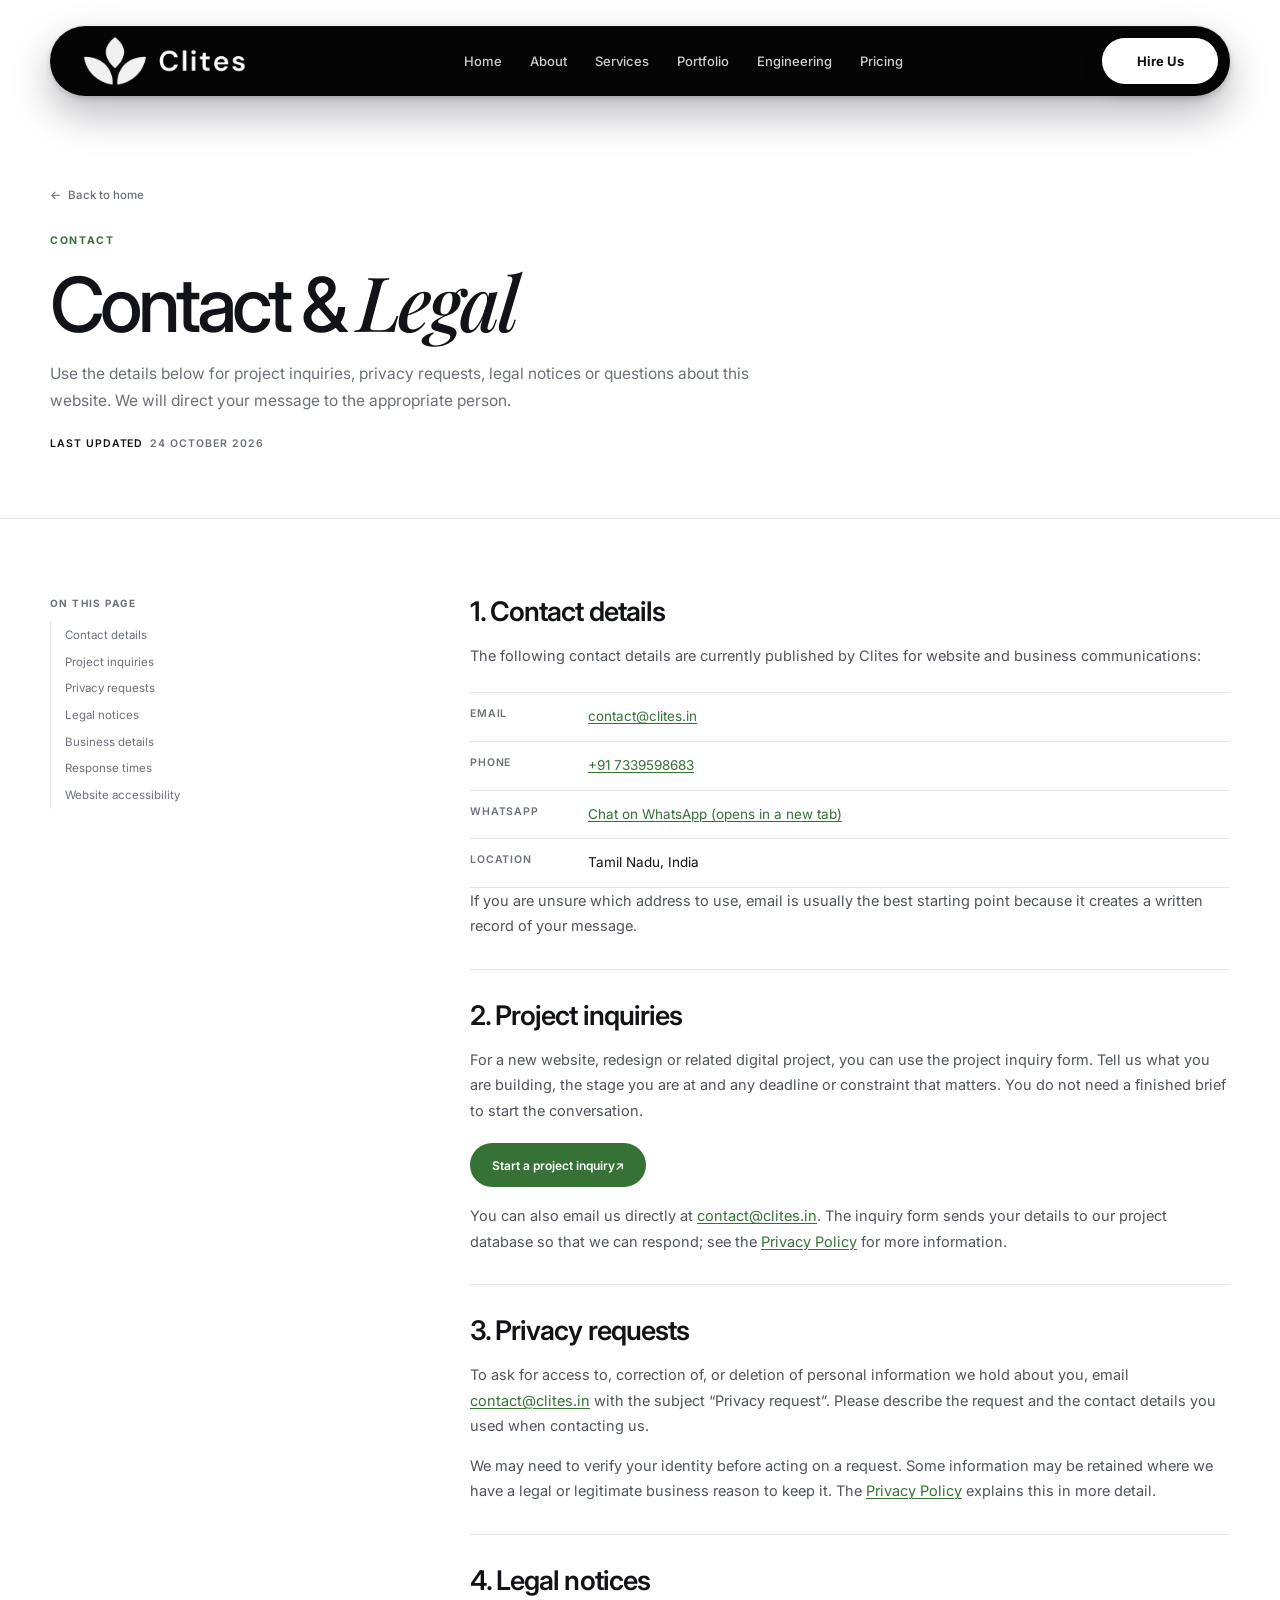
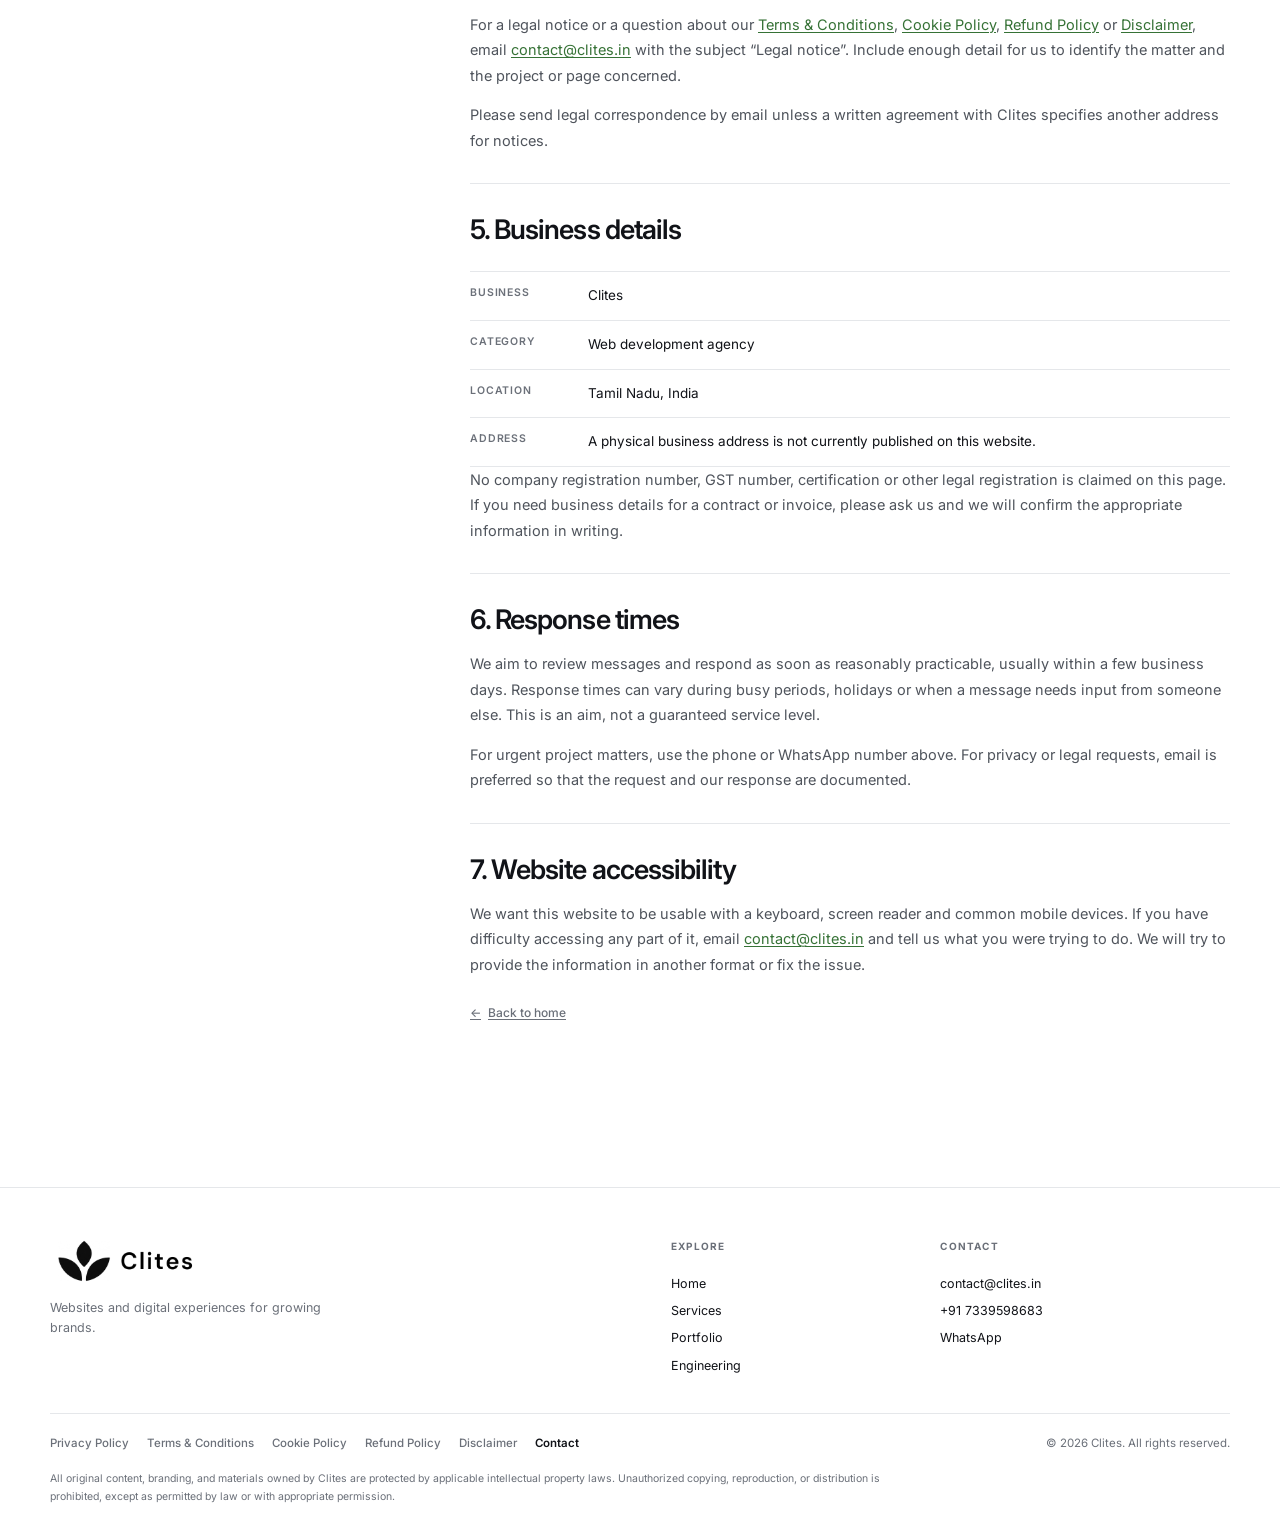
<file: contact.html>
<!DOCTYPE html>
<html lang="en">
<head>
  <meta charset="UTF-8" />
  <meta name="viewport" content="width=device-width, initial-scale=1.0" />
  <meta name="theme-color" content="#ffffff" />
  <meta name="description" content="Contact Clites about a website project, privacy request or legal matter. Current email, phone, WhatsApp and business-location details." />
  <title>Contact &amp; Legal Information | Clites</title>
  <meta property="og:type" content="website" />
  <meta property="og:title" content="Contact &amp; Legal Information | Clites" />
  <meta property="og:site_name" content="Clites" />
  <meta property="og:description" content="Contact Clites about a project, privacy request or legal matter." />
  <link rel="icon" type="image/png" sizes="32x32" href="img/clites-leaf.png" />
  <link rel="preconnect" href="https://fonts.googleapis.com" />
  <link rel="preconnect" href="https://fonts.gstatic.com" crossorigin />
  <link href="https://fonts.googleapis.com/css2?family=Inter:wght@400;500;600;700&amp;family=Playfair+Display:ital,wght@1,500;1,600&amp;display=swap" rel="stylesheet" />
  <link rel="stylesheet" href="engineering.css" />
  <link rel="stylesheet" href="inquiry-form.css" />
  <link rel="stylesheet" href="legal-footer.css" />
  <link rel="stylesheet" href="legal.css" />
</head>
<body class="legal-page">
  <a class="eng-skip" href="#legal-content">Skip to content</a>

  <div class="nav-wrap">
    <nav class="pill-nav" aria-label="Main navigation">
      <a class="brand" href="index.html" aria-label="Clites Home">
        <img class="header-logo" src="img/clites-logo-white.png" alt="Clites" />
      </a>
      <div class="nav-links">
        <a href="index.html">Home</a>
        <a href="index.html#about">About</a>
        <a href="service.html">Services</a>
        <a href="portfolio.html">Portfolio</a>
        <a href="engineering.html">Engineering</a>
        <a href="#contact-details">Pricing</a>
      </div>
      <button class="nav-toggle" id="navToggle" type="button" aria-label="Open menu" aria-expanded="false" aria-controls="mobileMenu">
        <span></span><span></span><span></span>
      </button>
      <a class="hire-button" href="index.html#contact" data-inquiry-open aria-haspopup="dialog">Hire Us</a>
    </nav>
    <nav class="mobile-menu" id="mobileMenu" aria-label="Mobile navigation">
      <a href="index.html">Home</a>
      <a href="index.html#about">About</a>
      <a href="service.html">Services</a>
      <a href="portfolio.html">Portfolio</a>
      <a href="engineering.html">Engineering</a>
      <a href="#contact-details">Pricing</a>
    </nav>
  </div>

  <main id="legal-content">
    <header class="legal-hero">
      <div class="eng-wrap">
        <a class="legal-back" href="index.html"><span aria-hidden="true">&larr;</span> Back to home</a>
        <p class="eng-eyebrow">Contact</p>
        <h1>Contact &amp; <em>Legal</em></h1>
        <p class="legal-intro">Use the details below for project inquiries, privacy requests, legal notices or questions about this website. We will direct your message to the appropriate person.</p>
        <p class="legal-meta"><strong>Last updated</strong> <time datetime="2026-10-24">24 October 2026</time></p>
      </div>
    </header>

    <div class="eng-wrap legal-layout">
      <aside class="legal-toc" aria-label="On this page">
        <h2>On this page</h2>
        <ol>
          <li><a href="#contact-details">Contact details</a></li>
          <li><a href="#project-inquiries">Project inquiries</a></li>
          <li><a href="#privacy-requests">Privacy requests</a></li>
          <li><a href="#legal-notices">Legal notices</a></li>
          <li><a href="#business-details">Business details</a></li>
          <li><a href="#response-times">Response times</a></li>
          <li><a href="#website-accessibility">Website accessibility</a></li>
        </ol>
      </aside>

      <article class="legal-content">
        <section id="contact-details" aria-labelledby="contact-details-title">
          <h2 id="contact-details-title">1. Contact details</h2>
          <p>The following contact details are currently published by Clites for website and business communications:</p>
          <dl class="legal-contact-list">
            <dt>Email</dt>
            <dd><a href="mailto:contact@clites.in">contact@clites.in</a></dd>
            <dt>Phone</dt>
            <dd><a href="tel:+917339598683">+91&nbsp;7339598683</a></dd>
            <dt>WhatsApp</dt>
            <dd><a href="https://wa.me/917339598683" target="_blank" rel="noopener">Chat on WhatsApp (opens in a new tab)</a></dd>
            <dt>Location</dt>
            <dd>Tamil Nadu, India</dd>
          </dl>
          <p>If you are unsure which address to use, email is usually the best starting point because it creates a written record of your message.</p>
        </section>

        <section id="project-inquiries" aria-labelledby="project-inquiries-title">
          <h2 id="project-inquiries-title">2. Project inquiries</h2>
          <p>For a new website, redesign or related digital project, you can use the project inquiry form. Tell us what you are building, the stage you are at and any deadline or constraint that matters. You do not need a finished brief to start the conversation.</p>
          <p><a class="legal-cta" href="index.html#contact" data-inquiry-open aria-haspopup="dialog">Start a project inquiry <span aria-hidden="true">&nearr;</span></a></p>
          <p>You can also email us directly at <a href="mailto:contact@clites.in?subject=Project%20inquiry">contact@clites.in</a>. The inquiry form sends your details to our project database so that we can respond; see the <a href="privacy-policy.html">Privacy Policy</a> for more information.</p>
        </section>

        <section id="privacy-requests" aria-labelledby="privacy-requests-title">
          <h2 id="privacy-requests-title">3. Privacy requests</h2>
          <p>To ask for access to, correction of, or deletion of personal information we hold about you, email <a href="mailto:contact@clites.in?subject=Privacy%20request">contact@clites.in</a> with the subject “Privacy request”. Please describe the request and the contact details you used when contacting us.</p>
          <p>We may need to verify your identity before acting on a request. Some information may be retained where we have a legal or legitimate business reason to keep it. The <a href="privacy-policy.html">Privacy Policy</a> explains this in more detail.</p>
        </section>

        <section id="legal-notices" aria-labelledby="legal-notices-title">
          <h2 id="legal-notices-title">4. Legal notices</h2>
          <p>For a legal notice or a question about our <a href="terms-and-conditions.html">Terms &amp; Conditions</a>, <a href="cookie-policy.html">Cookie Policy</a>, <a href="refund-policy.html">Refund Policy</a> or <a href="disclaimer.html">Disclaimer</a>, email <a href="mailto:contact@clites.in?subject=Legal%20notice">contact@clites.in</a> with the subject “Legal notice”. Include enough detail for us to identify the matter and the project or page concerned.</p>
          <p>Please send legal correspondence by email unless a written agreement with Clites specifies another address for notices.</p>
        </section>

        <section id="business-details" aria-labelledby="business-details-title">
          <h2 id="business-details-title">5. Business details</h2>
          <dl class="legal-contact-list">
            <dt>Business</dt>
            <dd>Clites</dd>
            <dt>Category</dt>
            <dd>Web development agency</dd>
            <dt>Location</dt>
            <dd>Tamil Nadu, India</dd>
            <dt>Address</dt>
            <dd>A physical business address is not currently published on this website.</dd>
          </dl>
          <p>No company registration number, GST number, certification or other legal registration is claimed on this page. If you need business details for a contract or invoice, please ask us and we will confirm the appropriate information in writing.</p>
        </section>

        <section id="response-times" aria-labelledby="response-times-title">
          <h2 id="response-times-title">6. Response times</h2>
          <p>We aim to review messages and respond as soon as reasonably practicable, usually within a few business days. Response times can vary during busy periods, holidays or when a message needs input from someone else. This is an aim, not a guaranteed service level.</p>
          <p>For urgent project matters, use the phone or WhatsApp number above. For privacy or legal requests, email is preferred so that the request and our response are documented.</p>
        </section>

        <section id="website-accessibility" aria-labelledby="website-accessibility-title">
          <h2 id="website-accessibility-title">7. Website accessibility</h2>
          <p>We want this website to be usable with a keyboard, screen reader and common mobile devices. If you have difficulty accessing any part of it, email <a href="mailto:contact@clites.in?subject=Website%20accessibility">contact@clites.in</a> and tell us what you were trying to do. We will try to provide the information in another format or fix the issue.</p>
          <p class="legal-back-bottom"><a href="index.html"><span aria-hidden="true">&larr;</span> Back to home</a></p>
        </section>
      </article>
    </div>
  </main>

  <footer class="eng-footer">
    <div class="eng-wrap eng-footer__inner">
      <div class="eng-footer__brand">
        <a href="index.html" aria-label="Clites Home">
          <img src="img/clites-logo-black.png" alt="Clites" />
        </a>
        <p>Websites and digital experiences for growing brands.</p>
      </div>
      <nav class="eng-footer__nav" aria-label="Footer navigation">
        <h2>Explore</h2>
        <a href="index.html">Home</a>
        <a href="service.html">Services</a>
        <a href="portfolio.html">Portfolio</a>
        <a href="engineering.html">Engineering</a>
      </nav>
      <div class="eng-footer__contact">
        <h2>Contact</h2>
        <a href="mailto:contact@clites.in">contact@clites.in</a>
        <a href="tel:+917339598683">+91&nbsp;7339598683</a>
        <a href="https://wa.me/917339598683" target="_blank" rel="noopener">WhatsApp</a>
      </div>
    </div>
    <div class="eng-wrap">
      <div class="site-legal">
        <nav class="site-legal__links" aria-label="Legal">
          <a href="privacy-policy.html">Privacy Policy</a>
          <a href="terms-and-conditions.html">Terms &amp; Conditions</a>
          <a href="cookie-policy.html">Cookie Policy</a>
          <a href="refund-policy.html">Refund Policy</a>
          <a href="disclaimer.html">Disclaimer</a>
          <a href="contact.html" aria-current="page">Contact</a>
        </nav>
        <p class="site-legal__copyright">&copy; <span data-current-year>2026</span> Clites. All rights reserved.</p>
        <p class="site-legal__notice">All original content, branding, and materials owned by Clites are protected by applicable intellectual property laws. Unauthorized copying, reproduction, or distribution is prohibited, except as permitted by law or with appropriate permission.</p>
      </div>
    </div>
  </footer>

  <script src="js/site-footer.js"></script>
  <script src="legal.js"></script>
  <script type="module" src="js/project-inquiry.js"></script>
</body>
</html>
</file>
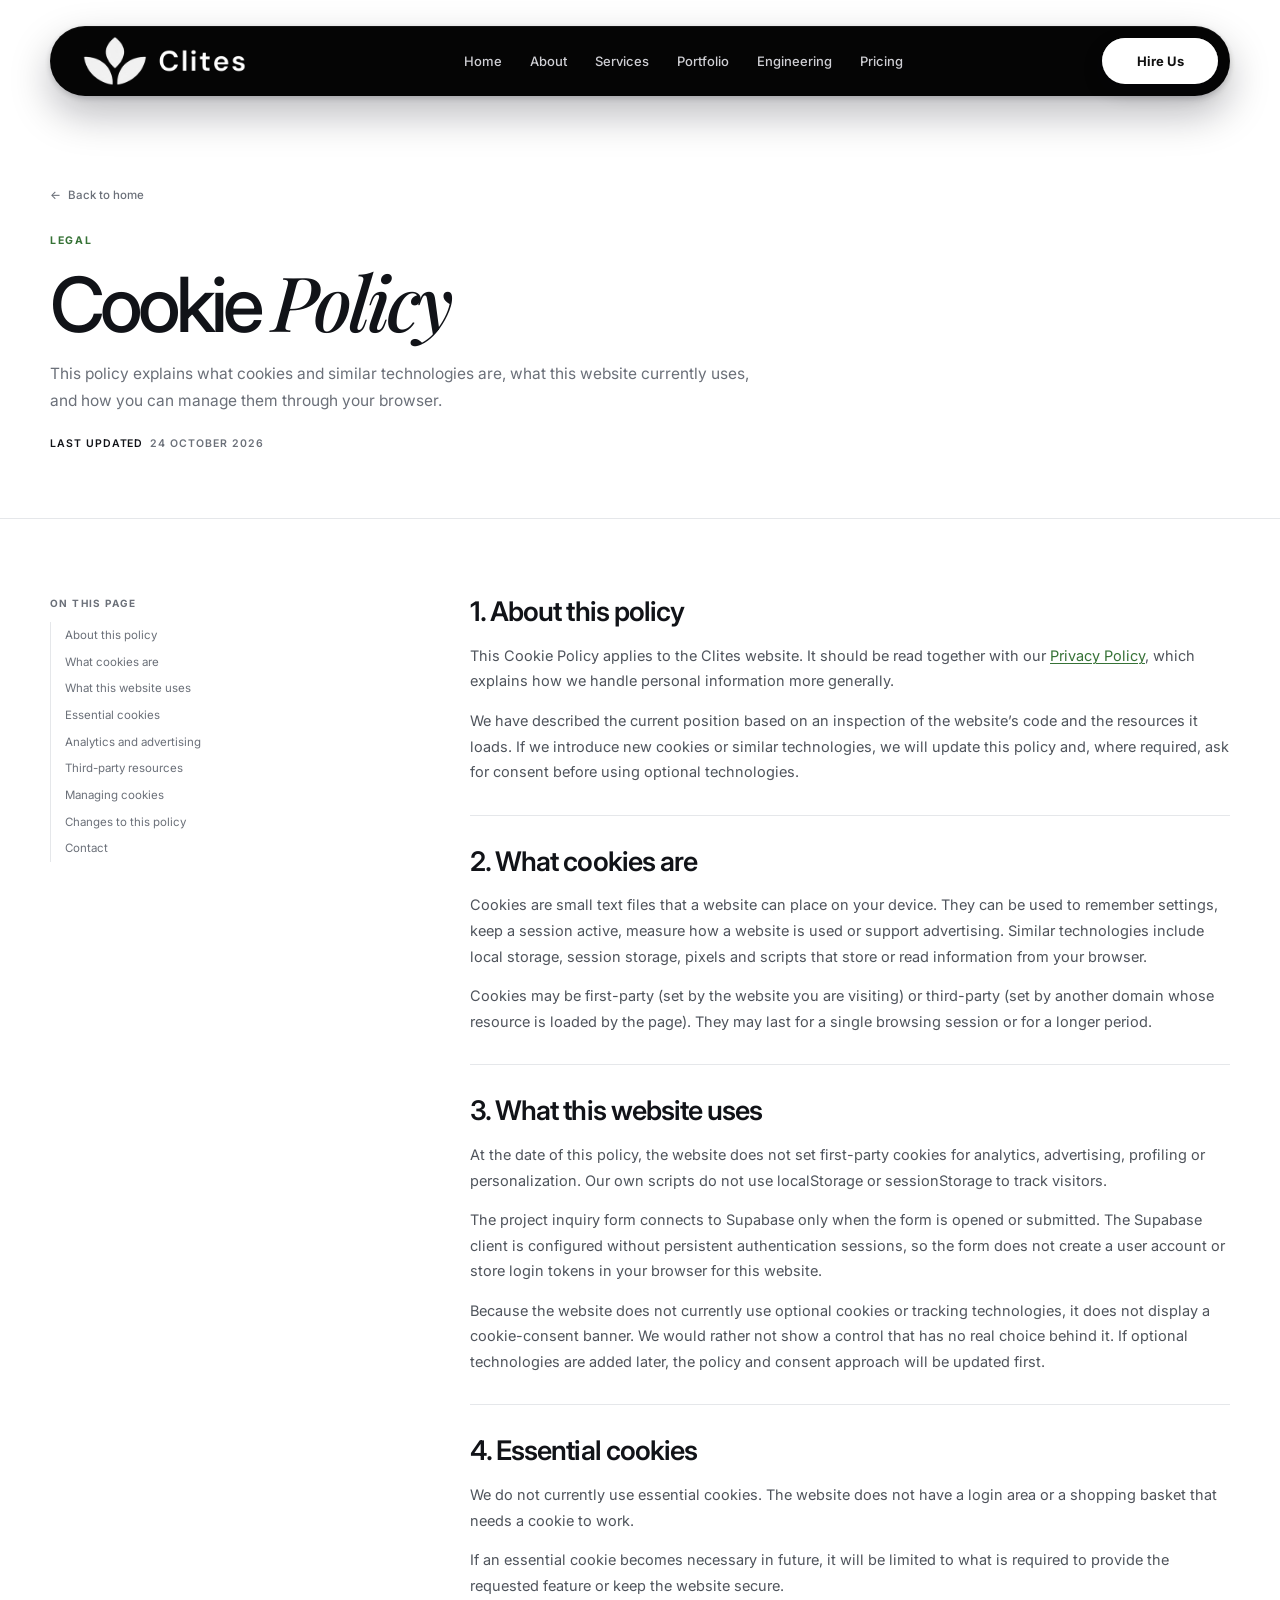
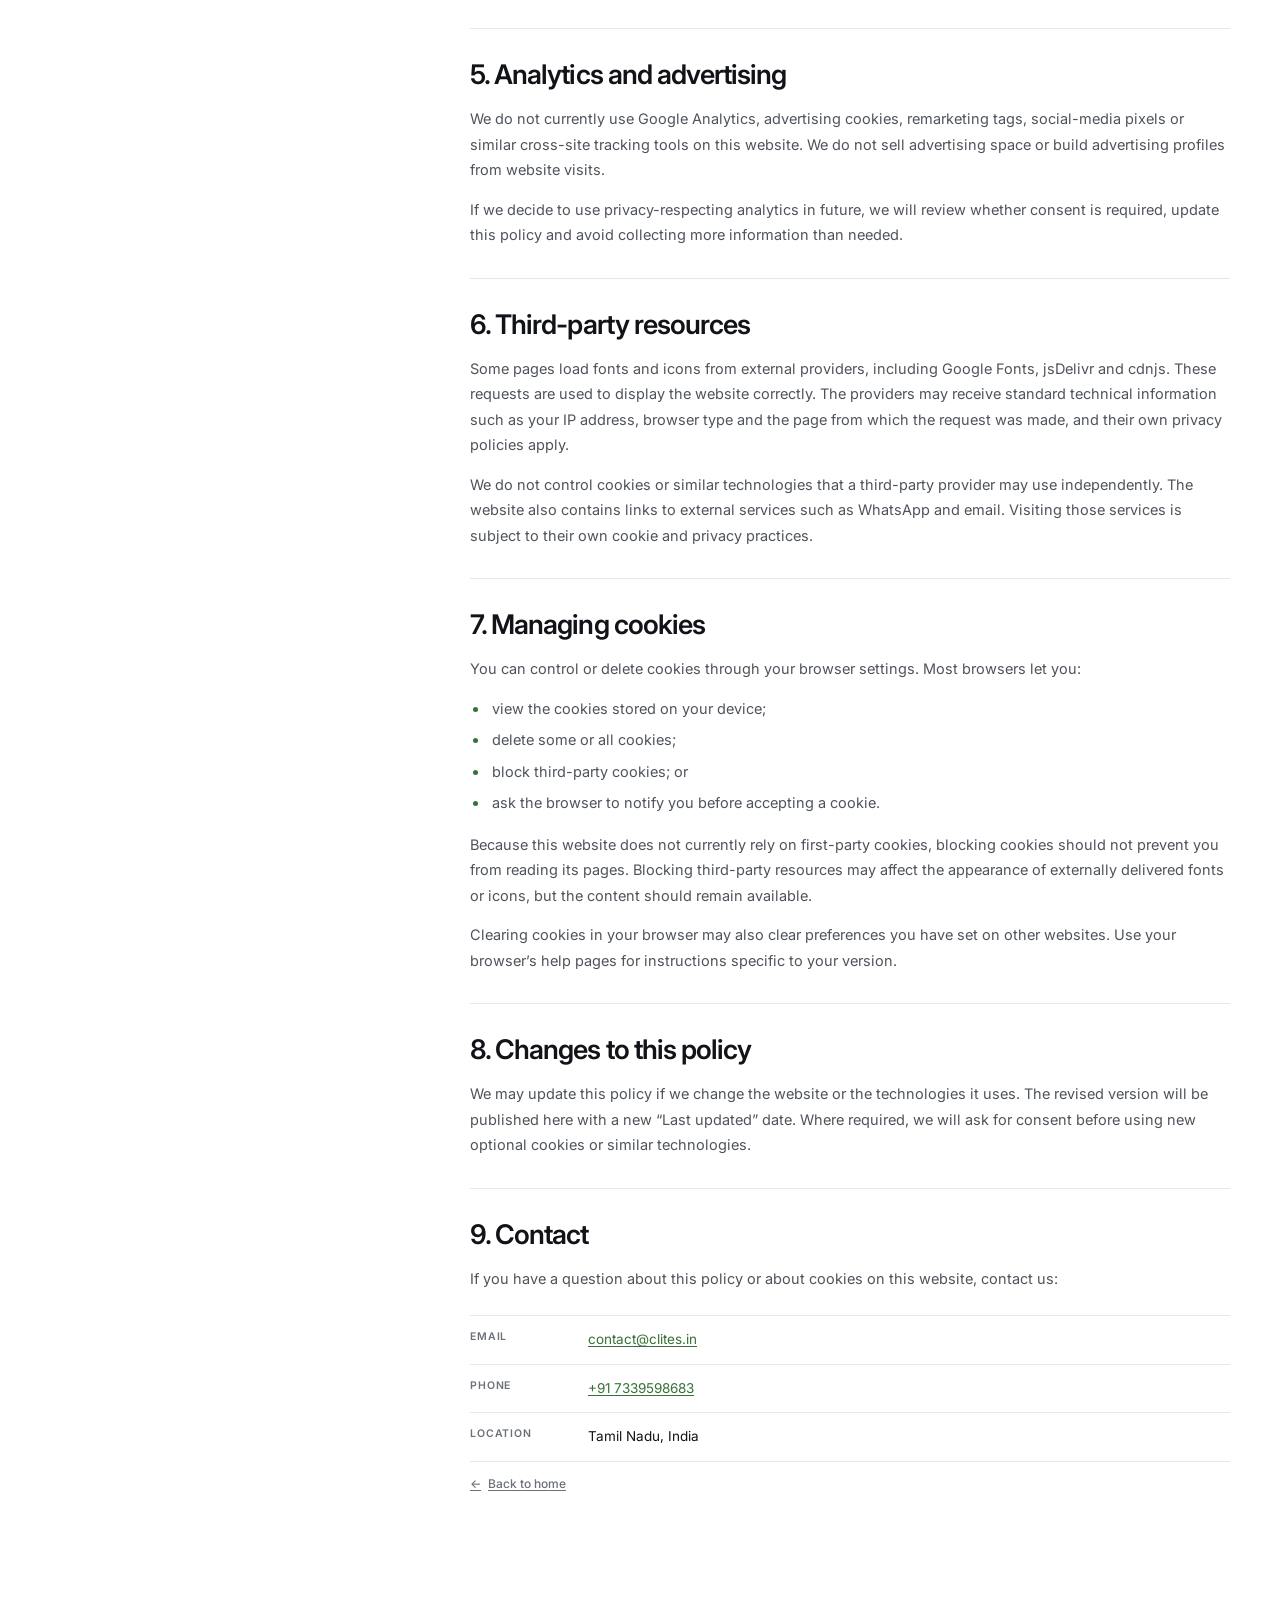
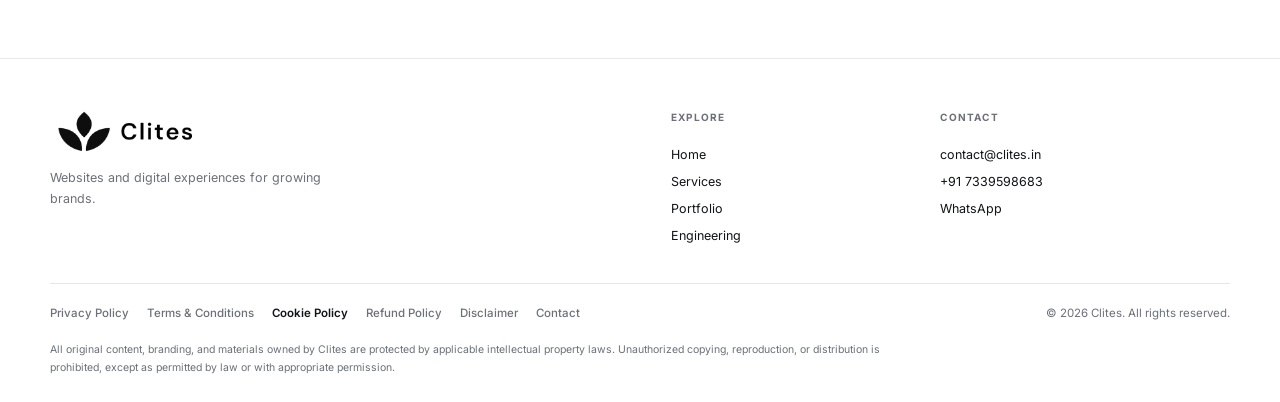
<file: cookie-policy.html>
<!DOCTYPE html>
<html lang="en">
<head>
  <meta charset="UTF-8" />
  <meta name="viewport" content="width=device-width, initial-scale=1.0" />
  <meta name="theme-color" content="#ffffff" />
  <meta name="description" content="What cookies and similar technologies are, what the Clites website currently uses, and how to manage cookies in your browser." />
  <title>Cookie Policy | Clites</title>
  <meta property="og:type" content="website" />
  <meta property="og:title" content="Cookie Policy | Clites" />
  <meta property="og:site_name" content="Clites" />
  <meta property="og:description" content="How cookies and similar technologies are used on the Clites website." />
  <link rel="icon" type="image/png" sizes="32x32" href="img/clites-leaf.png" />
  <link rel="preconnect" href="https://fonts.googleapis.com" />
  <link rel="preconnect" href="https://fonts.gstatic.com" crossorigin />
  <link href="https://fonts.googleapis.com/css2?family=Inter:wght@400;500;600;700&amp;family=Playfair+Display:ital,wght@1,500;1,600&amp;display=swap" rel="stylesheet" />
  <link rel="stylesheet" href="engineering.css" />
  <link rel="stylesheet" href="inquiry-form.css" />
  <link rel="stylesheet" href="legal-footer.css" />
  <link rel="stylesheet" href="legal.css" />
</head>
<body class="legal-page">
  <a class="eng-skip" href="#legal-content">Skip to content</a>

  <div class="nav-wrap">
    <nav class="pill-nav" aria-label="Main navigation">
      <a class="brand" href="index.html" aria-label="Clites Home">
        <img class="header-logo" src="img/clites-logo-white.png" alt="Clites" />
      </a>
      <div class="nav-links">
        <a href="index.html">Home</a>
        <a href="index.html#about">About</a>
        <a href="service.html">Services</a>
        <a href="portfolio.html">Portfolio</a>
        <a href="engineering.html">Engineering</a>
        <a href="#contact">Pricing</a>
      </div>
      <button class="nav-toggle" id="navToggle" type="button" aria-label="Open menu" aria-expanded="false" aria-controls="mobileMenu">
        <span></span><span></span><span></span>
      </button>
      <a class="hire-button" href="index.html#contact" data-inquiry-open aria-haspopup="dialog">Hire Us</a>
    </nav>
    <nav class="mobile-menu" id="mobileMenu" aria-label="Mobile navigation">
      <a href="index.html">Home</a>
      <a href="index.html#about">About</a>
      <a href="service.html">Services</a>
      <a href="portfolio.html">Portfolio</a>
      <a href="engineering.html">Engineering</a>
      <a href="#contact">Pricing</a>
    </nav>
  </div>

  <main id="legal-content">
    <header class="legal-hero">
      <div class="eng-wrap">
        <a class="legal-back" href="index.html"><span aria-hidden="true">&larr;</span> Back to home</a>
        <p class="eng-eyebrow">Legal</p>
        <h1>Cookie <em>Policy</em></h1>
        <p class="legal-intro">This policy explains what cookies and similar technologies are, what this website currently uses, and how you can manage them through your browser.</p>
        <p class="legal-meta"><strong>Last updated</strong> <time datetime="2026-10-24">24 October 2026</time></p>
      </div>
    </header>

    <div class="eng-wrap legal-layout">
      <aside class="legal-toc" aria-label="On this page">
        <h2>On this page</h2>
        <ol>
          <li><a href="#about-this-policy">About this policy</a></li>
          <li><a href="#what-are-cookies">What cookies are</a></li>
          <li><a href="#what-we-use">What this website uses</a></li>
          <li><a href="#essential-cookies">Essential cookies</a></li>
          <li><a href="#analytics-and-advertising">Analytics and advertising</a></li>
          <li><a href="#third-party-resources">Third-party resources</a></li>
          <li><a href="#managing-cookies">Managing cookies</a></li>
          <li><a href="#changes">Changes to this policy</a></li>
          <li><a href="#contact">Contact</a></li>
        </ol>
      </aside>

      <article class="legal-content">
        <section id="about-this-policy" aria-labelledby="about-this-policy-title">
          <h2 id="about-this-policy-title">1. About this policy</h2>
          <p>This Cookie Policy applies to the Clites website. It should be read together with our <a href="privacy-policy.html">Privacy Policy</a>, which explains how we handle personal information more generally.</p>
          <p>We have described the current position based on an inspection of the website’s code and the resources it loads. If we introduce new cookies or similar technologies, we will update this policy and, where required, ask for consent before using optional technologies.</p>
        </section>

        <section id="what-are-cookies" aria-labelledby="what-are-cookies-title">
          <h2 id="what-are-cookies-title">2. What cookies are</h2>
          <p>Cookies are small text files that a website can place on your device. They can be used to remember settings, keep a session active, measure how a website is used or support advertising. Similar technologies include local storage, session storage, pixels and scripts that store or read information from your browser.</p>
          <p>Cookies may be first-party (set by the website you are visiting) or third-party (set by another domain whose resource is loaded by the page). They may last for a single browsing session or for a longer period.</p>
        </section>

        <section id="what-we-use" aria-labelledby="what-we-use-title">
          <h2 id="what-we-use-title">3. What this website uses</h2>
          <p>At the date of this policy, the website does not set first-party cookies for analytics, advertising, profiling or personalization. Our own scripts do not use localStorage or sessionStorage to track visitors.</p>
          <p>The project inquiry form connects to Supabase only when the form is opened or submitted. The Supabase client is configured without persistent authentication sessions, so the form does not create a user account or store login tokens in your browser for this website.</p>
          <p>Because the website does not currently use optional cookies or tracking technologies, it does not display a cookie-consent banner. We would rather not show a control that has no real choice behind it. If optional technologies are added later, the policy and consent approach will be updated first.</p>
        </section>

        <section id="essential-cookies" aria-labelledby="essential-cookies-title">
          <h2 id="essential-cookies-title">4. Essential cookies</h2>
          <p>We do not currently use essential cookies. The website does not have a login area or a shopping basket that needs a cookie to work.</p>
          <p>If an essential cookie becomes necessary in future, it will be limited to what is required to provide the requested feature or keep the website secure.</p>
        </section>

        <section id="analytics-and-advertising" aria-labelledby="analytics-and-advertising-title">
          <h2 id="analytics-and-advertising-title">5. Analytics and advertising</h2>
          <p>We do not currently use Google Analytics, advertising cookies, remarketing tags, social-media pixels or similar cross-site tracking tools on this website. We do not sell advertising space or build advertising profiles from website visits.</p>
          <p>If we decide to use privacy-respecting analytics in future, we will review whether consent is required, update this policy and avoid collecting more information than needed.</p>
        </section>

        <section id="third-party-resources" aria-labelledby="third-party-resources-title">
          <h2 id="third-party-resources-title">6. Third-party resources</h2>
          <p>Some pages load fonts and icons from external providers, including Google Fonts, jsDelivr and cdnjs. These requests are used to display the website correctly. The providers may receive standard technical information such as your IP address, browser type and the page from which the request was made, and their own privacy policies apply.</p>
          <p>We do not control cookies or similar technologies that a third-party provider may use independently. The website also contains links to external services such as WhatsApp and email. Visiting those services is subject to their own cookie and privacy practices.</p>
        </section>

        <section id="managing-cookies" aria-labelledby="managing-cookies-title">
          <h2 id="managing-cookies-title">7. Managing cookies</h2>
          <p>You can control or delete cookies through your browser settings. Most browsers let you:</p>
          <ul>
            <li>view the cookies stored on your device;</li>
            <li>delete some or all cookies;</li>
            <li>block third-party cookies; or</li>
            <li>ask the browser to notify you before accepting a cookie.</li>
          </ul>
          <p>Because this website does not currently rely on first-party cookies, blocking cookies should not prevent you from reading its pages. Blocking third-party resources may affect the appearance of externally delivered fonts or icons, but the content should remain available.</p>
          <p>Clearing cookies in your browser may also clear preferences you have set on other websites. Use your browser’s help pages for instructions specific to your version.</p>
        </section>

        <section id="changes" aria-labelledby="changes-title">
          <h2 id="changes-title">8. Changes to this policy</h2>
          <p>We may update this policy if we change the website or the technologies it uses. The revised version will be published here with a new “Last updated” date. Where required, we will ask for consent before using new optional cookies or similar technologies.</p>
        </section>

        <section id="contact" aria-labelledby="contact-title">
          <h2 id="contact-title">9. Contact</h2>
          <p>If you have a question about this policy or about cookies on this website, contact us:</p>
          <dl class="legal-contact-list">
            <dt>Email</dt>
            <dd><a href="mailto:contact@clites.in?subject=Cookie%20question">contact@clites.in</a></dd>
            <dt>Phone</dt>
            <dd><a href="tel:+917339598683">+91&nbsp;7339598683</a></dd>
            <dt>Location</dt>
            <dd>Tamil Nadu, India</dd>
          </dl>
          <p class="legal-back-bottom"><a href="index.html"><span aria-hidden="true">&larr;</span> Back to home</a></p>
        </section>
      </article>
    </div>
  </main>

  <footer class="eng-footer">
    <div class="eng-wrap eng-footer__inner">
      <div class="eng-footer__brand">
        <a href="index.html" aria-label="Clites Home">
          <img src="img/clites-logo-black.png" alt="Clites" />
        </a>
        <p>Websites and digital experiences for growing brands.</p>
      </div>
      <nav class="eng-footer__nav" aria-label="Footer navigation">
        <h2>Explore</h2>
        <a href="index.html">Home</a>
        <a href="service.html">Services</a>
        <a href="portfolio.html">Portfolio</a>
        <a href="engineering.html">Engineering</a>
      </nav>
      <div class="eng-footer__contact">
        <h2>Contact</h2>
        <a href="mailto:contact@clites.in">contact@clites.in</a>
        <a href="tel:+917339598683">+91&nbsp;7339598683</a>
        <a href="https://wa.me/917339598683" target="_blank" rel="noopener">WhatsApp</a>
      </div>
    </div>
    <div class="eng-wrap">
      <div class="site-legal">
        <nav class="site-legal__links" aria-label="Legal">
          <a href="privacy-policy.html">Privacy Policy</a>
          <a href="terms-and-conditions.html">Terms &amp; Conditions</a>
          <a href="cookie-policy.html" aria-current="page">Cookie Policy</a>
          <a href="refund-policy.html">Refund Policy</a>
          <a href="disclaimer.html">Disclaimer</a>
          <a href="contact.html">Contact</a>
        </nav>
        <p class="site-legal__copyright">&copy; <span data-current-year>2026</span> Clites. All rights reserved.</p>
        <p class="site-legal__notice">All original content, branding, and materials owned by Clites are protected by applicable intellectual property laws. Unauthorized copying, reproduction, or distribution is prohibited, except as permitted by law or with appropriate permission.</p>
      </div>
    </div>
  </footer>

  <script src="js/site-footer.js"></script>
  <script src="legal.js"></script>
  <script type="module" src="js/project-inquiry.js"></script>
</body>
</html>
</file>
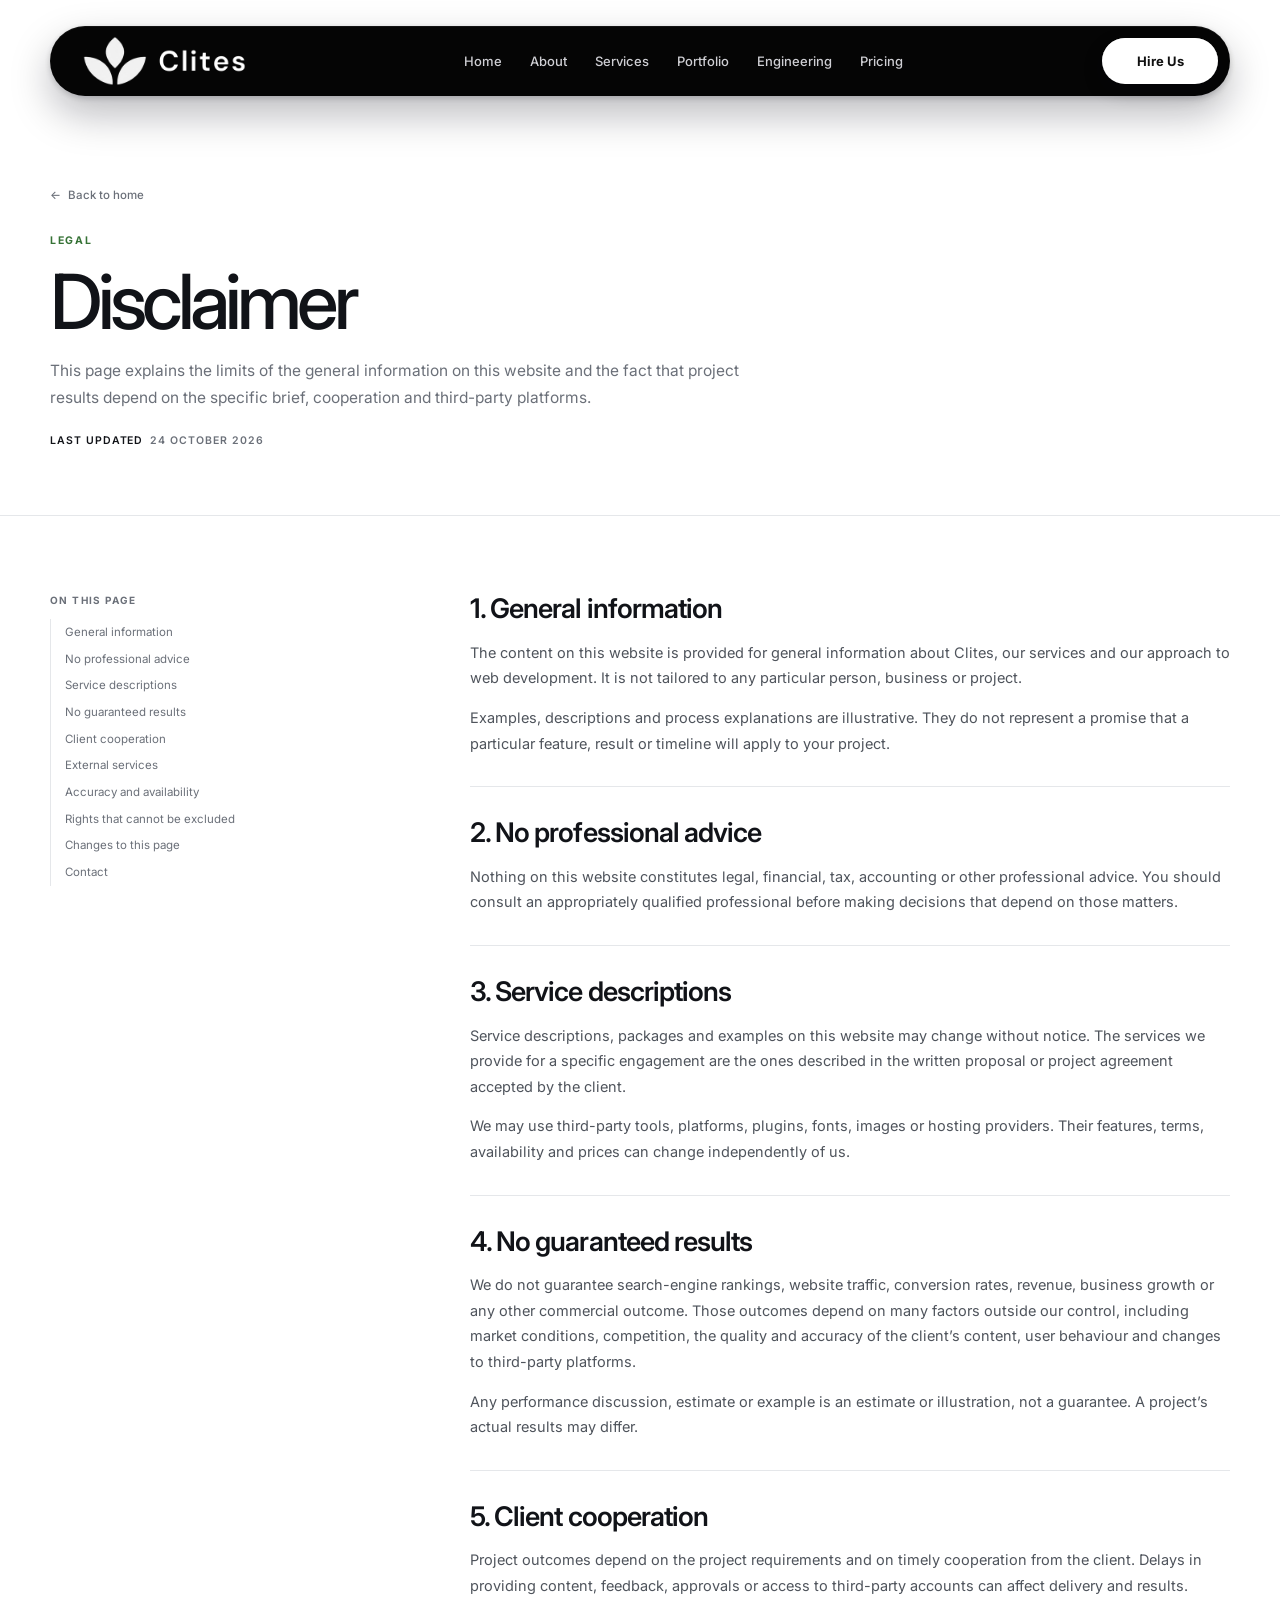
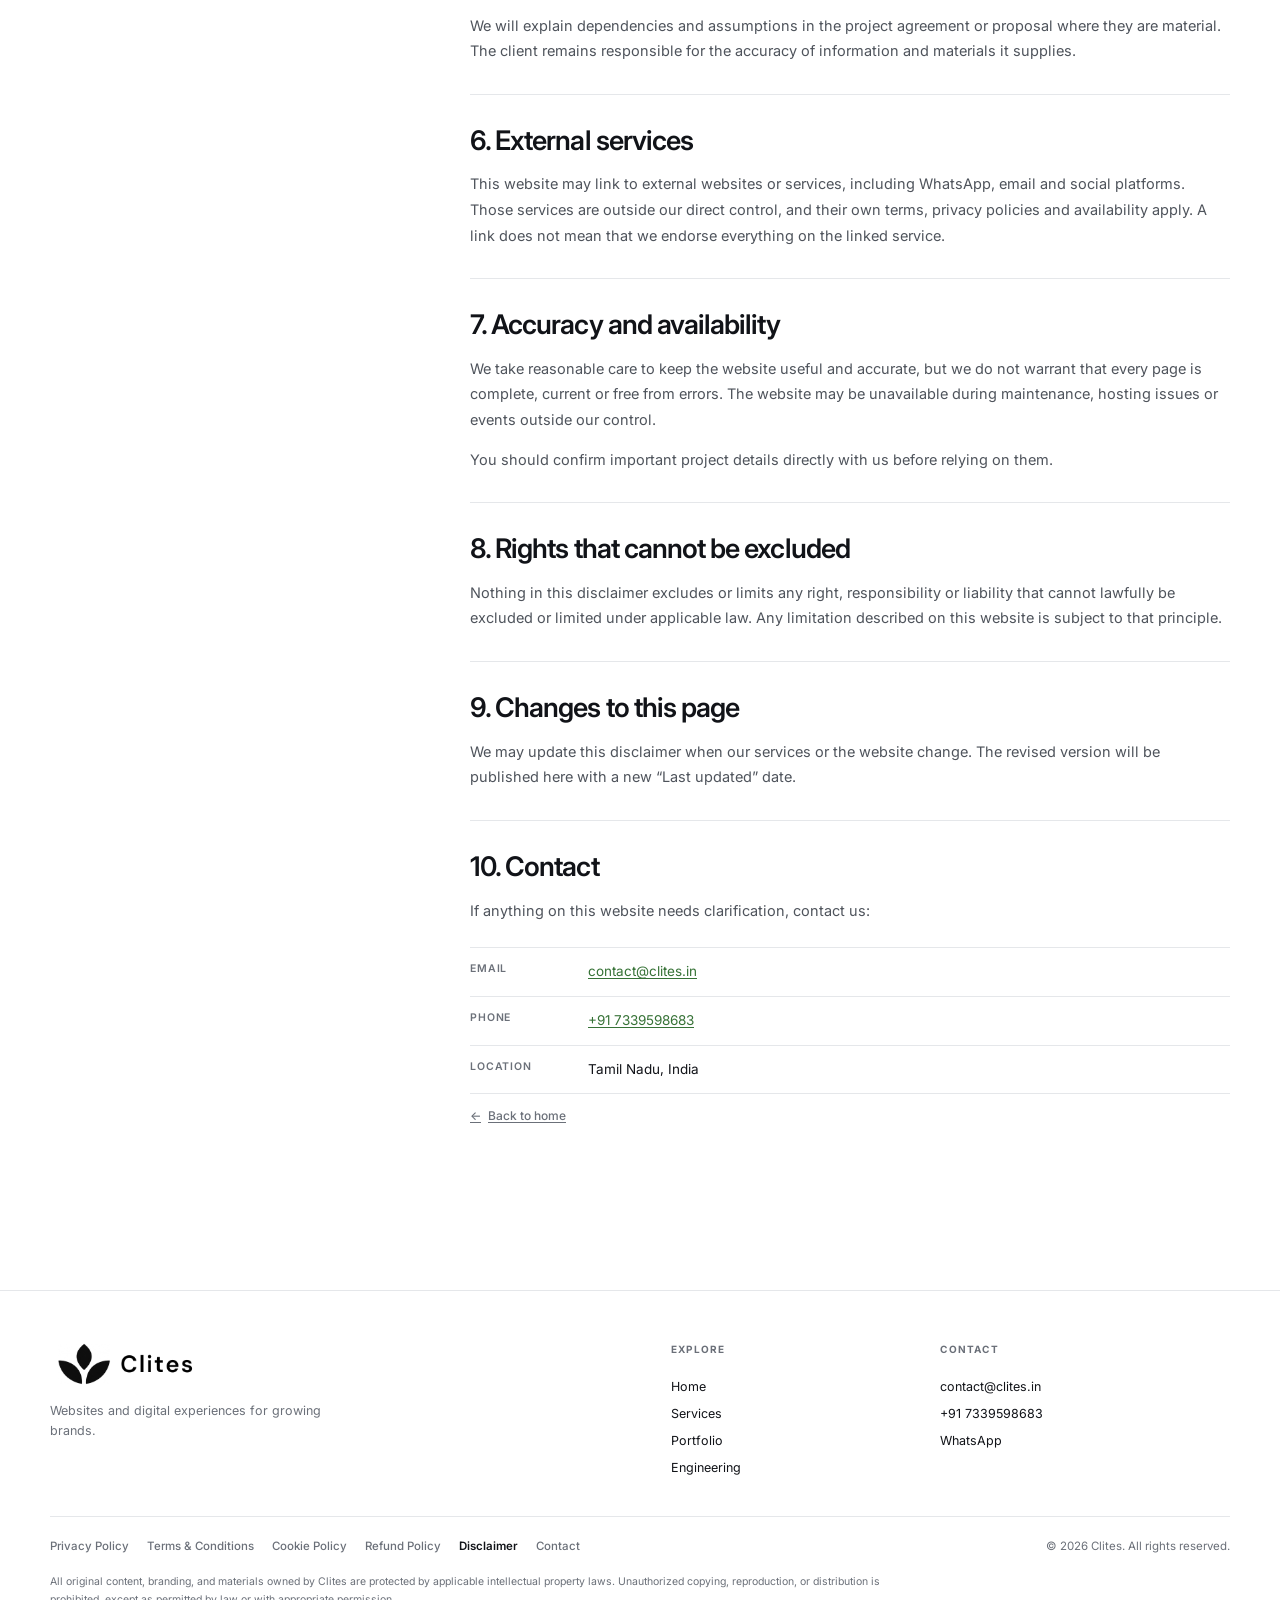
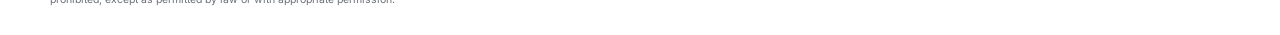
<file: disclaimer.html>
<!DOCTYPE html>
<html lang="en">
<head>
  <meta charset="UTF-8" />
  <meta name="viewport" content="width=device-width, initial-scale=1.0" />
  <meta name="theme-color" content="#ffffff" />
  <meta name="description" content="General information and disclaimer for the Clites website, including limits on service descriptions and project outcomes." />
  <title>Disclaimer | Clites</title>
  <meta property="og:type" content="website" />
  <meta property="og:title" content="Disclaimer | Clites" />
  <meta property="og:site_name" content="Clites" />
  <meta property="og:description" content="Important information about the limits of the content and service descriptions on the Clites website." />
  <link rel="icon" type="image/png" sizes="32x32" href="img/clites-leaf.png" />
  <link rel="preconnect" href="https://fonts.googleapis.com" />
  <link rel="preconnect" href="https://fonts.gstatic.com" crossorigin />
  <link href="https://fonts.googleapis.com/css2?family=Inter:wght@400;500;600;700&amp;family=Playfair+Display:ital,wght@1,500;1,600&amp;display=swap" rel="stylesheet" />
  <link rel="stylesheet" href="engineering.css" />
  <link rel="stylesheet" href="inquiry-form.css" />
  <link rel="stylesheet" href="legal-footer.css" />
  <link rel="stylesheet" href="legal.css" />
</head>
<body class="legal-page">
  <a class="eng-skip" href="#legal-content">Skip to content</a>

  <div class="nav-wrap">
    <nav class="pill-nav" aria-label="Main navigation">
      <a class="brand" href="index.html" aria-label="Clites Home">
        <img class="header-logo" src="img/clites-logo-white.png" alt="Clites" />
      </a>
      <div class="nav-links">
        <a href="index.html">Home</a>
        <a href="index.html#about">About</a>
        <a href="service.html">Services</a>
        <a href="portfolio.html">Portfolio</a>
        <a href="engineering.html">Engineering</a>
        <a href="#contact">Pricing</a>
      </div>
      <button class="nav-toggle" id="navToggle" type="button" aria-label="Open menu" aria-expanded="false" aria-controls="mobileMenu">
        <span></span><span></span><span></span>
      </button>
      <a class="hire-button" href="index.html#contact" data-inquiry-open aria-haspopup="dialog">Hire Us</a>
    </nav>
    <nav class="mobile-menu" id="mobileMenu" aria-label="Mobile navigation">
      <a href="index.html">Home</a>
      <a href="index.html#about">About</a>
      <a href="service.html">Services</a>
      <a href="portfolio.html">Portfolio</a>
      <a href="engineering.html">Engineering</a>
      <a href="#contact">Pricing</a>
    </nav>
  </div>

  <main id="legal-content">
    <header class="legal-hero">
      <div class="eng-wrap">
        <a class="legal-back" href="index.html"><span aria-hidden="true">&larr;</span> Back to home</a>
        <p class="eng-eyebrow">Legal</p>
        <h1>Disclaimer</h1>
        <p class="legal-intro">This page explains the limits of the general information on this website and the fact that project results depend on the specific brief, cooperation and third-party platforms.</p>
        <p class="legal-meta"><strong>Last updated</strong> <time datetime="2026-10-24">24 October 2026</time></p>
      </div>
    </header>

    <div class="eng-wrap legal-layout">
      <aside class="legal-toc" aria-label="On this page">
        <h2>On this page</h2>
        <ol>
          <li><a href="#general-information">General information</a></li>
          <li><a href="#no-professional-advice">No professional advice</a></li>
          <li><a href="#service-descriptions">Service descriptions</a></li>
          <li><a href="#no-guaranteed-results">No guaranteed results</a></li>
          <li><a href="#client-cooperation">Client cooperation</a></li>
          <li><a href="#external-services">External services</a></li>
          <li><a href="#accuracy">Accuracy and availability</a></li>
          <li><a href="#rights">Rights that cannot be excluded</a></li>
          <li><a href="#changes">Changes to this page</a></li>
          <li><a href="#contact">Contact</a></li>
        </ol>
      </aside>

      <article class="legal-content">
        <section id="general-information" aria-labelledby="general-information-title">
          <h2 id="general-information-title">1. General information</h2>
          <p>The content on this website is provided for general information about Clites, our services and our approach to web development. It is not tailored to any particular person, business or project.</p>
          <p>Examples, descriptions and process explanations are illustrative. They do not represent a promise that a particular feature, result or timeline will apply to your project.</p>
        </section>

        <section id="no-professional-advice" aria-labelledby="no-professional-advice-title">
          <h2 id="no-professional-advice-title">2. No professional advice</h2>
          <p>Nothing on this website constitutes legal, financial, tax, accounting or other professional advice. You should consult an appropriately qualified professional before making decisions that depend on those matters.</p>
        </section>

        <section id="service-descriptions" aria-labelledby="service-descriptions-title">
          <h2 id="service-descriptions-title">3. Service descriptions</h2>
          <p>Service descriptions, packages and examples on this website may change without notice. The services we provide for a specific engagement are the ones described in the written proposal or project agreement accepted by the client.</p>
          <p>We may use third-party tools, platforms, plugins, fonts, images or hosting providers. Their features, terms, availability and prices can change independently of us.</p>
        </section>

        <section id="no-guaranteed-results" aria-labelledby="no-guaranteed-results-title">
          <h2 id="no-guaranteed-results-title">4. No guaranteed results</h2>
          <p>We do not guarantee search-engine rankings, website traffic, conversion rates, revenue, business growth or any other commercial outcome. Those outcomes depend on many factors outside our control, including market conditions, competition, the quality and accuracy of the client’s content, user behaviour and changes to third-party platforms.</p>
          <p>Any performance discussion, estimate or example is an estimate or illustration, not a guarantee. A project’s actual results may differ.</p>
        </section>

        <section id="client-cooperation" aria-labelledby="client-cooperation-title">
          <h2 id="client-cooperation-title">5. Client cooperation</h2>
          <p>Project outcomes depend on the project requirements and on timely cooperation from the client. Delays in providing content, feedback, approvals or access to third-party accounts can affect delivery and results.</p>
          <p>We will explain dependencies and assumptions in the project agreement or proposal where they are material. The client remains responsible for the accuracy of information and materials it supplies.</p>
        </section>

        <section id="external-services" aria-labelledby="external-services-title">
          <h2 id="external-services-title">6. External services</h2>
          <p>This website may link to external websites or services, including WhatsApp, email and social platforms. Those services are outside our direct control, and their own terms, privacy policies and availability apply. A link does not mean that we endorse everything on the linked service.</p>
        </section>

        <section id="accuracy" aria-labelledby="accuracy-title">
          <h2 id="accuracy-title">7. Accuracy and availability</h2>
          <p>We take reasonable care to keep the website useful and accurate, but we do not warrant that every page is complete, current or free from errors. The website may be unavailable during maintenance, hosting issues or events outside our control.</p>
          <p>You should confirm important project details directly with us before relying on them.</p>
        </section>

        <section id="rights" aria-labelledby="rights-title">
          <h2 id="rights-title">8. Rights that cannot be excluded</h2>
          <p>Nothing in this disclaimer excludes or limits any right, responsibility or liability that cannot lawfully be excluded or limited under applicable law. Any limitation described on this website is subject to that principle.</p>
        </section>

        <section id="changes" aria-labelledby="changes-title">
          <h2 id="changes-title">9. Changes to this page</h2>
          <p>We may update this disclaimer when our services or the website change. The revised version will be published here with a new “Last updated” date.</p>
        </section>

        <section id="contact" aria-labelledby="contact-title">
          <h2 id="contact-title">10. Contact</h2>
          <p>If anything on this website needs clarification, contact us:</p>
          <dl class="legal-contact-list">
            <dt>Email</dt>
            <dd><a href="mailto:contact@clites.in?subject=Website%20question">contact@clites.in</a></dd>
            <dt>Phone</dt>
            <dd><a href="tel:+917339598683">+91&nbsp;7339598683</a></dd>
            <dt>Location</dt>
            <dd>Tamil Nadu, India</dd>
          </dl>
          <p class="legal-back-bottom"><a href="index.html"><span aria-hidden="true">&larr;</span> Back to home</a></p>
        </section>
      </article>
    </div>
  </main>

  <footer class="eng-footer">
    <div class="eng-wrap eng-footer__inner">
      <div class="eng-footer__brand">
        <a href="index.html" aria-label="Clites Home">
          <img src="img/clites-logo-black.png" alt="Clites" />
        </a>
        <p>Websites and digital experiences for growing brands.</p>
      </div>
      <nav class="eng-footer__nav" aria-label="Footer navigation">
        <h2>Explore</h2>
        <a href="index.html">Home</a>
        <a href="service.html">Services</a>
        <a href="portfolio.html">Portfolio</a>
        <a href="engineering.html">Engineering</a>
      </nav>
      <div class="eng-footer__contact">
        <h2>Contact</h2>
        <a href="mailto:contact@clites.in">contact@clites.in</a>
        <a href="tel:+917339598683">+91&nbsp;7339598683</a>
        <a href="https://wa.me/917339598683" target="_blank" rel="noopener">WhatsApp</a>
      </div>
    </div>
    <div class="eng-wrap">
      <div class="site-legal">
        <nav class="site-legal__links" aria-label="Legal">
          <a href="privacy-policy.html">Privacy Policy</a>
          <a href="terms-and-conditions.html">Terms &amp; Conditions</a>
          <a href="cookie-policy.html">Cookie Policy</a>
          <a href="refund-policy.html">Refund Policy</a>
          <a href="disclaimer.html" aria-current="page">Disclaimer</a>
          <a href="contact.html">Contact</a>
        </nav>
        <p class="site-legal__copyright">&copy; <span data-current-year>2026</span> Clites. All rights reserved.</p>
        <p class="site-legal__notice">All original content, branding, and materials owned by Clites are protected by applicable intellectual property laws. Unauthorized copying, reproduction, or distribution is prohibited, except as permitted by law or with appropriate permission.</p>
      </div>
    </div>
  </footer>

  <script src="js/site-footer.js"></script>
  <script src="legal.js"></script>
  <script type="module" src="js/project-inquiry.js"></script>
</body>
</html>
</file>
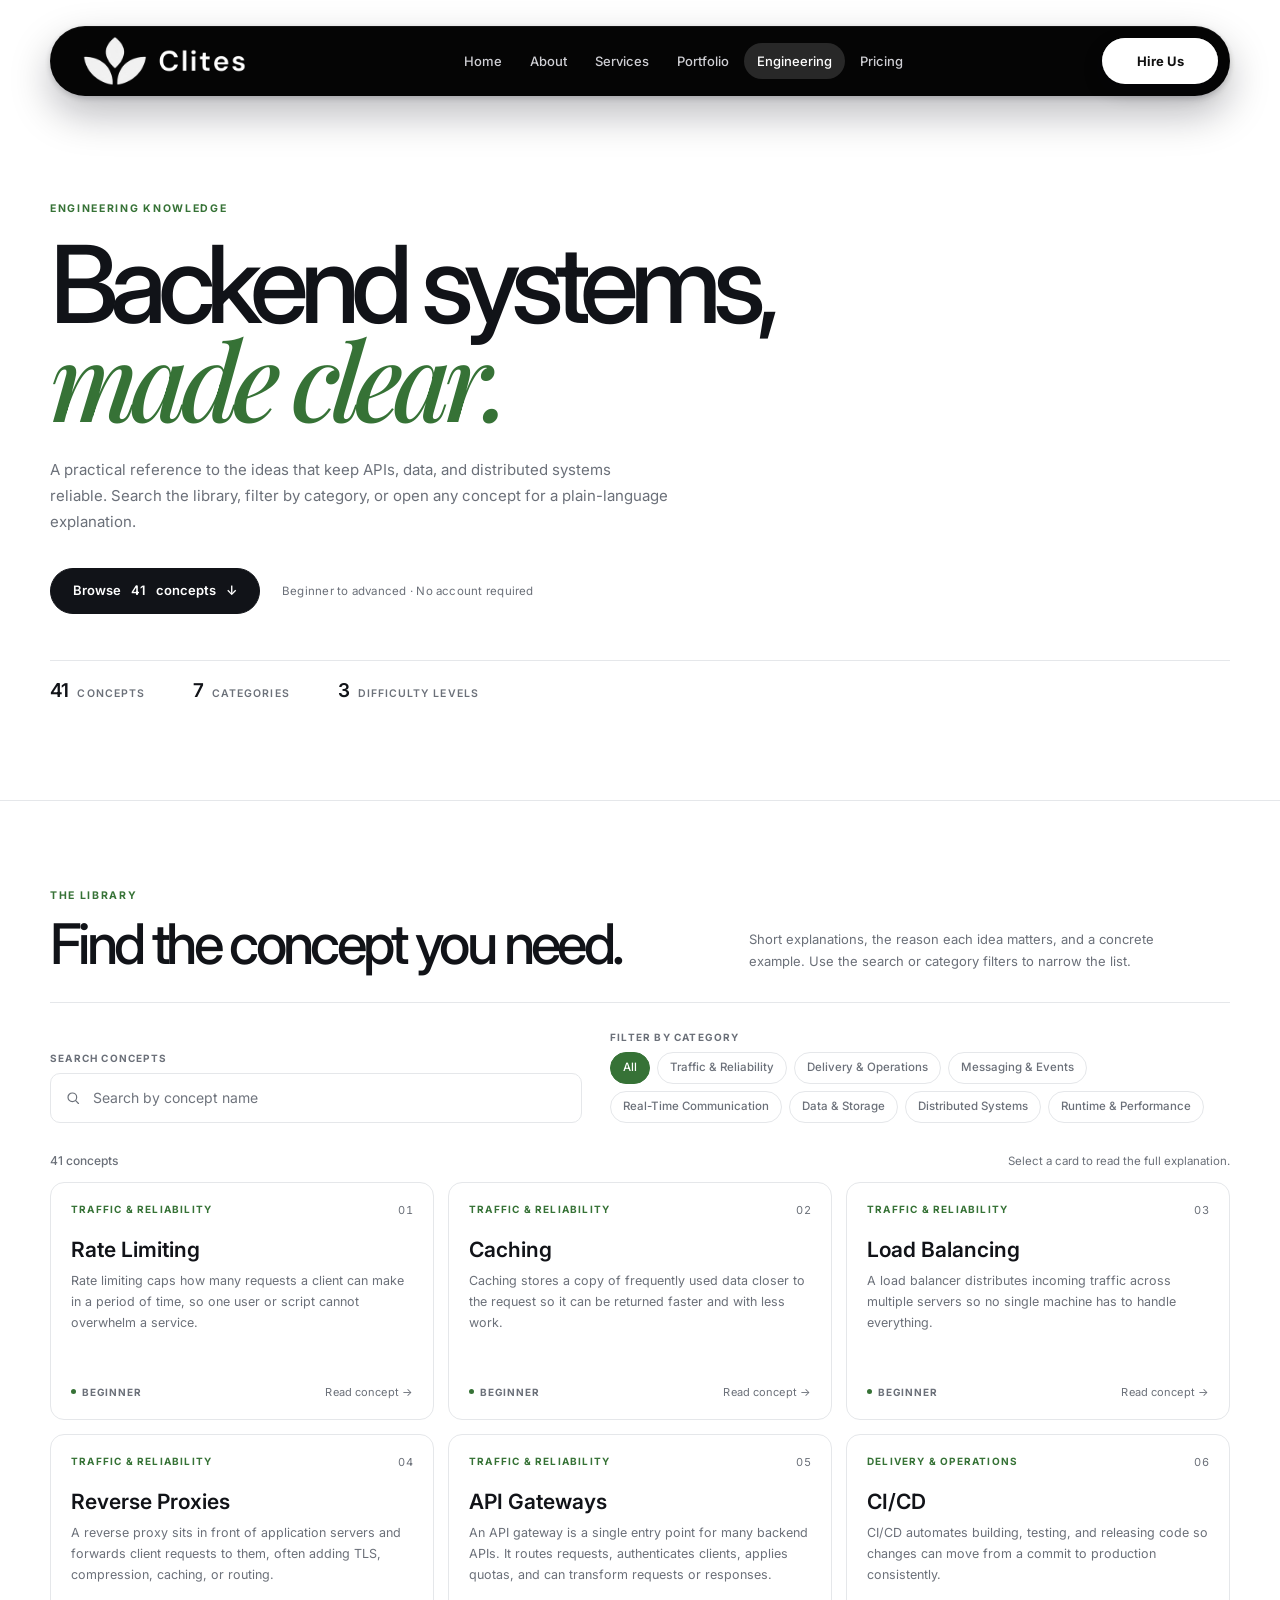
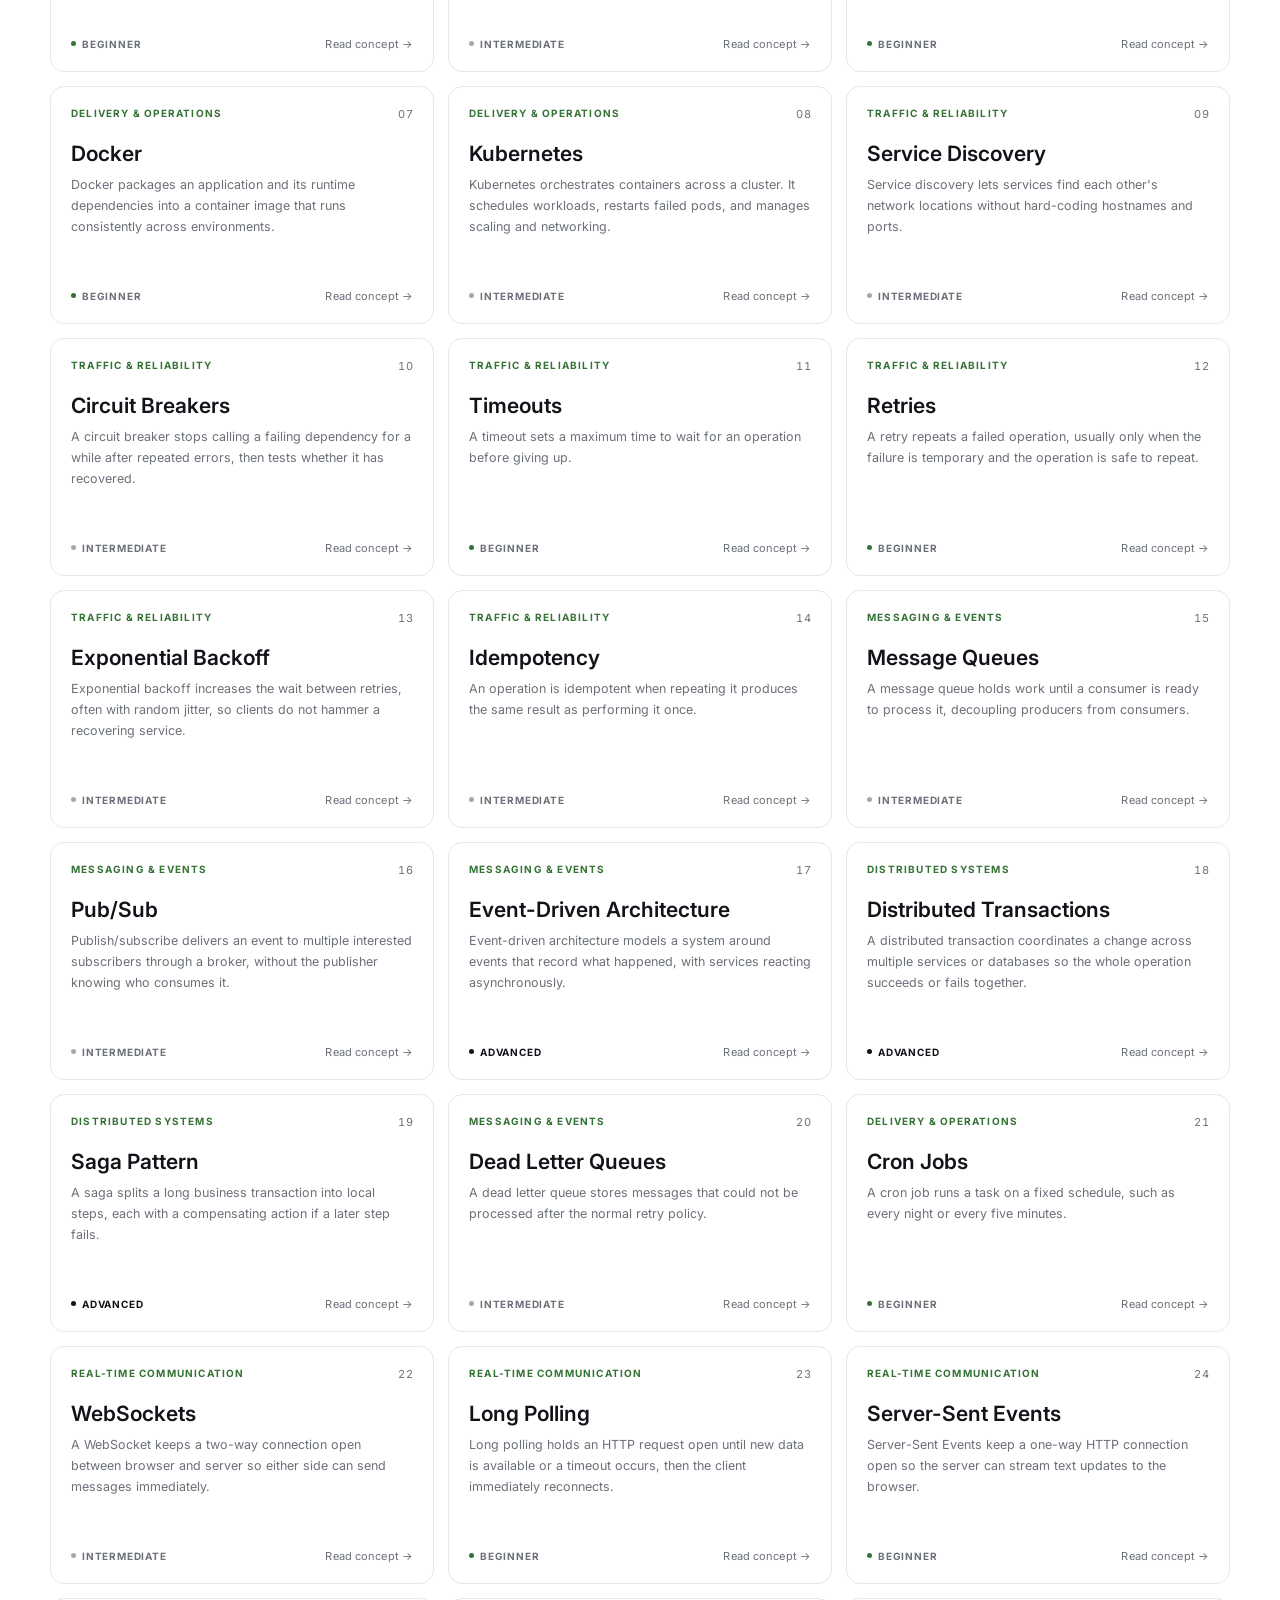
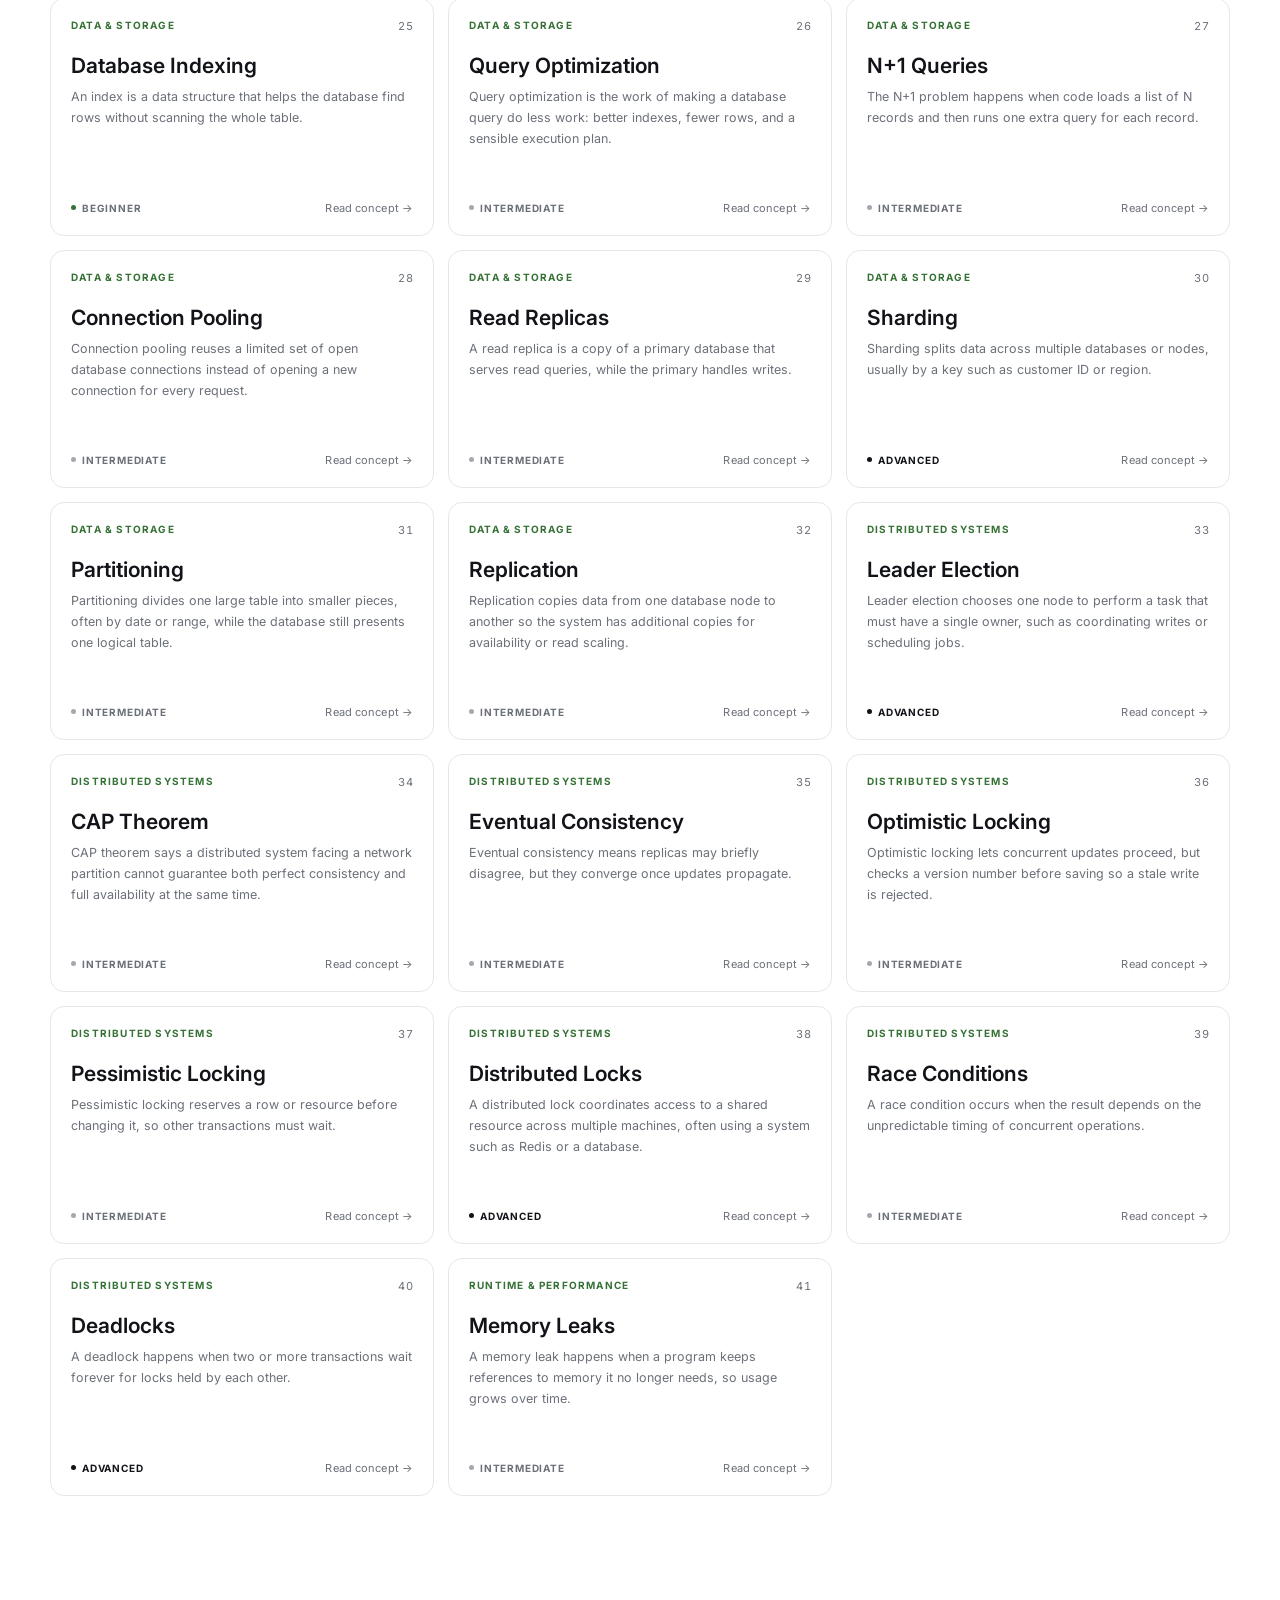
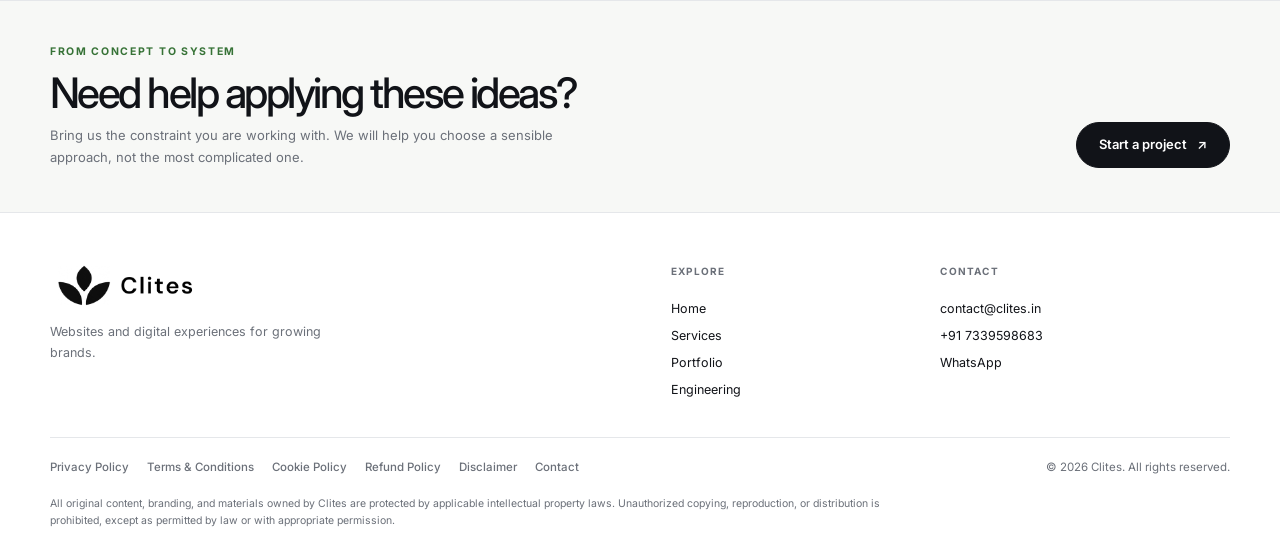
<file: engineering.html>
<!DOCTYPE html>
<html lang="en">
<head>
  <meta charset="UTF-8" />
  <meta name="viewport" content="width=device-width, initial-scale=1.0" />
  <meta name="theme-color" content="#ffffff" />
  <meta name="description" content="A practical reference to 41 backend engineering and system design concepts, from rate limiting and caching to distributed locks and memory leaks." />
  <title>Engineering Knowledge | Clites</title>
  <meta property="og:type" content="website" />
  <meta property="og:title" content="Engineering Knowledge | Clites" />
  <meta property="og:site_name" content="Clites" />
  <meta property="og:description" content="Plain-language explanations of 41 backend engineering and system design concepts." />
  <link rel="icon" type="image/png" sizes="32x32" href="img/clites-leaf.png" />
  <link rel="preconnect" href="https://fonts.googleapis.com" />
  <link rel="preconnect" href="https://fonts.gstatic.com" crossorigin />
  <link href="https://fonts.googleapis.com/css2?family=Inter:wght@400;500;600;700&family=Playfair+Display:ital,wght@1,500;1,600&display=swap" rel="stylesheet" />
  <link rel="stylesheet" href="engineering.css" />
  <link rel="stylesheet" href="inquiry-form.css" />
  <link rel="stylesheet" href="legal-footer.css" />
</head>
<body>
  <a class="eng-skip" href="#concepts">Skip to concepts</a>

  <div class="nav-wrap">
    <nav class="pill-nav" aria-label="Main navigation">
      <a class="brand" href="index.html" aria-label="Clites Home">
        <img class="header-logo" src="img/clites-logo-white.png" alt="Clites" />
      </a>
      <div class="nav-links">
        <a href="index.html">Home</a>
        <a href="index.html#about">About</a>
        <a href="service.html">Services</a>
        <a href="portfolio.html">Portfolio</a>
        <a href="engineering.html" class="active" aria-current="page">Engineering</a>
        <a href="#contact">Pricing</a>
      </div>
      <button class="nav-toggle" id="navToggle" type="button" aria-label="Open menu" aria-expanded="false" aria-controls="mobileMenu">
        <span></span><span></span><span></span>
      </button>
      <a class="hire-button" href="index.html#contact" data-inquiry-open aria-haspopup="dialog">Hire Us</a>
    </nav>
    <div class="mobile-menu" id="mobileMenu">
      <a href="index.html">Home</a>
      <a href="index.html#about">About</a>
      <a href="service.html">Services</a>
      <a href="portfolio.html">Portfolio</a>
      <a href="engineering.html" class="active" aria-current="page">Engineering</a>
      <a href="#contact">Pricing</a>
    </div>
  </div>

  <main id="top">
    <section class="eng-hero" aria-labelledby="eng-title">
      <div class="eng-wrap">
        <p class="eng-eyebrow">Engineering knowledge</p>
        <h1 id="eng-title">Backend systems, <br /><em>made clear.</em></h1>
        <p class="eng-lede">A practical reference to the ideas that keep APIs, data, and distributed systems reliable. Search the library, filter by category, or open any concept for a plain-language explanation.</p>
        <div class="eng-hero__actions">
          <a class="eng-button eng-button--primary" href="#concepts">Browse <span data-eng-total>41</span> concepts <span aria-hidden="true">&darr;</span></a>
          <span class="eng-hero__note">Beginner to advanced &middot; No account required</span>
        </div>
        <ul class="eng-stats" aria-label="Library summary">
          <li><strong data-eng-total>41</strong><span>concepts</span></li>
          <li><strong data-eng-categories>7</strong><span>categories</span></li>
          <li><strong data-eng-levels>3</strong><span>difficulty levels</span></li>
        </ul>
      </div>
    </section>

    <section class="eng-library" id="concepts" aria-labelledby="library-title">
      <div class="eng-wrap">
        <div class="eng-section-head">
          <div>
            <p class="eng-eyebrow">The library</p>
            <h2 id="library-title">Find the concept you need.</h2>
          </div>
          <p class="eng-section-head__copy">Short explanations, the reason each idea matters, and a concrete example. Use the search or category filters to narrow the list.</p>
        </div>

        <div class="eng-toolbar">
          <div class="eng-search">
            <label for="concept-search">Search concepts</label>
            <div class="eng-search__field">
              <svg viewBox="0 0 24 24" width="16" height="16" fill="none" stroke="currentColor" stroke-width="1.8" stroke-linecap="round" aria-hidden="true">
                <circle cx="11" cy="11" r="6.5"></circle>
                <path d="m16 16 4.2 4.2"></path>
              </svg>
              <input id="concept-search" type="search" placeholder="Search by concept name" autocomplete="off" aria-controls="concept-grid" aria-describedby="concept-count" />
            </div>
          </div>
          <div class="eng-filter-wrap">
            <span class="eng-filter-label" id="filter-label">Filter by category</span>
            <div class="eng-filters" id="concept-filters" role="group" aria-labelledby="filter-label"></div>
          </div>
        </div>

        <div class="eng-results">
          <p class="eng-count" id="concept-count" aria-live="polite">41 concepts</p>
          <p class="eng-hint" id="concept-hint">Select a card to read the full explanation.</p>
        </div>

        <div class="eng-grid" id="concept-grid" aria-label="Engineering concepts"></div>

        <div class="eng-empty" id="concept-empty" hidden>
          <p class="eng-empty__title">No concepts found.</p>
          <p>Try a different search or reset the category filter.</p>
          <button class="eng-button eng-button--secondary" id="reset-filters" type="button">Reset filters</button>
        </div>

        <noscript>
          <p class="eng-noscript">Enable JavaScript to search the library and open concept details.</p>
        </noscript>
      </div>
    </section>

    <section class="eng-cta" aria-labelledby="eng-cta-title">
      <div class="eng-wrap eng-cta__inner">
        <div>
          <p class="eng-eyebrow">From concept to system</p>
          <h2 id="eng-cta-title">Need help applying these ideas?</h2>
          <p>Bring us the constraint you are working with. We will help you choose a sensible approach, not the most complicated one.</p>
        </div>
        <a class="eng-button eng-button--primary" href="index.html#contact" data-inquiry-open aria-haspopup="dialog">Start a project <span aria-hidden="true">&nearr;</span></a>
      </div>
    </section>
  </main>

  <footer class="eng-footer">
    <div class="eng-wrap eng-footer__inner">
      <div class="eng-footer__brand">
        <a href="index.html" aria-label="Clites Home">
          <img src="img/clites-logo-black.png" alt="Clites" />
        </a>
        <p>Websites and digital experiences for growing brands.</p>
      </div>
      <nav class="eng-footer__nav" aria-label="Footer navigation">
        <h2>Explore</h2>
        <a href="index.html">Home</a>
        <a href="service.html">Services</a>
        <a href="portfolio.html">Portfolio</a>
        <a href="engineering.html" aria-current="page">Engineering</a>
      </nav>
      <div class="eng-footer__contact" id="contact">
        <h2>Contact</h2>
        <a href="mailto:contact@clites.in">contact@clites.in</a>
        <a href="tel:+917339598683">+91 7339598683</a>
        <a href="https://wa.me/917339598683" target="_blank" rel="noopener">WhatsApp</a>
      </div>
    </div>
    <div class="eng-wrap">
      <div class="site-legal">
        <nav class="site-legal__links" aria-label="Legal">
          <a href="privacy-policy.html">Privacy Policy</a>
          <a href="terms-and-conditions.html">Terms &amp; Conditions</a>
          <a href="cookie-policy.html">Cookie Policy</a>
          <a href="refund-policy.html">Refund Policy</a>
          <a href="disclaimer.html">Disclaimer</a>
          <a href="contact.html">Contact</a>
        </nav>
        <p class="site-legal__copyright">&copy; <span data-current-year>2026</span> Clites. All rights reserved.</p>
        <p class="site-legal__notice">All original content, branding, and materials owned by Clites are protected by applicable intellectual property laws. Unauthorized copying, reproduction, or distribution is prohibited, except as permitted by law or with appropriate permission.</p>
      </div>
    </div>
  </footer>

  <dialog class="eng-dialog" id="concept-dialog" aria-labelledby="concept-dialog-title" aria-describedby="concept-dialog-summary" aria-modal="true">
    <div class="eng-dialog__inner">
      <div class="eng-dialog__top">
        <p class="eng-dialog__eyebrow" id="concept-dialog-category"></p>
        <button class="eng-dialog__close" id="concept-dialog-close" type="button" aria-label="Close concept details">Close <span aria-hidden="true">&times;</span></button>
      </div>
      <h2 id="concept-dialog-title"></h2>
      <p class="eng-dialog__summary" id="concept-dialog-summary"></p>
      <dl class="eng-dialog__facts">
        <div>
          <dt>Why it matters</dt>
          <dd id="concept-dialog-why"></dd>
        </div>
        <div>
          <dt>Practical example</dt>
          <dd id="concept-dialog-example"></dd>
        </div>
        <div>
          <dt>Difficulty</dt>
          <dd id="concept-dialog-difficulty"></dd>
        </div>
      </dl>
      <a class="eng-dialog__back" id="concept-dialog-back" href="#concepts">&larr; Back to all concepts</a>
    </div>
  </dialog>

  <script src="js/site-footer.js"></script>
  <script src="engineering-data.js"></script>
  <script src="engineering.js"></script>
  <script type="module" src="js/project-inquiry.js"></script>
</body>
</html>
</file>
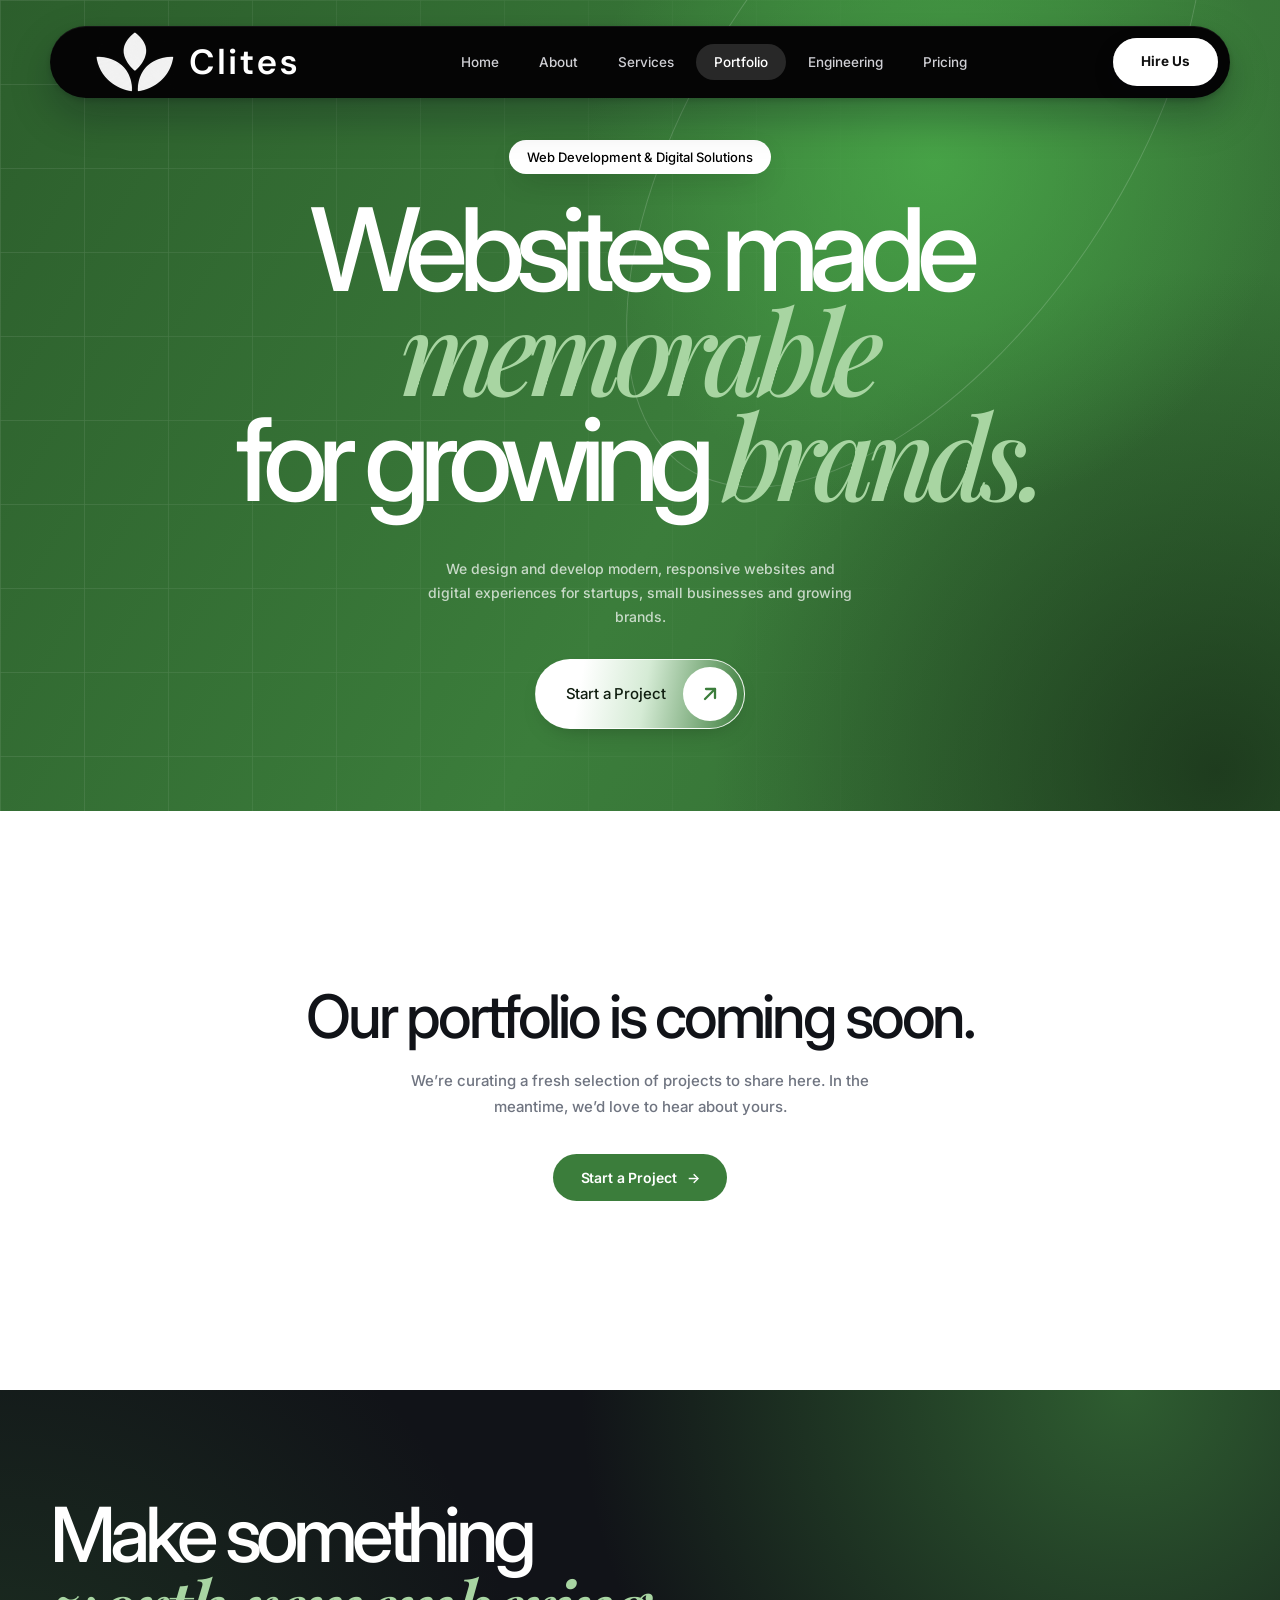
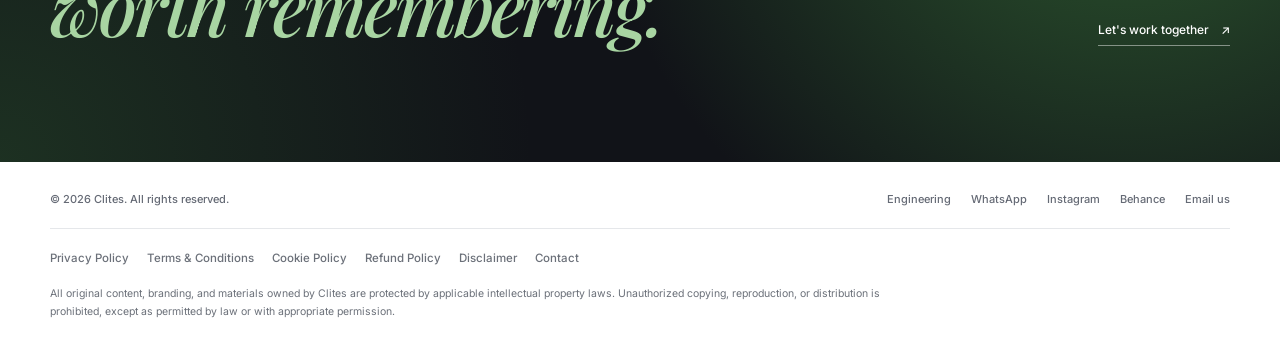
<file: portfolio.html>
<!DOCTYPE html>
<html lang="en">
<head>
  <meta charset="UTF-8" />
  <meta name="viewport" content="width=device-width, initial-scale=1.0" />
  <meta name="theme-color" content="#3b7d3b" />
  <title>Portfolio | Clites</title>
  <meta name="description" content="The Clites portfolio is coming soon. We design and develop modern, responsive websites for startups, small businesses and growing brands." />
  <meta property="og:title" content="Portfolio | Clites" />
  <meta property="og:site_name" content="Clites" />
  <meta property="og:description" content="The Clites portfolio is coming soon. We design and develop modern, responsive websites for startups, small businesses and growing brands." />
  <link rel="preconnect" href="https://fonts.googleapis.com" />
  <link rel="preconnect" href="https://fonts.gstatic.com" crossorigin />
  <link href="https://fonts.googleapis.com/css2?family=Inter:wght@400;500&family=Playfair+Display:ital,wght@1,500&display=swap" rel="stylesheet" />
<link rel="icon" type="image/png" sizes="32x32" href="img/clites-leaf.png" />
  <style>
    :root {
      --blue: #3b7d3b;
      --blue-dark: #2c5e2c;
      --ink: #111318;
      --muted: #747985;
      --line: #e8ebf0;
      --paper: #f8f9fb;
      --white: #ffffff;
      --ease: cubic-bezier(.22, 1, .36, 1);
    }

    * { box-sizing: border-box; }
    html { scroll-behavior: smooth; scroll-padding-top: 100px; }
    body {
      margin: 0;
      overflow-x: hidden;
      color: var(--ink);
      background: var(--white);
      font-family: Inter, -apple-system, BlinkMacSystemFont, "Segoe UI", sans-serif;
      -webkit-font-smoothing: antialiased;
      font-weight: 500;
    }
    a { color: inherit; text-decoration: none; }
    button { color: inherit; font: inherit; }
    .container { width: min(1180px, calc(100% - 64px)); margin: 0 auto; }

    .site-header {
      position: absolute;
      z-index: 10;
      top: 0;
      left: 0;
      width: 100%;
      color: var(--white);
    }
    /* ---------- pill navbar (from index.html) ---------- */
    .nav-wrap { position: fixed; top: 0; left: 0; right: 0; z-index: 1000; display: flex; justify-content: center; padding: 26px clamp(16px, 4vw, 48px) 0; pointer-events: none; }
    .nav-wrap .pill-nav, .nav-wrap .nav-toggle, .nav-wrap .mobile-menu { pointer-events: auto; }
    /* Hire Us / menu button: top, bottom & right gap are all exactly --nav-pad */
    .pill-nav { --nav-pad: 12px; --btn-h: 48px; display: flex; align-items: center; width: 100%; max-width: 1180px; gap: 24px; border-radius: 999px; padding: var(--nav-pad); background: #050505; box-shadow: 0 18px 40px rgba(6,8,20,.28), 0 2px 6px rgba(6,8,20,.18), inset 0 1px 0 rgba(255,255,255,.06); }
    .brand { display: inline-flex; align-items: center; gap: 9px; text-decoration: none; white-space: nowrap; margin: 0 0 0 22px; padding: 0; }
    /* bigger logo; negative block margin lets it grow without making the bar taller */
    .header-logo { display: block; width: 230px; height: 62px; margin: -7px 0; object-fit: contain; object-position: left center; }
    .nav-links { display: flex; align-items: center; margin: 0 auto; gap: 4px; }
    .nav-links a { position: relative; color: #cfcfd4; font-size: 13.5px; font-weight: 500; text-decoration: none; padding: 10px 18px; border-radius: 999px; transition: color .2s ease, background .2s ease; }
    .nav-links a:hover { color: #fff; }
    .nav-links a.active { color: #fff; background: rgba(255,255,255,.14); }
    .hire-button { flex: none; display: inline-flex; align-items: center; justify-content: center; height: var(--btn-h); border: 0; border-radius: 999px; padding: 0 28px; color: #111; background: #fff; box-shadow: 0 8px 20px rgba(6,8,20,.18), inset 0 1px 0 rgba(255,255,255,.6); font: 700 13.5px/1 "Inter", sans-serif; text-decoration: none; transition: transform .2s ease, box-shadow .2s ease, background .2s ease; }
    .hire-button:hover { transform: translateY(-1px); background: #f2f2f4; box-shadow: 0 12px 26px rgba(6,8,20,.22), inset 0 1px 0 rgba(255,255,255,.6); }
    .nav-toggle { display: none; flex: none; align-items: center; justify-content: center; flex-direction: column; width: var(--btn-h); height: var(--btn-h); border: 0; border-radius: 999px; padding: 0; background: rgba(255,255,255,.1); cursor: pointer; }
    .nav-toggle span { display: block; width: 16px; height: 1.6px; border-radius: 2px; background: #fff; transition: transform .25s ease, opacity .2s ease; }
    .nav-toggle span + span { margin-top: 4px; }
    .nav-toggle[aria-expanded="true"] span:nth-child(1) { transform: translateY(5.6px) rotate(45deg); }
    .nav-toggle[aria-expanded="true"] span:nth-child(2) { opacity: 0; }
    .nav-toggle[aria-expanded="true"] span:nth-child(3) { transform: translateY(-5.6px) rotate(-45deg); }
    .mobile-menu { position: absolute; z-index: 6; top: calc(100% + 10px); left: clamp(16px, 4vw, 48px); right: clamp(16px, 4vw, 48px); display: none; flex-direction: column; gap: 2px; border-radius: 22px; padding: 10px; background: #050505; box-shadow: 0 18px 40px rgba(6,8,20,.28), 0 2px 6px rgba(6,8,20,.18); }
    .mobile-menu.open { display: flex; }
    .mobile-menu a { color: #e9e9ec; font-size: 14.5px; font-weight: 500; text-decoration: none; padding: 13px 16px; border-radius: 14px; transition: background .2s ease, color .2s ease; }
    .mobile-menu a:hover, .mobile-menu a:focus-visible, .mobile-menu a.active { background: rgba(255,255,255,.08); color: #fff; }
    @media (min-width: 881px) and (max-width: 1100px) {
      .pill-nav { gap: 10px; }
      .header-logo { width: 160px; height: 44px; margin: -2px 0; }
      .nav-links a { padding: 10px 11px; font-size: 13px; }
      .hire-button { padding: 0 20px; font-size: 12.5px; }
    }
    @media (min-width: 881px) { .mobile-menu { display: none !important; } }
    @media (max-width: 880px) {
      .nav-links { display: none; }
      .nav-toggle { display: flex; margin-left: auto; }
      .pill-nav { --nav-pad: 10px; --btn-h: 44px; gap: 10px; }
      .hire-button { padding: 0 22px; font-size: 12.5px; }
      .brand { margin-left: 16px; }
      .header-logo { width: 190px; height: 54px; margin: -5px 0; }
    }
    @media (max-width: 560px) {
      .nav-wrap { padding: 14px 12px 0; }
      .pill-nav { --nav-pad: 8px; --btn-h: 40px; }
      .hire-button { padding: 0 18px; font-size: 12px; }
      .brand { margin-left: 12px; }
      .header-logo { width: 150px; height: 46px; margin: -3px 0; }
    }
    @media (max-width: 400px) { .header-logo { width: 128px; height: 40px; margin: -1px 0; } .hire-button { padding: 0 14px; } }
    .hero {
      position: relative;
      display: flex;
      min-height: 670px;
      overflow: hidden;
      align-items: flex-end;
      padding: 140px 0 82px;
      color: var(--white);
      background:
        radial-gradient(circle at 73% 20%, rgba(75, 175, 75,.75), transparent 31%),
        radial-gradient(circle at 95% 95%, rgba(23, 43, 23,.75), transparent 35%),
        linear-gradient(120deg, #2c5e2c 0%, var(--blue) 55%, #336c33 100%);
    }
    .hero::before {
      position: absolute;
      inset: 0;
      opacity: .12;
      background-image: linear-gradient(rgba(255,255,255,.7) 1px, transparent 1px), linear-gradient(90deg, rgba(255,255,255,.7) 1px, transparent 1px);
      background-size: 84px 84px;
      mask-image: linear-gradient(90deg, black, transparent 74%);
      content: "";
    }
    .hero::after {
      position: absolute;
      top: -35%;
      right: 12%;
      width: 420px;
      height: 820px;
      border: 1px solid rgba(255,255,255,.17);
      border-radius: 50%;
      transform: rotate(34deg);
      content: "";
    }
    .hero-content { position: relative; z-index: 1; width: 100%; text-align: center; }
    .eyebrow {
      display: inline-flex;
      align-items: center;
      justify-content: center;
      margin-bottom: 26px;
      padding: 9px 18px;
      border-radius: 999px;
      color: #000;
      background: #fff;
      box-shadow: 0 10px 30px -12px rgba(16, 30, 16,.45);
      font-size: 13px;
      font-weight: 500;
      letter-spacing: 0;
      text-transform: none;
    }
    h1 {
      max-width: 900px;
      margin: 0 auto;
      font-size: clamp(56px, 9vw, 126px);
      font-weight: 500;
      letter-spacing: -.085em;
      line-height: .86;
    }
    .hero-accent {
      display: inline-block;
      font-style: italic;
      padding-right: .04em;
      color: #a8d5a2;
      font-family: "Playfair Display", Georgia, serif;
      font-weight: 500;
      letter-spacing: -.075em;
    }
    .hero-bottom {
      display: flex;
      align-items: center;
      justify-content: center;
      gap: 30px;
      margin-top: 48px;
      flex-direction: column;
    }
    .hero-copy { max-width: 430px; color: rgba(255,255,255,.72); font-size: 14px; line-height: 1.7; text-align: center; }
    .hero-copy p { margin: 0; }
    .hero-cta {
      position: relative;
      display: inline-flex;
      align-items: center;
      gap: 18px;
      padding: 7px 7px 7px 30px;
      border: 1px solid rgba(255,255,255,.9);
      border-radius: 999px;
      color: #101e10;
      background: linear-gradient(100deg, #ffffff 0%, #ffffff 22%, #d5ebd5 52%, #3b7d3b 100%);
      box-shadow: 0 10px 24px -14px rgba(0,0,0,.35);
      font-size: 15px;
      font-weight: 500;
      letter-spacing: -.01em;
      transition: transform .4s var(--ease), box-shadow .4s var(--ease);
    }
    .hero-cta-icon {
      display: grid;
      width: 54px;
      height: 54px;
      place-items: center;
      border-radius: 50%;
      color: var(--blue);
      background: #fff;
      transition: transform .45s var(--ease);
    }
    .hero-cta:focus-visible { outline: 2px solid var(--white); outline-offset: 4px; }
    .hero-cta:active { transform: scale(.98); }
    @media (hover: hover) {
      .hero-cta:hover { transform: translateY(-2px); box-shadow: 0 14px 26px -14px rgba(0,0,0,.4); }
      .hero-cta:hover .hero-cta-icon svg { transform: translate(3px, -3px) rotate(-8deg); }
      .hero-cta-icon svg { transition: transform .4s var(--ease); }
    }

    .marquee {
      display: flex;
      overflow: hidden;
      border-bottom: 1px solid var(--line);
      color: var(--blue);
      white-space: nowrap;
    }
    .marquee-track {
      display: flex;
      min-width: max-content;
      align-items: center;
      gap: 34px;
      padding: 20px 0;
      animation: marquee 26s linear infinite;
    }
    .marquee-item { display: inline-flex; align-items: center; gap: 34px; font-size: 11px; font-weight: 500; letter-spacing: .12em; text-transform: uppercase; }
    .marquee-item::after { width: 6px; height: 6px; border-radius: 50%; background: currentColor; content: ""; }
    @keyframes marquee { to { transform: translateX(-50%); } }

    .work-section { padding: 124px 0 138px; background: #fff; }
    .section-head {
      display: flex;
      flex-wrap: wrap;
      align-items: flex-end;
      justify-content: space-between;
      gap: 30px;
      margin-bottom: 54px;
    }
    .section-label { margin: 0 0 15px; color: var(--blue); font-size: 11px; font-weight: 500; letter-spacing: .16em; text-transform: uppercase; }
    h2 {
      max-width: 640px;
      margin: 0;
      font-size: clamp(42px, 6vw, 76px);
      font-weight: 500;
      letter-spacing: -.075em;
      line-height: .95;
    }
    h2 em { font-family: "Playfair Display", Georgia, serif; font-style: italic; font-weight: 500; letter-spacing: -.04em; }
    .work-title { max-width: 780px; font-size: clamp(34px, 5vw, 64px); letter-spacing: -.055em; line-height: 1.04; }
    .work-title span { display: block; }
    .work-title .wt-1 { color: #8a92a3; font-weight: 400; }
    .work-title .wt-2 { padding-bottom: .06em; color: var(--blue); background: linear-gradient(90deg, var(--blue) 0%, #7fb77e 100%); -webkit-background-clip: text; background-clip: text; -webkit-text-fill-color: transparent; font-weight: 500; }
    .section-note { max-width: 240px; margin: 0 0 2px; color: var(--muted); font-size: 13px; line-height: 1.65; }

    .filter-row { display: flex; flex-wrap: wrap; gap: 10px; margin-bottom: 34px; scroll-margin-top: 28px; }
    .filter {
      position: relative;
      isolation: isolate;
      overflow: hidden;
      cursor: pointer;
      padding: 12px 22px;
      border: 0;
      border-radius: 999px;
      color: #1d2433;
      background: #f1f4f9;
      font-size: 12px;
      font-weight: 500;
      letter-spacing: -.005em;
      transition: color .4s var(--ease), transform .4s var(--ease);
    }
    .filter::before {
      position: absolute;
      inset: 0;
      z-index: -1;
      background: var(--blue);
      transform: scale(.4);
      border-radius: 999px;
      opacity: 0;
      transition: transform .5s var(--ease), opacity .3s ease;
      content: "";
    }
    .filter:focus-visible { outline: 2px solid var(--blue); outline-offset: 3px; }
    .filter.active { color: var(--white); }
    .filter.active::before { transform: scale(1); opacity: 1; }
    @media (hover: hover) {
      .filter:hover { transform: translateY(-2px); color: var(--white); }
      .filter:hover::before { transform: scale(1); opacity: 1; }
    }
    .filter:active { transform: scale(.97); }

    /* portfolio section = full screen width on every device */
    .work-section .container { width: 100%; max-width: none; padding: 0 clamp(12px, 2.4vw, 40px); }
    .portfolio-grid { display: grid; grid-template-columns: repeat(3, minmax(0, 1fr)); align-items: start; gap: 28px 20px; }
    .portfolio-grid.is-masonry { display: flex; gap: 20px; }
    .portfolio-grid { min-height: 85vh; }
    .masonry-col { display: flex; min-width: 0; flex: 1 1 0; flex-direction: column; gap: 28px; }
    .portfolio-grid { transition: opacity .28s ease, transform .45s var(--ease); }
    .portfolio-grid.is-swapping { opacity: 0; transform: translateY(12px); pointer-events: none; }
    .grid-empty { width: 100%; padding: 60px 0; color: var(--muted); font-size: 14px; text-align: center; }
    .project-card { min-width: 0; transition: opacity .35s ease, transform .35s var(--ease); }
    .project-card.is-hidden { display: none; }
    .project-card.pop { animation: cardIn .6s var(--ease) both; animation-delay: var(--d, 0ms); }
    @keyframes cardIn { from { opacity: 0; transform: translateY(18px); } to { opacity: 1; transform: none; } }
    .project-visual {
      position: relative;
      display: flex;
      aspect-ratio: var(--ratio, 4 / 5);
      overflow: hidden;
      align-items: center;
      justify-content: center;
      border-radius: 20px;
      background: #edf0f5;
      transition: transform .5s var(--ease);
      isolation: isolate;
    }
    .project-visual::after {
      position: absolute;
      inset: 0;
      z-index: 3;
      border: 1px solid rgba(0,0,0,.06);
      border-radius: inherit;
      content: "";
      pointer-events: none;
    }
    .project-card:hover .project-visual { transform: translateY(-4px); }
    .project-card:hover .project-art { transform: scale(1.045) rotate(-1deg); }
    .project-card.no-img { display: none; }
    .project-art { width: 100%; height: 100%; transition: transform .8s var(--ease); }
    .project-visual.has-img { display: block; height: auto; aspect-ratio: auto; background: #f3f5f9; }
    .project-visual img.project-art { display: block; width: 100%; height: auto; }
    .project-meta > div { min-width: 0; }
    .project-meta { display: flex; align-items: flex-start; justify-content: space-between; gap: 16px; padding: 20px 4px 0; }
    .project-name { margin: 0 0 6px; font-size: 18px; font-weight: 500; letter-spacing: -.035em; }
    .project-caption { margin: 0; color: #4a5160; font-family: Inter, -apple-system, BlinkMacSystemFont, "Segoe UI", sans-serif; font-size: 14px; font-style: normal; font-weight: 400; line-height: 1.5; letter-spacing: -.005em; }

    .statement {
      overflow: hidden;
      padding: 108px 0 116px;
      color: var(--white);
      background: radial-gradient(circle at 88% 0%, rgba(59, 125, 59,.7), transparent 46%), radial-gradient(circle at 0% 100%, rgba(59, 125, 59,.28), transparent 40%), var(--ink);
    }
    .statement-inner { display: flex; flex-wrap: wrap; align-items: flex-end; justify-content: space-between; gap: 20px 40px; }
    .statement h2 { max-width: 820px; color: var(--white); }
    .statement h2 em { color: #a8d5a2; }
    .statement-link { display: inline-flex; flex: 0 0 auto; align-items: center; gap: 12px; padding-bottom: 8px; border-bottom: 1px solid rgba(255,255,255,.45); color: white; font-size: 12px; font-weight: 500; transition: gap .3s var(--ease), color .3s ease; }
    .statement-link:hover { gap: 19px; color: #a8d5a2; }

    .site-footer { padding: 30px 0; color: var(--muted); font-size: 11px; }
    .footer-inner { display: flex; align-items: center; justify-content: space-between; gap: 20px; }
    .footer-links { display: flex; gap: 20px; }
    .footer-links a:hover { color: var(--blue); }

    .reveal { opacity: 0; transform: translateY(24px); transition: opacity .8s ease, transform .8s var(--ease); }
    .reveal.visible { opacity: 1; transform: translateY(0); }
    @media (prefers-reduced-motion: reduce) {
      *, *::before, *::after { scroll-behavior: auto !important; animation-duration: .01ms !important; transition-duration: .01ms !important; }
    }
    @media (max-width: 1024px) {
      .container { width: min(100% - 48px, 920px); }
      .hero { min-height: 620px; }
      h1 { max-width: 760px; font-size: clamp(54px, 9vw, 92px); }
    }
    @media (max-width: 760px) {
      .container { width: min(100% - 38px, 600px); }
      .hero { min-height: 640px; padding-bottom: 55px; }
      .hero-bottom, .section-head, .statement-inner, .footer-inner { align-items: flex-start; flex-direction: column; }
      .hero-bottom { align-items: center; }
      .work-section { padding: 82px 0 95px; }
      .section-head { gap: 24px; margin-bottom: 38px; }
      .section-note { max-width: 320px; }
      .portfolio-grid.is-masonry { gap: 12px; }
      .masonry-col { gap: 16px; }
      .project-meta { padding: 10px 2px 0; }
      .project-name { font-size: 13px; margin-bottom: 3px; }
      .project-caption { font-size: 11.5px; }
      .statement { padding: 80px 0 88px; }
      .statement-link { margin-top: 12px; }
      .footer-inner { gap: 15px; }
    }
    @media (max-width: 480px) {
      .container { width: calc(100% - 32px); }
      .hero { min-height: 590px; padding: 118px 0 42px; }
      .eyebrow { margin-bottom: 22px; padding: 8px 15px; font-size: 12px; }
      h1 { max-width: 100%; font-size: clamp(43px, 13vw, 62px); line-height: .9; letter-spacing: -.09em; }
      .hero-bottom { gap: 24px; margin-top: 36px; }
      .hero-copy { max-width: 285px; font-size: 12px; line-height: 1.65; }
      .hero-cta { padding: 7px 7px 7px 24px; font-size: 14px; }
      .hero-cta-icon { width: 48px; height: 48px; }
      .hero-cta-icon svg { width: 22px; height: 22px; }
      h2 { font-size: clamp(39px, 12vw, 54px); }
      .work-title { font-size: clamp(31px, 9.4vw, 44px); }
      .filter-row { gap: 7px; }
      .filter { padding: 9px 13px; font-size: 11.5px; }
      .footer-links { flex-wrap: wrap; gap: 12px 18px; }
    }
  
    @media (max-width: 760px) {
      .filter-row { gap: 8px; margin-bottom: 28px; }
      .filter { padding: 10px 15px; font-size: 12px; }
      .project-visual { border-radius: 16px; }
    }
    @media (max-width: 480px) {
      .portfolio-grid.is-masonry { gap: 8px; }
      .masonry-col { gap: 12px; }
      .project-visual { border-radius: 10px; }
      .project-meta { padding: 8px 1px 0; }
      .project-name { font-size: 11px; letter-spacing: -.02em; }
      .project-caption { display: none; }
    }
    @media (max-width: 480px) { .filter { padding: 9px 13px; font-size: 11.5px; } .filter-row { gap: 10px; } }

    /* ---------- lightbox ---------- */
    .project-card { cursor: zoom-in; }
    .lightbox { position: fixed; inset: 0; z-index: 2000; display: flex; align-items: center; justify-content: center; padding: 28px clamp(16px, 5vw, 72px); background: rgba(5,7,12,.92); opacity: 0; visibility: hidden; transition: opacity .3s ease, visibility 0s linear .3s; }
    .lightbox.open { opacity: 1; visibility: visible; transition: opacity .3s ease; }
    .lb-figure { display: flex; flex-direction: column; align-items: center; gap: 18px; max-width: 100%; max-height: 100%; margin: 0; transform: scale(.97); transition: transform .45s var(--ease); }
    .lightbox.open .lb-figure { transform: none; }
    .lb-img { display: block; max-width: 100%; max-height: calc(100vh - 170px); max-height: calc(100dvh - 170px); width: auto; height: auto; border-radius: 6px; background: #f3f5f9; object-fit: contain; box-shadow: 0 30px 80px -20px rgba(0,0,0,.6); }
    .lb-caption { max-width: 560px; color: var(--white); text-align: center; }
    .lb-title { margin: 0 0 6px; font-size: 16px; font-weight: 500; letter-spacing: -.03em; }
    .lb-text { margin: 0; color: rgba(255,255,255,.66); font-size: 13px; line-height: 1.55; }
    .lb-count { margin-top: 8px; color: rgba(255,255,255,.42); font-size: 11px; letter-spacing: .12em; }
    .lb-btn { position: absolute; display: grid; place-items: center; width: 46px; height: 46px; padding: 0; border: 1px solid rgba(255,255,255,.22); border-radius: 50%; color: var(--white); background: rgba(255,255,255,.08); cursor: pointer; transition: background .25s ease, color .25s ease, transform .25s ease; }
    .lb-btn:hover, .lb-btn:focus-visible { color: var(--ink); background: var(--white); outline: none; }
    .lb-btn svg { width: 20px; height: 20px; }
    .lb-close { top: 20px; right: clamp(16px, 3vw, 36px); }
    .lb-prev { left: clamp(10px, 2vw, 28px); top: 50%; transform: translateY(-50%); }
    .lb-next { right: clamp(10px, 2vw, 28px); top: 50%; transform: translateY(-50%); }
    body.lb-lock { overflow: hidden; }
    @media (max-width: 760px) {
      .lightbox { padding: 64px 14px 20px; }
      .lb-img { max-height: calc(100vh - 230px); max-height: calc(100dvh - 230px); }
      .lb-btn { width: 40px; height: 40px; }
      .lb-prev, .lb-next { top: auto; bottom: 18px; transform: none; }
      .lb-prev { left: 18px; } .lb-next { right: 18px; }
    }

    /* ---------- portfolio empty state ---------- */
    .empty-state { max-width: 760px; margin: 0 auto; padding: clamp(24px, 4vw, 56px) 0; text-align: center; }
    .empty-state__title { max-width: none; margin: 0 auto 20px; color: var(--ink); font-size: clamp(34px, 5vw, 60px); font-weight: 500; letter-spacing: -.055em; line-height: 1.03; }
    .empty-state__text { max-width: 52ch; margin: 0 auto 34px; color: #6f7480; font-size: 15px; line-height: 1.75; }
    .empty-state__cta { display: inline-flex; align-items: center; gap: 10px; padding: 15px 28px; border-radius: 999px; color: #fff; background: var(--blue); font-size: 14px; font-weight: 600; letter-spacing: -.01em; transition: transform .45s var(--ease), box-shadow .3s ease; }
    @media (hover: hover) { .empty-state__cta:hover { transform: translateY(-2px); box-shadow: 0 14px 30px -12px rgba(59, 125, 59,.55); } }
  </style>
  <link rel="stylesheet" href="inquiry-form.css" />
  <link rel="stylesheet" href="legal-footer.css" />
</head>
<body>
  <!-- ============ FIXED HEADER (same as index.html) ============ -->
  <div class="nav-wrap">
    <nav class="pill-nav" aria-label="Main navigation">
      <a class="brand" href="index.html" aria-label="Clites Home">
        <img class="header-logo" src="img/clites-logo-white.png" alt="Clites" />
      </a>
      <div class="nav-links">
        <a href="index.html">Home</a>
        <a href="index.html#about">About</a>
        <a href="service.html">Services</a>
        <a href="portfolio.html" class="active" aria-current="page">Portfolio</a>
        <a href="engineering.html">Engineering</a>
        <a href="#contact">Pricing</a>
      </div>
      <button class="nav-toggle" id="navToggle" aria-label="Open menu" aria-expanded="false" aria-controls="mobileMenu">
        <span></span><span></span><span></span>
      </button>
      <a class="hire-button" href="#contact" data-inquiry-open aria-haspopup="dialog">Hire Us</a>
    </nav>
    <div class="mobile-menu" id="mobileMenu">
      <a href="index.html">Home</a>
      <a href="index.html#about">About</a>
      <a href="service.html">Services</a>
      <a href="portfolio.html" class="active">Portfolio</a>
      <a href="engineering.html">Engineering</a>
      <a href="#contact">Pricing</a>
    </div>
  </div>
  <main id="top">
    <section class="hero">
      <div class="container hero-content">
        <div class="eyebrow reveal">Web Development &amp; Digital Solutions</div>
        <h1 class="reveal">Websites made <span class="hero-accent"><span id="rotating-word">memorable</span></span> <br />for growing <span class="hero-accent">brands.</span></h1>
        <div class="hero-bottom reveal">
          <div class="hero-copy"><p>We design and develop modern, responsive websites and digital experiences for startups, small businesses and growing brands.</p></div>
          <a class="hero-cta" href="#contact" data-inquiry-open aria-haspopup="dialog"><span class="hero-cta-text">Start a Project</span><span class="hero-cta-icon" aria-hidden="true"><svg viewBox="0 0 24 24" width="24" height="24" fill="none" stroke="currentColor" stroke-width="2.3" stroke-linecap="round" stroke-linejoin="round"><path d="M7 17 17 7"/><path d="M8 7h9v9"/></svg></span></a>
        </div>
      </div>
    </section>

    <section class="work-section" id="work">
      <div class="container">
        <div class="empty-state reveal">
          <h2 class="empty-state__title">Our portfolio is coming soon.</h2>
          <p class="empty-state__text">We&rsquo;re curating a fresh selection of projects to share here. In the meantime, we&rsquo;d love to hear about yours.</p>
          <a class="empty-state__cta" href="#contact" data-inquiry-open aria-haspopup="dialog">Start a Project <span aria-hidden="true">&rarr;</span></a>
        </div>
      </div>
    </section>

    <section class="statement" id="approach">
      <div class="container statement-inner reveal">
        <h2>Make something<br /><em>worth remembering.</em></h2>
        <a class="statement-link" href="#contact" data-inquiry-open aria-haspopup="dialog">Let's work together <span>↗</span></a>
      </div>
    </section>
  </main>

  <footer class="site-footer" id="contact">
    <div class="container footer-inner">
      <span>&copy; <span data-current-year>2026</span> Clites. All rights reserved.</span>
      <div class="footer-links"><a href="engineering.html">Engineering</a><a href="https://wa.me/917339598683" target="_blank" rel="noopener">WhatsApp</a><a href="#">Instagram</a><a href="#">Behance</a><a href="mailto:contact@clites.in">Email us</a></div>
    </div>
    <div class="container">
      <div class="site-legal">
        <nav class="site-legal__links" aria-label="Legal">
          <a href="privacy-policy.html">Privacy Policy</a>
          <a href="terms-and-conditions.html">Terms &amp; Conditions</a>
          <a href="cookie-policy.html">Cookie Policy</a>
          <a href="refund-policy.html">Refund Policy</a>
          <a href="disclaimer.html">Disclaimer</a>
          <a href="contact.html">Contact</a>
        </nav>
        <p class="site-legal__notice">All original content, branding, and materials owned by Clites are protected by applicable intellectual property laws. Unauthorized copying, reproduction, or distribution is prohibited, except as permitted by law or with appropriate permission.</p>
      </div>
    </div>
  </footer>

  <script>
    const words = ["memorable", "responsive", "reliable"];
    let wordIndex = 0;
    const word = document.getElementById("rotating-word");
    setInterval(() => {
      word.animate(
        [{ opacity: 1, transform: "translateY(0)" }, { opacity: 0, transform: "translateY(-10px)" }],
        { duration: 220, easing: "ease", fill: "forwards" }
      ).finished.then(() => {
        wordIndex = (wordIndex + 1) % words.length;
        word.textContent = words[wordIndex];
        word.animate(
          [{ opacity: 0, transform: "translateY(10px)" }, { opacity: 1, transform: "translateY(0)" }],
          { duration: 420, easing: "cubic-bezier(.22,1,.36,1)", fill: "forwards" }
        );
      });
    }, 2600);

    const revealObserver = new IntersectionObserver((entries) => {
      entries.forEach((entry) => {
        if (entry.isIntersecting) {
          entry.target.classList.add("visible");
          revealObserver.unobserve(entry.target);
        }
      });
    }, { threshold: 0.12 });
    document.querySelectorAll(".reveal").forEach((element, index) => {
      element.style.transitionDelay = `${Math.min(index * 55, 260)}ms`;
      revealObserver.observe(element);
    });


    /* ===== header mobile menu toggle ===== */
    (() => {
      const t = document.getElementById("navToggle"), m = document.getElementById("mobileMenu");
      if (!t || !m) return;
      const set = (o) => { m.classList.toggle("open", o); t.setAttribute("aria-expanded", o); t.setAttribute("aria-label", o ? "Close menu" : "Open menu"); };
      t.addEventListener("click", () => set(!m.classList.contains("open")));
      m.querySelectorAll("a").forEach((a) => a.addEventListener("click", () => set(false)));
      document.addEventListener("keydown", (e) => { if (e.key === "Escape") set(false); });
      window.addEventListener("resize", () => { if (window.innerWidth > 880) set(false); });
    })();


  </script>
  <script src="protect-lite.js"></script>
  <script src="js/site-footer.js"></script>
  <script type="module" src="js/project-inquiry.js"></script>
</body>
</html>
</file>
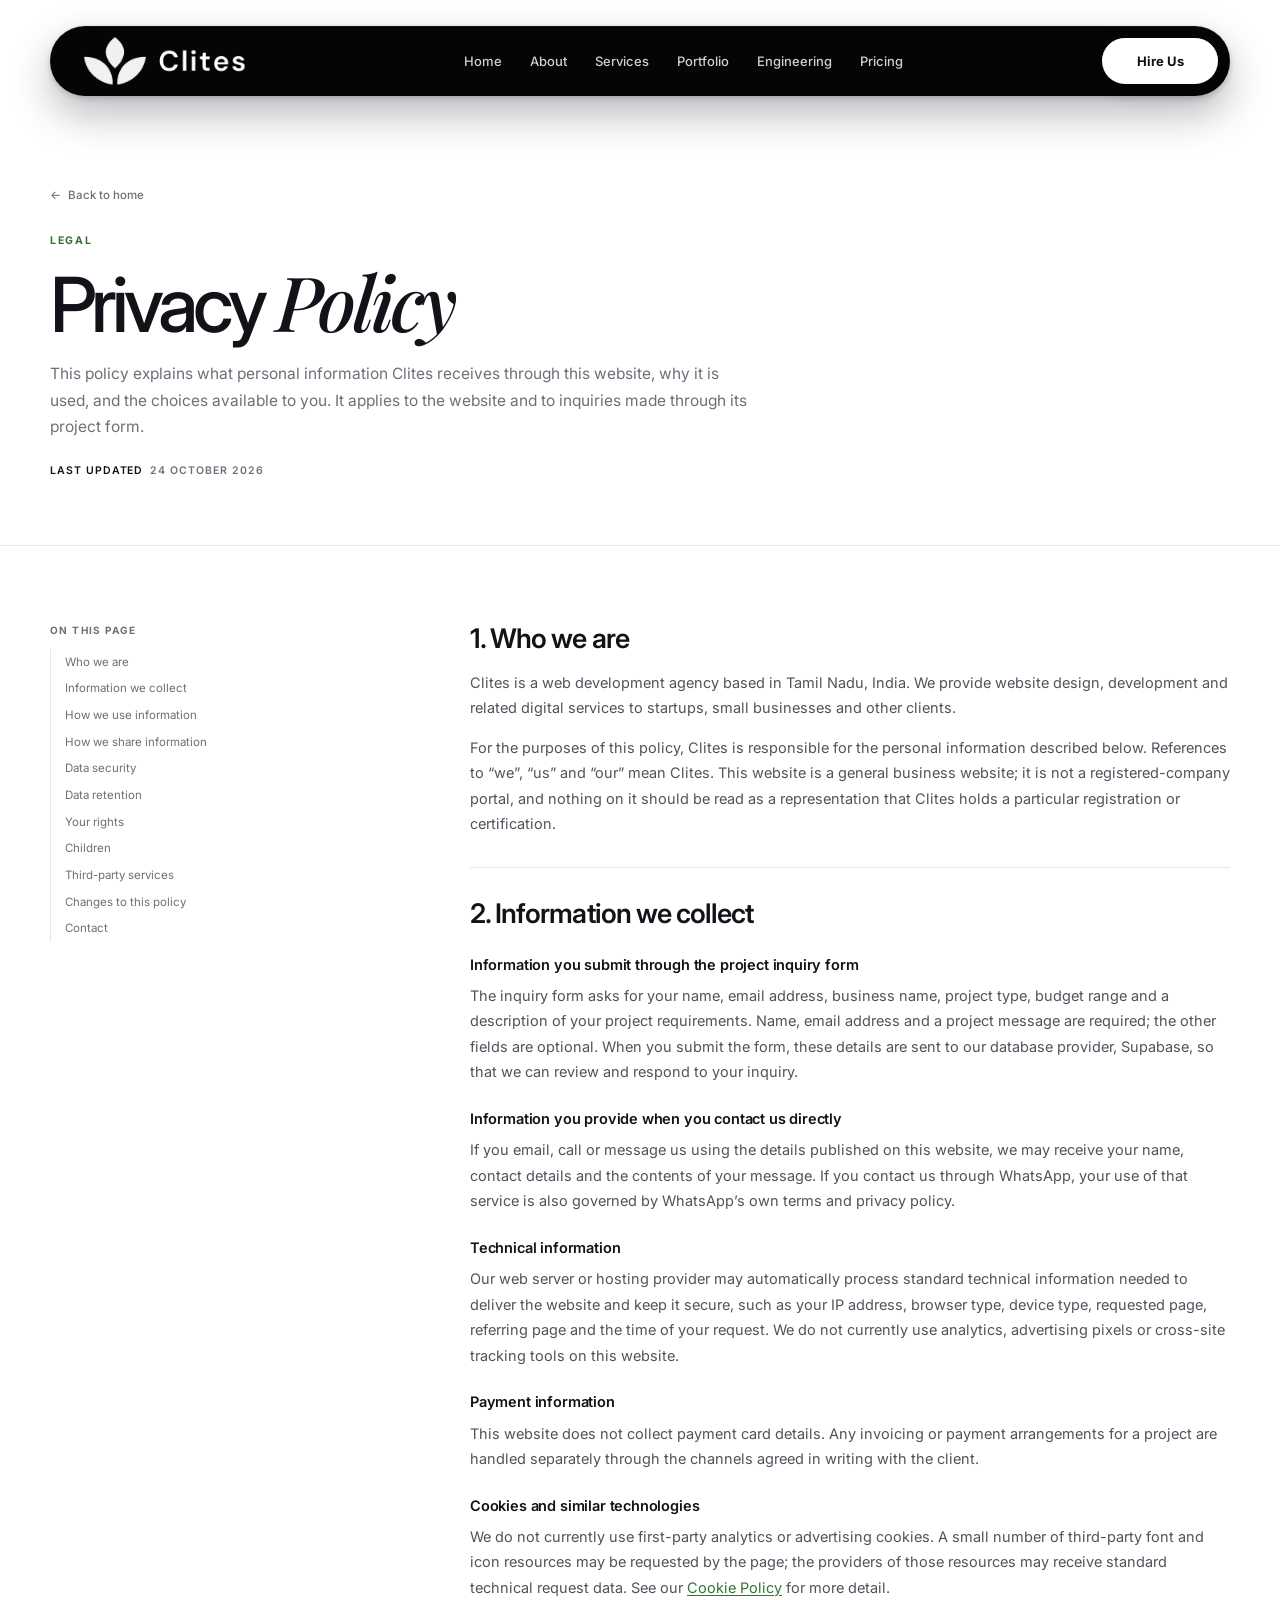
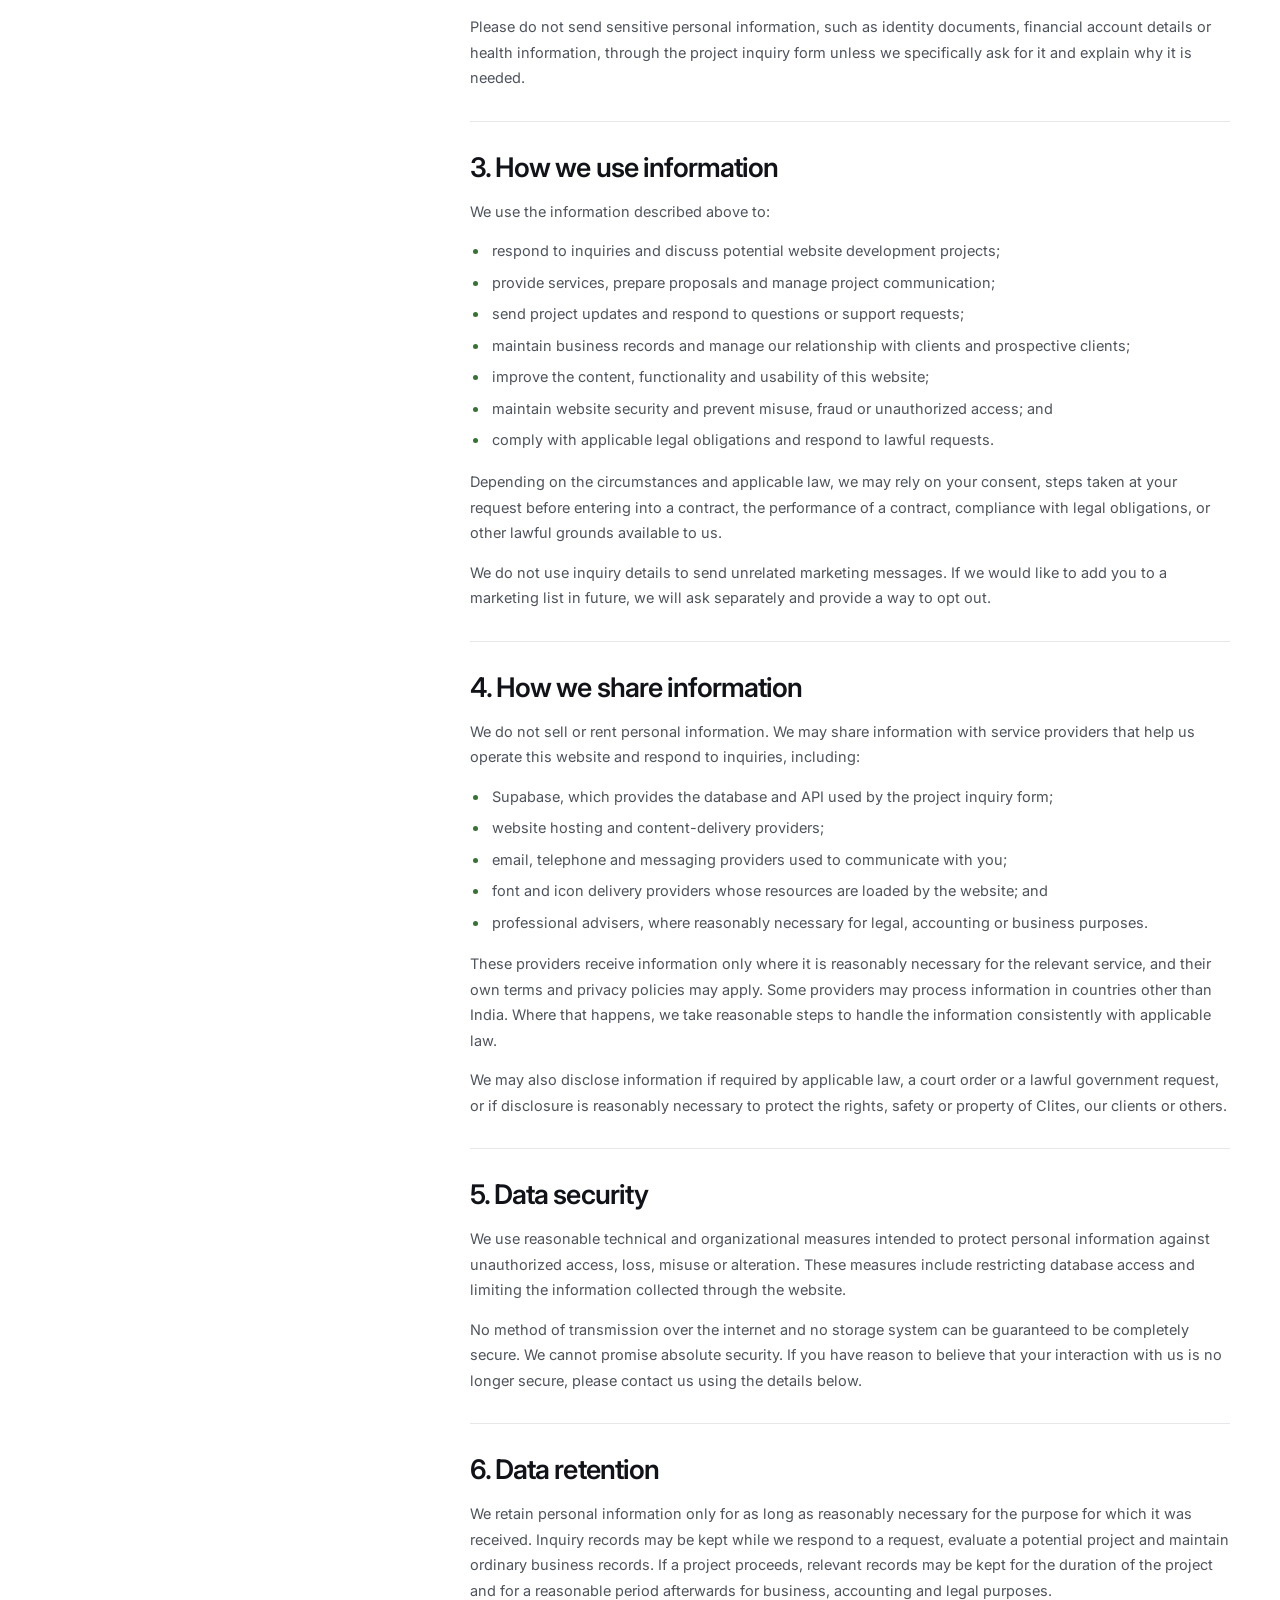
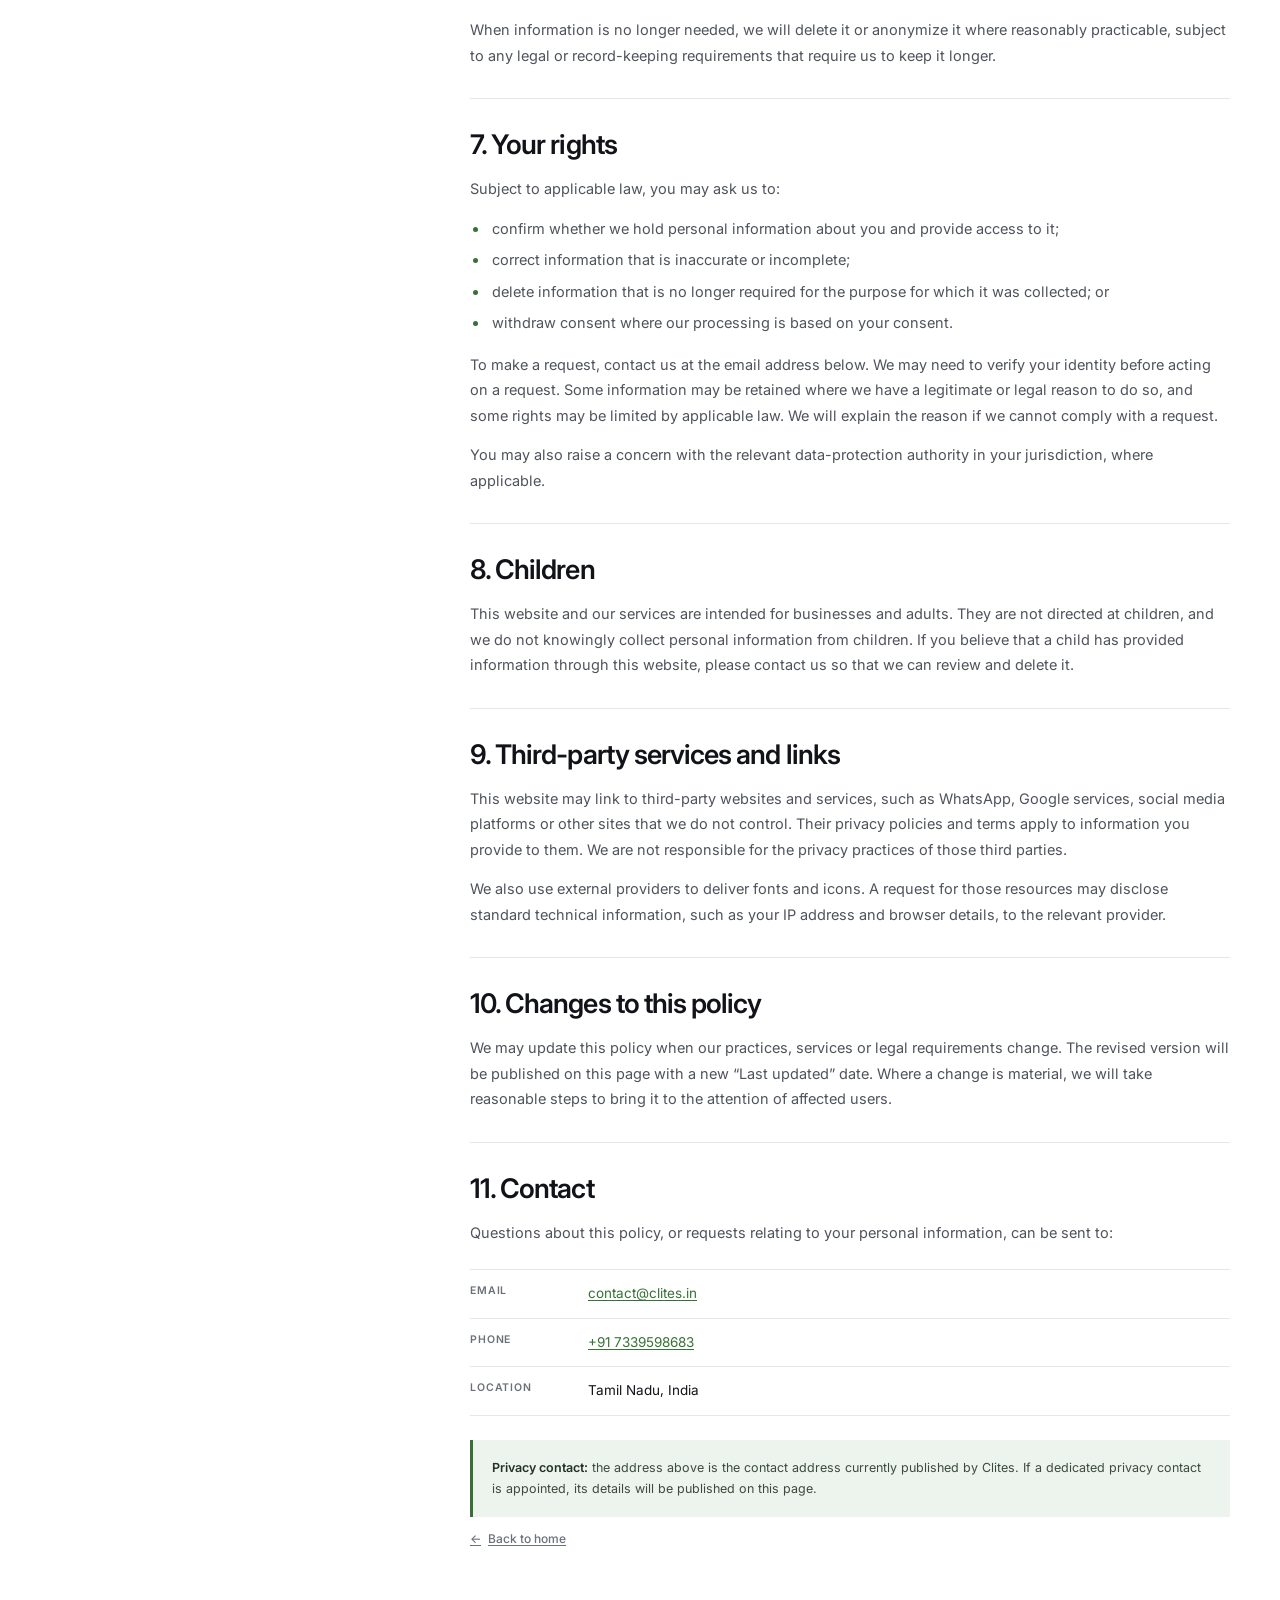
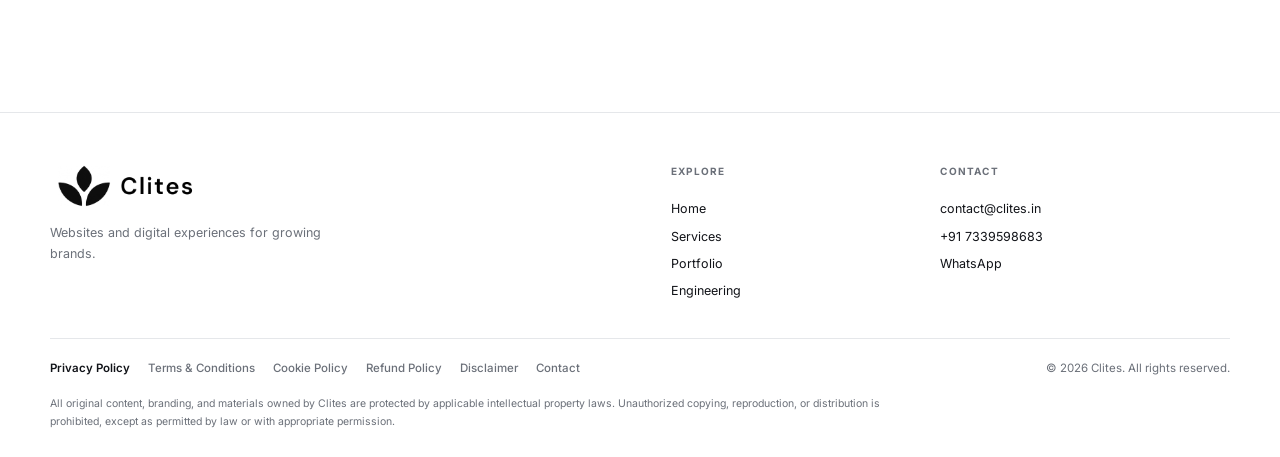
<file: privacy-policy.html>
<!DOCTYPE html>
<html lang="en">
<head>
  <meta charset="UTF-8" />
  <meta name="viewport" content="width=device-width, initial-scale=1.0" />
  <meta name="theme-color" content="#ffffff" />
  <meta name="description" content="How Clites collects, uses, shares and protects personal information submitted through this website and project inquiries." />
  <title>Privacy Policy | Clites</title>
  <meta property="og:type" content="website" />
  <meta property="og:title" content="Privacy Policy | Clites" />
  <meta property="og:site_name" content="Clites" />
  <meta property="og:description" content="How Clites collects, uses and protects personal information submitted through this website." />
  <link rel="icon" type="image/png" sizes="32x32" href="img/clites-leaf.png" />
  <link rel="preconnect" href="https://fonts.googleapis.com" />
  <link rel="preconnect" href="https://fonts.gstatic.com" crossorigin />
  <link href="https://fonts.googleapis.com/css2?family=Inter:wght@400;500;600;700&amp;family=Playfair+Display:ital,wght@1,500;1,600&amp;display=swap" rel="stylesheet" />
  <link rel="stylesheet" href="engineering.css" />
  <link rel="stylesheet" href="inquiry-form.css" />
  <link rel="stylesheet" href="legal-footer.css" />
  <link rel="stylesheet" href="legal.css" />
</head>
<body class="legal-page">
  <a class="eng-skip" href="#legal-content">Skip to content</a>

  <div class="nav-wrap">
    <nav class="pill-nav" aria-label="Main navigation">
      <a class="brand" href="index.html" aria-label="Clites Home">
        <img class="header-logo" src="img/clites-logo-white.png" alt="Clites" />
      </a>
      <div class="nav-links">
        <a href="index.html">Home</a>
        <a href="index.html#about">About</a>
        <a href="service.html">Services</a>
        <a href="portfolio.html">Portfolio</a>
        <a href="engineering.html">Engineering</a>
        <a href="#contact">Pricing</a>
      </div>
      <button class="nav-toggle" id="navToggle" type="button" aria-label="Open menu" aria-expanded="false" aria-controls="mobileMenu">
        <span></span><span></span><span></span>
      </button>
      <a class="hire-button" href="index.html#contact" data-inquiry-open aria-haspopup="dialog">Hire Us</a>
    </nav>
    <nav class="mobile-menu" id="mobileMenu" aria-label="Mobile navigation">
      <a href="index.html">Home</a>
      <a href="index.html#about">About</a>
      <a href="service.html">Services</a>
      <a href="portfolio.html">Portfolio</a>
      <a href="engineering.html">Engineering</a>
      <a href="#contact">Pricing</a>
    </nav>
  </div>

  <main id="legal-content">
    <header class="legal-hero">
      <div class="eng-wrap">
        <a class="legal-back" href="index.html"><span aria-hidden="true">&larr;</span> Back to home</a>
        <p class="eng-eyebrow">Legal</p>
        <h1>Privacy <em>Policy</em></h1>
        <p class="legal-intro">This policy explains what personal information Clites receives through this website, why it is used, and the choices available to you. It applies to the website and to inquiries made through its project form.</p>
        <p class="legal-meta"><strong>Last updated</strong> <time datetime="2026-10-24">24 October 2026</time></p>
      </div>
    </header>

    <div class="eng-wrap legal-layout">
      <aside class="legal-toc" aria-label="On this page">
        <h2>On this page</h2>
        <ol>
          <li><a href="#who-we-are">Who we are</a></li>
          <li><a href="#information-we-collect">Information we collect</a></li>
          <li><a href="#how-we-use-information">How we use information</a></li>
          <li><a href="#how-we-share-information">How we share information</a></li>
          <li><a href="#data-security">Data security</a></li>
          <li><a href="#data-retention">Data retention</a></li>
          <li><a href="#your-rights">Your rights</a></li>
          <li><a href="#children">Children</a></li>
          <li><a href="#third-party-services">Third-party services</a></li>
          <li><a href="#changes">Changes to this policy</a></li>
          <li><a href="#contact">Contact</a></li>
        </ol>
      </aside>

      <article class="legal-content">
        <section id="who-we-are" aria-labelledby="who-we-are-title">
          <h2 id="who-we-are-title">1. Who we are</h2>
          <p>Clites is a web development agency based in Tamil Nadu, India. We provide website design, development and related digital services to startups, small businesses and other clients.</p>
          <p>For the purposes of this policy, Clites is responsible for the personal information described below. References to “we”, “us” and “our” mean Clites. This website is a general business website; it is not a registered-company portal, and nothing on it should be read as a representation that Clites holds a particular registration or certification.</p>
        </section>

        <section id="information-we-collect" aria-labelledby="information-we-collect-title">
          <h2 id="information-we-collect-title">2. Information we collect</h2>
          <h3>Information you submit through the project inquiry form</h3>
          <p>The inquiry form asks for your name, email address, business name, project type, budget range and a description of your project requirements. Name, email address and a project message are required; the other fields are optional. When you submit the form, these details are sent to our database provider, Supabase, so that we can review and respond to your inquiry.</p>

          <h3>Information you provide when you contact us directly</h3>
          <p>If you email, call or message us using the details published on this website, we may receive your name, contact details and the contents of your message. If you contact us through WhatsApp, your use of that service is also governed by WhatsApp’s own terms and privacy policy.</p>

          <h3>Technical information</h3>
          <p>Our web server or hosting provider may automatically process standard technical information needed to deliver the website and keep it secure, such as your IP address, browser type, device type, requested page, referring page and the time of your request. We do not currently use analytics, advertising pixels or cross-site tracking tools on this website.</p>

          <h3>Payment information</h3>
          <p>This website does not collect payment card details. Any invoicing or payment arrangements for a project are handled separately through the channels agreed in writing with the client.</p>

          <h3>Cookies and similar technologies</h3>
          <p>We do not currently use first-party analytics or advertising cookies. A small number of third-party font and icon resources may be requested by the page; the providers of those resources may receive standard technical request data. See our <a href="cookie-policy.html">Cookie Policy</a> for more detail.</p>

          <p>Please do not send sensitive personal information, such as identity documents, financial account details or health information, through the project inquiry form unless we specifically ask for it and explain why it is needed.</p>
        </section>

        <section id="how-we-use-information" aria-labelledby="how-we-use-information-title">
          <h2 id="how-we-use-information-title">3. How we use information</h2>
          <p>We use the information described above to:</p>
          <ul>
            <li>respond to inquiries and discuss potential website development projects;</li>
            <li>provide services, prepare proposals and manage project communication;</li>
            <li>send project updates and respond to questions or support requests;</li>
            <li>maintain business records and manage our relationship with clients and prospective clients;</li>
            <li>improve the content, functionality and usability of this website;</li>
            <li>maintain website security and prevent misuse, fraud or unauthorized access; and</li>
            <li>comply with applicable legal obligations and respond to lawful requests.</li>
          </ul>
          <p>Depending on the circumstances and applicable law, we may rely on your consent, steps taken at your request before entering into a contract, the performance of a contract, compliance with legal obligations, or other lawful grounds available to us.</p>
          <p>We do not use inquiry details to send unrelated marketing messages. If we would like to add you to a marketing list in future, we will ask separately and provide a way to opt out.</p>
        </section>

        <section id="how-we-share-information" aria-labelledby="how-we-share-information-title">
          <h2 id="how-we-share-information-title">4. How we share information</h2>
          <p>We do not sell or rent personal information. We may share information with service providers that help us operate this website and respond to inquiries, including:</p>
          <ul>
            <li>Supabase, which provides the database and API used by the project inquiry form;</li>
            <li>website hosting and content-delivery providers;</li>
            <li>email, telephone and messaging providers used to communicate with you;</li>
            <li>font and icon delivery providers whose resources are loaded by the website; and</li>
            <li>professional advisers, where reasonably necessary for legal, accounting or business purposes.</li>
          </ul>
          <p>These providers receive information only where it is reasonably necessary for the relevant service, and their own terms and privacy policies may apply. Some providers may process information in countries other than India. Where that happens, we take reasonable steps to handle the information consistently with applicable law.</p>
          <p>We may also disclose information if required by applicable law, a court order or a lawful government request, or if disclosure is reasonably necessary to protect the rights, safety or property of Clites, our clients or others.</p>
        </section>

        <section id="data-security" aria-labelledby="data-security-title">
          <h2 id="data-security-title">5. Data security</h2>
          <p>We use reasonable technical and organizational measures intended to protect personal information against unauthorized access, loss, misuse or alteration. These measures include restricting database access and limiting the information collected through the website.</p>
          <p>No method of transmission over the internet and no storage system can be guaranteed to be completely secure. We cannot promise absolute security. If you have reason to believe that your interaction with us is no longer secure, please contact us using the details below.</p>
        </section>

        <section id="data-retention" aria-labelledby="data-retention-title">
          <h2 id="data-retention-title">6. Data retention</h2>
          <p>We retain personal information only for as long as reasonably necessary for the purpose for which it was received. Inquiry records may be kept while we respond to a request, evaluate a potential project and maintain ordinary business records. If a project proceeds, relevant records may be kept for the duration of the project and for a reasonable period afterwards for business, accounting and legal purposes.</p>
          <p>When information is no longer needed, we will delete it or anonymize it where reasonably practicable, subject to any legal or record-keeping requirements that require us to keep it longer.</p>
        </section>

        <section id="your-rights" aria-labelledby="your-rights-title">
          <h2 id="your-rights-title">7. Your rights</h2>
          <p>Subject to applicable law, you may ask us to:</p>
          <ul>
            <li>confirm whether we hold personal information about you and provide access to it;</li>
            <li>correct information that is inaccurate or incomplete;</li>
            <li>delete information that is no longer required for the purpose for which it was collected; or</li>
            <li>withdraw consent where our processing is based on your consent.</li>
          </ul>
          <p>To make a request, contact us at the email address below. We may need to verify your identity before acting on a request. Some information may be retained where we have a legitimate or legal reason to do so, and some rights may be limited by applicable law. We will explain the reason if we cannot comply with a request.</p>
          <p>You may also raise a concern with the relevant data-protection authority in your jurisdiction, where applicable.</p>
        </section>

        <section id="children" aria-labelledby="children-title">
          <h2 id="children-title">8. Children</h2>
          <p>This website and our services are intended for businesses and adults. They are not directed at children, and we do not knowingly collect personal information from children. If you believe that a child has provided information through this website, please contact us so that we can review and delete it.</p>
        </section>

        <section id="third-party-services" aria-labelledby="third-party-services-title">
          <h2 id="third-party-services-title">9. Third-party services and links</h2>
          <p>This website may link to third-party websites and services, such as WhatsApp, Google services, social media platforms or other sites that we do not control. Their privacy policies and terms apply to information you provide to them. We are not responsible for the privacy practices of those third parties.</p>
          <p>We also use external providers to deliver fonts and icons. A request for those resources may disclose standard technical information, such as your IP address and browser details, to the relevant provider.</p>
        </section>

        <section id="changes" aria-labelledby="changes-title">
          <h2 id="changes-title">10. Changes to this policy</h2>
          <p>We may update this policy when our practices, services or legal requirements change. The revised version will be published on this page with a new “Last updated” date. Where a change is material, we will take reasonable steps to bring it to the attention of affected users.</p>
        </section>

        <section id="contact" aria-labelledby="contact-title">
          <h2 id="contact-title">11. Contact</h2>
          <p>Questions about this policy, or requests relating to your personal information, can be sent to:</p>
          <dl class="legal-contact-list">
            <dt>Email</dt>
            <dd><a href="mailto:contact@clites.in?subject=Privacy%20request">contact@clites.in</a></dd>
            <dt>Phone</dt>
            <dd><a href="tel:+917339598683">+91&nbsp;7339598683</a></dd>
            <dt>Location</dt>
            <dd>Tamil Nadu, India</dd>
          </dl>
          <div class="legal-note"><strong>Privacy contact:</strong> the address above is the contact address currently published by Clites. If a dedicated privacy contact is appointed, its details will be published on this page.</div>
          <p class="legal-back-bottom"><a href="index.html"><span aria-hidden="true">&larr;</span> Back to home</a></p>
        </section>
      </article>
    </div>
  </main>

  <footer class="eng-footer">
    <div class="eng-wrap eng-footer__inner">
      <div class="eng-footer__brand">
        <a href="index.html" aria-label="Clites Home">
          <img src="img/clites-logo-black.png" alt="Clites" />
        </a>
        <p>Websites and digital experiences for growing brands.</p>
      </div>
      <nav class="eng-footer__nav" aria-label="Footer navigation">
        <h2>Explore</h2>
        <a href="index.html">Home</a>
        <a href="service.html">Services</a>
        <a href="portfolio.html">Portfolio</a>
        <a href="engineering.html">Engineering</a>
      </nav>
      <div class="eng-footer__contact">
        <h2>Contact</h2>
        <a href="mailto:contact@clites.in">contact@clites.in</a>
        <a href="tel:+917339598683">+91&nbsp;7339598683</a>
        <a href="https://wa.me/917339598683" target="_blank" rel="noopener">WhatsApp</a>
      </div>
    </div>
    <div class="eng-wrap">
      <div class="site-legal">
        <nav class="site-legal__links" aria-label="Legal">
          <a href="privacy-policy.html" aria-current="page">Privacy Policy</a>
          <a href="terms-and-conditions.html">Terms &amp; Conditions</a>
          <a href="cookie-policy.html">Cookie Policy</a>
          <a href="refund-policy.html">Refund Policy</a>
          <a href="disclaimer.html">Disclaimer</a>
          <a href="contact.html">Contact</a>
        </nav>
        <p class="site-legal__copyright">&copy; <span data-current-year>2026</span> Clites. All rights reserved.</p>
        <p class="site-legal__notice">All original content, branding, and materials owned by Clites are protected by applicable intellectual property laws. Unauthorized copying, reproduction, or distribution is prohibited, except as permitted by law or with appropriate permission.</p>
      </div>
    </div>
  </footer>

  <script src="js/site-footer.js"></script>
  <script src="legal.js"></script>
  <script type="module" src="js/project-inquiry.js"></script>
</body>
</html>
</file>
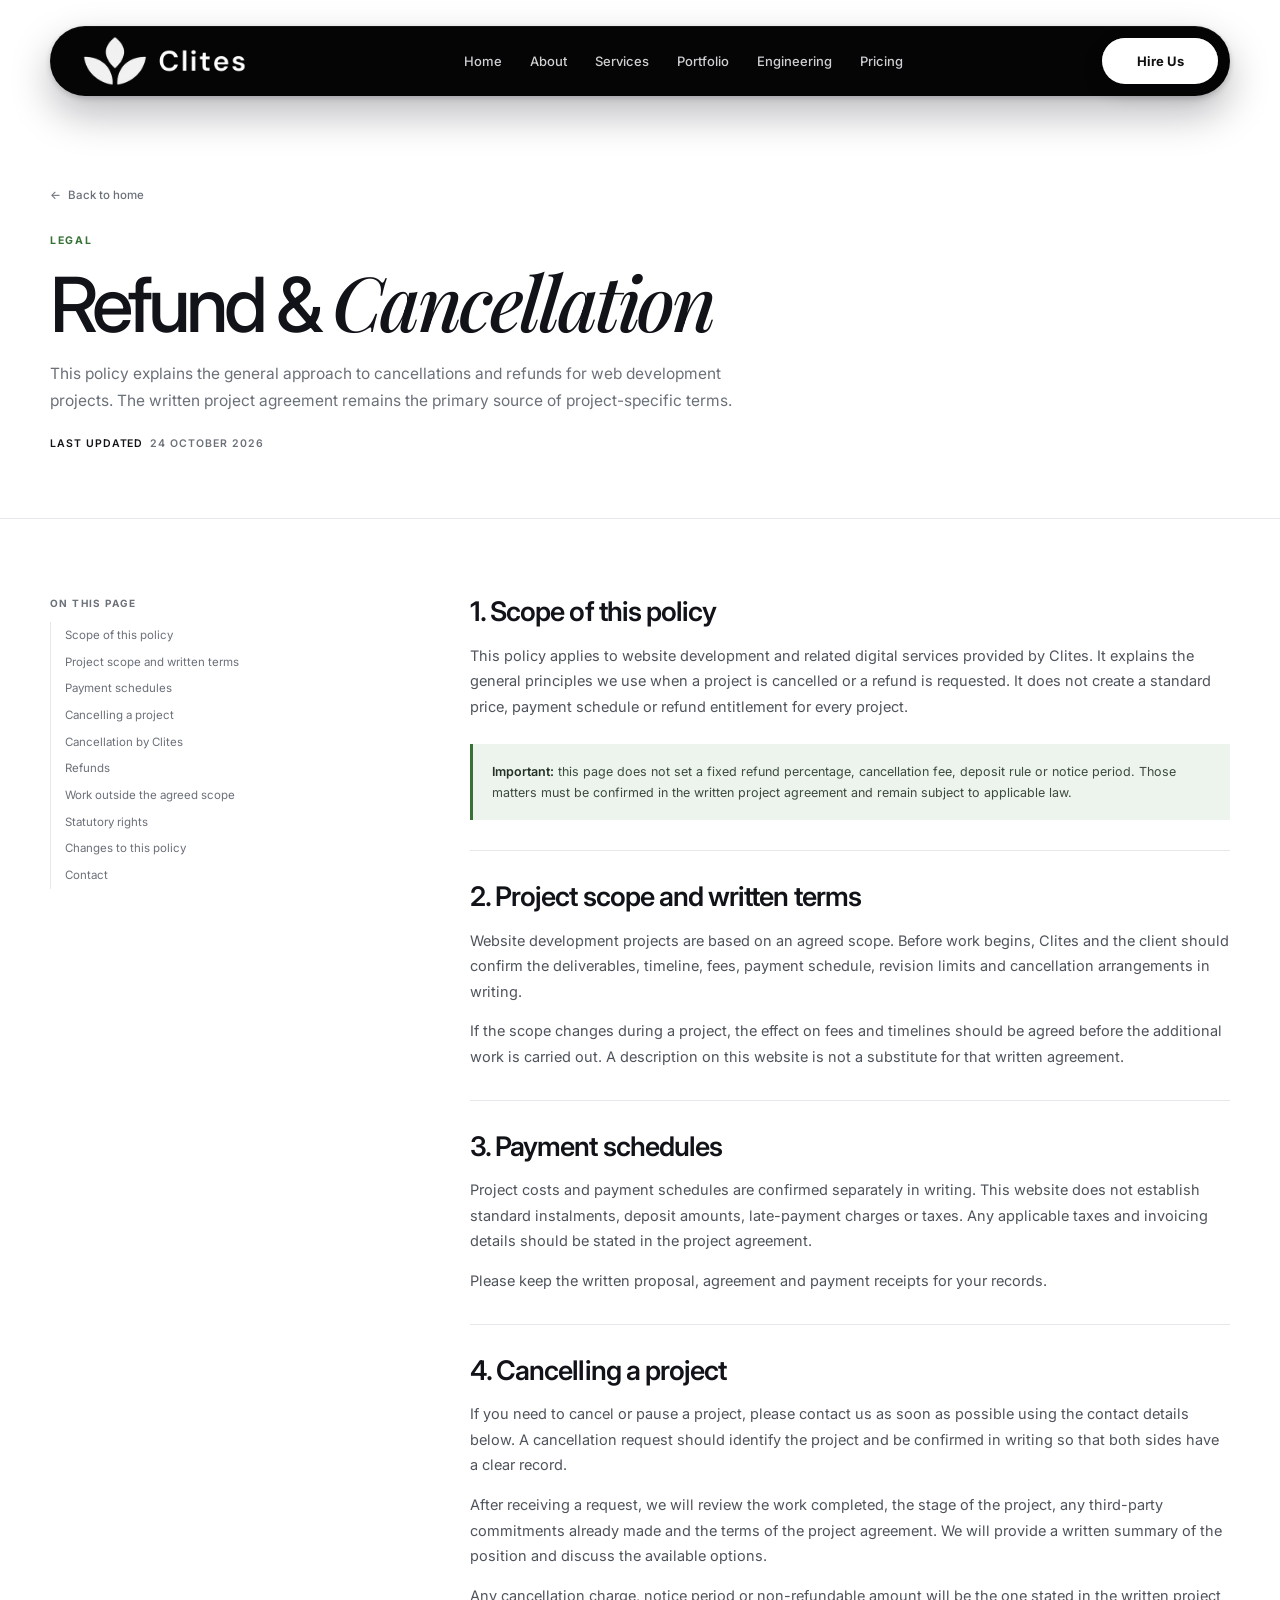
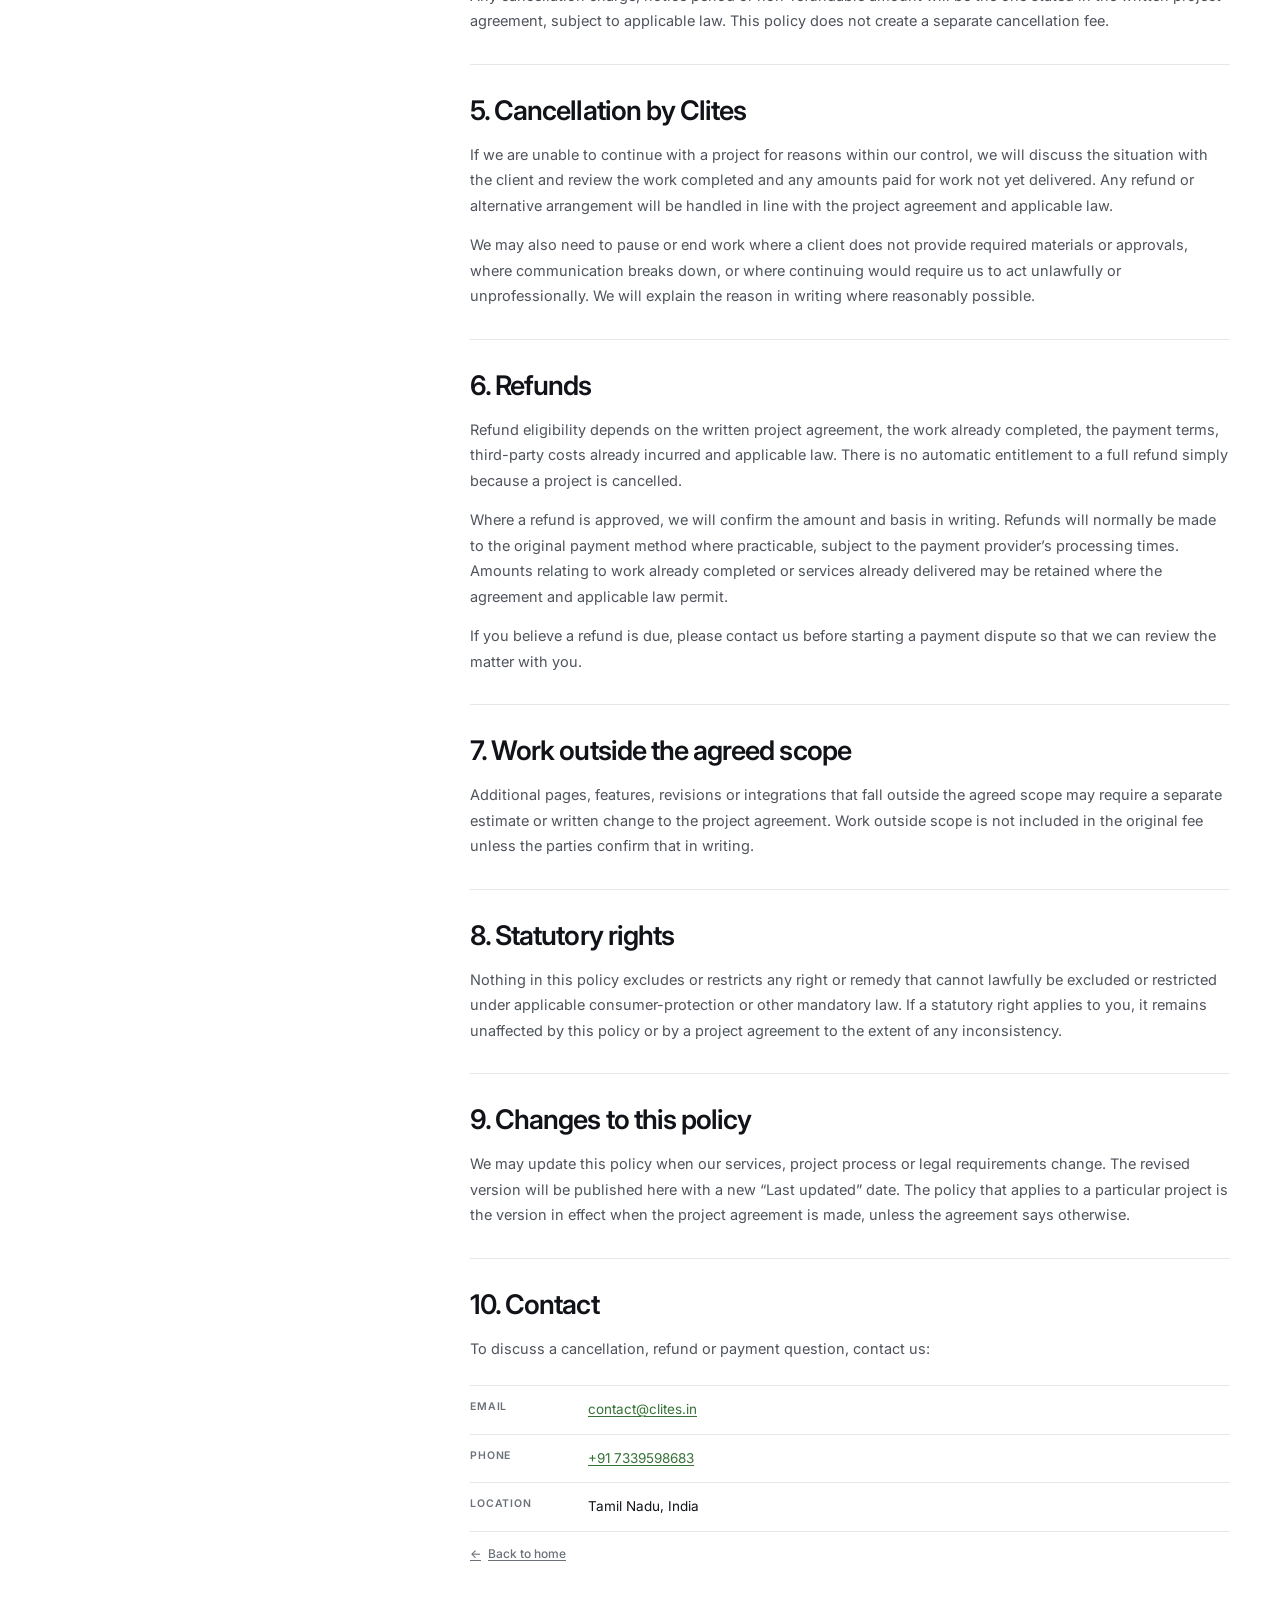
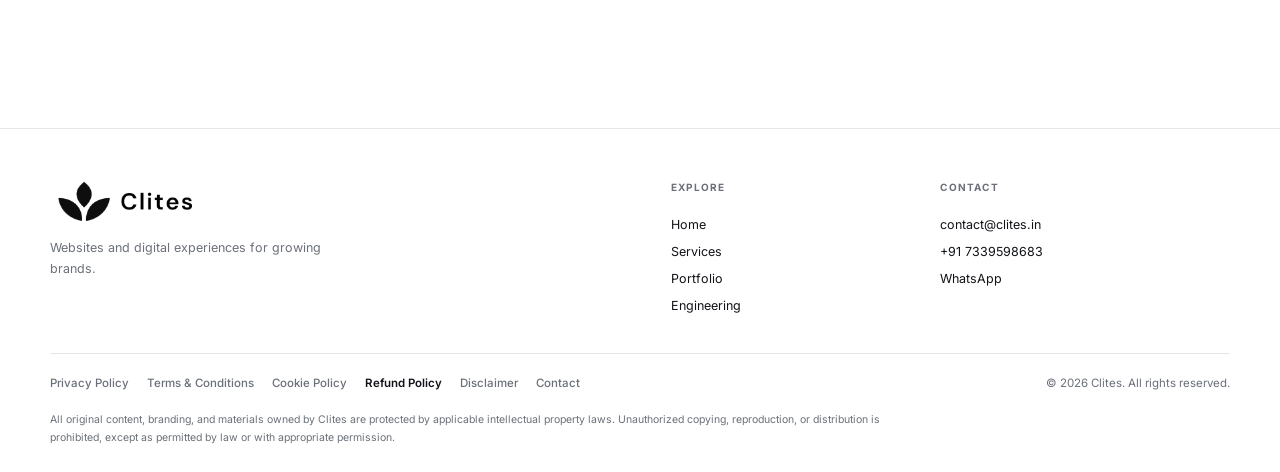
<file: refund-policy.html>
<!DOCTYPE html>
<html lang="en">
<head>
  <meta charset="UTF-8" />
  <meta name="viewport" content="width=device-width, initial-scale=1.0" />
  <meta name="theme-color" content="#ffffff" />
  <meta name="description" content="How cancellations, completed work and refunds are handled for Clites web development projects. Project-specific terms are confirmed in writing." />
  <title>Refund &amp; Cancellation Policy | Clites</title>
  <meta property="og:type" content="website" />
  <meta property="og:title" content="Refund &amp; Cancellation Policy | Clites" />
  <meta property="og:site_name" content="Clites" />
  <meta property="og:description" content="Cancellation and refund information for Clites web development projects." />
  <link rel="icon" type="image/png" sizes="32x32" href="img/clites-leaf.png" />
  <link rel="preconnect" href="https://fonts.googleapis.com" />
  <link rel="preconnect" href="https://fonts.gstatic.com" crossorigin />
  <link href="https://fonts.googleapis.com/css2?family=Inter:wght@400;500;600;700&amp;family=Playfair+Display:ital,wght@1,500;1,600&amp;display=swap" rel="stylesheet" />
  <link rel="stylesheet" href="engineering.css" />
  <link rel="stylesheet" href="inquiry-form.css" />
  <link rel="stylesheet" href="legal-footer.css" />
  <link rel="stylesheet" href="legal.css" />
</head>
<body class="legal-page">
  <a class="eng-skip" href="#legal-content">Skip to content</a>

  <div class="nav-wrap">
    <nav class="pill-nav" aria-label="Main navigation">
      <a class="brand" href="index.html" aria-label="Clites Home">
        <img class="header-logo" src="img/clites-logo-white.png" alt="Clites" />
      </a>
      <div class="nav-links">
        <a href="index.html">Home</a>
        <a href="index.html#about">About</a>
        <a href="service.html">Services</a>
        <a href="portfolio.html">Portfolio</a>
        <a href="engineering.html">Engineering</a>
        <a href="#contact">Pricing</a>
      </div>
      <button class="nav-toggle" id="navToggle" type="button" aria-label="Open menu" aria-expanded="false" aria-controls="mobileMenu">
        <span></span><span></span><span></span>
      </button>
      <a class="hire-button" href="index.html#contact" data-inquiry-open aria-haspopup="dialog">Hire Us</a>
    </nav>
    <nav class="mobile-menu" id="mobileMenu" aria-label="Mobile navigation">
      <a href="index.html">Home</a>
      <a href="index.html#about">About</a>
      <a href="service.html">Services</a>
      <a href="portfolio.html">Portfolio</a>
      <a href="engineering.html">Engineering</a>
      <a href="#contact">Pricing</a>
    </nav>
  </div>

  <main id="legal-content">
    <header class="legal-hero">
      <div class="eng-wrap">
        <a class="legal-back" href="index.html"><span aria-hidden="true">&larr;</span> Back to home</a>
        <p class="eng-eyebrow">Legal</p>
        <h1>Refund &amp; <em>Cancellation</em></h1>
        <p class="legal-intro">This policy explains the general approach to cancellations and refunds for web development projects. The written project agreement remains the primary source of project-specific terms.</p>
        <p class="legal-meta"><strong>Last updated</strong> <time datetime="2026-10-24">24 October 2026</time></p>
      </div>
    </header>

    <div class="eng-wrap legal-layout">
      <aside class="legal-toc" aria-label="On this page">
        <h2>On this page</h2>
        <ol>
          <li><a href="#scope">Scope of this policy</a></li>
          <li><a href="#project-basis">Project scope and written terms</a></li>
          <li><a href="#payment-schedules">Payment schedules</a></li>
          <li><a href="#client-cancellation">Cancelling a project</a></li>
          <li><a href="#clites-cancellation">Cancellation by Clites</a></li>
          <li><a href="#refunds">Refunds</a></li>
          <li><a href="#additional-work">Work outside the agreed scope</a></li>
          <li><a href="#statutory-rights">Statutory rights</a></li>
          <li><a href="#changes">Changes to this policy</a></li>
          <li><a href="#contact">Contact</a></li>
        </ol>
      </aside>

      <article class="legal-content">
        <section id="scope" aria-labelledby="scope-title">
          <h2 id="scope-title">1. Scope of this policy</h2>
          <p>This policy applies to website development and related digital services provided by Clites. It explains the general principles we use when a project is cancelled or a refund is requested. It does not create a standard price, payment schedule or refund entitlement for every project.</p>
          <div class="legal-note"><strong>Important:</strong> this page does not set a fixed refund percentage, cancellation fee, deposit rule or notice period. Those matters must be confirmed in the written project agreement and remain subject to applicable law.</div>
        </section>

        <section id="project-basis" aria-labelledby="project-basis-title">
          <h2 id="project-basis-title">2. Project scope and written terms</h2>
          <p>Website development projects are based on an agreed scope. Before work begins, Clites and the client should confirm the deliverables, timeline, fees, payment schedule, revision limits and cancellation arrangements in writing.</p>
          <p>If the scope changes during a project, the effect on fees and timelines should be agreed before the additional work is carried out. A description on this website is not a substitute for that written agreement.</p>
        </section>

        <section id="payment-schedules" aria-labelledby="payment-schedules-title">
          <h2 id="payment-schedules-title">3. Payment schedules</h2>
          <p>Project costs and payment schedules are confirmed separately in writing. This website does not establish standard instalments, deposit amounts, late-payment charges or taxes. Any applicable taxes and invoicing details should be stated in the project agreement.</p>
          <p>Please keep the written proposal, agreement and payment receipts for your records.</p>
        </section>

        <section id="client-cancellation" aria-labelledby="client-cancellation-title">
          <h2 id="client-cancellation-title">4. Cancelling a project</h2>
          <p>If you need to cancel or pause a project, please contact us as soon as possible using the contact details below. A cancellation request should identify the project and be confirmed in writing so that both sides have a clear record.</p>
          <p>After receiving a request, we will review the work completed, the stage of the project, any third-party commitments already made and the terms of the project agreement. We will provide a written summary of the position and discuss the available options.</p>
          <p>Any cancellation charge, notice period or non-refundable amount will be the one stated in the written project agreement, subject to applicable law. This policy does not create a separate cancellation fee.</p>
        </section>

        <section id="clites-cancellation" aria-labelledby="clites-cancellation-title">
          <h2 id="clites-cancellation-title">5. Cancellation by Clites</h2>
          <p>If we are unable to continue with a project for reasons within our control, we will discuss the situation with the client and review the work completed and any amounts paid for work not yet delivered. Any refund or alternative arrangement will be handled in line with the project agreement and applicable law.</p>
          <p>We may also need to pause or end work where a client does not provide required materials or approvals, where communication breaks down, or where continuing would require us to act unlawfully or unprofessionally. We will explain the reason in writing where reasonably possible.</p>
        </section>

        <section id="refunds" aria-labelledby="refunds-title">
          <h2 id="refunds-title">6. Refunds</h2>
          <p>Refund eligibility depends on the written project agreement, the work already completed, the payment terms, third-party costs already incurred and applicable law. There is no automatic entitlement to a full refund simply because a project is cancelled.</p>
          <p>Where a refund is approved, we will confirm the amount and basis in writing. Refunds will normally be made to the original payment method where practicable, subject to the payment provider’s processing times. Amounts relating to work already completed or services already delivered may be retained where the agreement and applicable law permit.</p>
          <p>If you believe a refund is due, please contact us before starting a payment dispute so that we can review the matter with you.</p>
        </section>

        <section id="additional-work" aria-labelledby="additional-work-title">
          <h2 id="additional-work-title">7. Work outside the agreed scope</h2>
          <p>Additional pages, features, revisions or integrations that fall outside the agreed scope may require a separate estimate or written change to the project agreement. Work outside scope is not included in the original fee unless the parties confirm that in writing.</p>
        </section>

        <section id="statutory-rights" aria-labelledby="statutory-rights-title">
          <h2 id="statutory-rights-title">8. Statutory rights</h2>
          <p>Nothing in this policy excludes or restricts any right or remedy that cannot lawfully be excluded or restricted under applicable consumer-protection or other mandatory law. If a statutory right applies to you, it remains unaffected by this policy or by a project agreement to the extent of any inconsistency.</p>
        </section>

        <section id="changes" aria-labelledby="changes-title">
          <h2 id="changes-title">9. Changes to this policy</h2>
          <p>We may update this policy when our services, project process or legal requirements change. The revised version will be published here with a new “Last updated” date. The policy that applies to a particular project is the version in effect when the project agreement is made, unless the agreement says otherwise.</p>
        </section>

        <section id="contact" aria-labelledby="contact-title">
          <h2 id="contact-title">10. Contact</h2>
          <p>To discuss a cancellation, refund or payment question, contact us:</p>
          <dl class="legal-contact-list">
            <dt>Email</dt>
            <dd><a href="mailto:contact@clites.in?subject=Project%20cancellation%20or%20refund">contact@clites.in</a></dd>
            <dt>Phone</dt>
            <dd><a href="tel:+917339598683">+91&nbsp;7339598683</a></dd>
            <dt>Location</dt>
            <dd>Tamil Nadu, India</dd>
          </dl>
          <p class="legal-back-bottom"><a href="index.html"><span aria-hidden="true">&larr;</span> Back to home</a></p>
        </section>
      </article>
    </div>
  </main>

  <footer class="eng-footer">
    <div class="eng-wrap eng-footer__inner">
      <div class="eng-footer__brand">
        <a href="index.html" aria-label="Clites Home">
          <img src="img/clites-logo-black.png" alt="Clites" />
        </a>
        <p>Websites and digital experiences for growing brands.</p>
      </div>
      <nav class="eng-footer__nav" aria-label="Footer navigation">
        <h2>Explore</h2>
        <a href="index.html">Home</a>
        <a href="service.html">Services</a>
        <a href="portfolio.html">Portfolio</a>
        <a href="engineering.html">Engineering</a>
      </nav>
      <div class="eng-footer__contact">
        <h2>Contact</h2>
        <a href="mailto:contact@clites.in">contact@clites.in</a>
        <a href="tel:+917339598683">+91&nbsp;7339598683</a>
        <a href="https://wa.me/917339598683" target="_blank" rel="noopener">WhatsApp</a>
      </div>
    </div>
    <div class="eng-wrap">
      <div class="site-legal">
        <nav class="site-legal__links" aria-label="Legal">
          <a href="privacy-policy.html">Privacy Policy</a>
          <a href="terms-and-conditions.html">Terms &amp; Conditions</a>
          <a href="cookie-policy.html">Cookie Policy</a>
          <a href="refund-policy.html" aria-current="page">Refund Policy</a>
          <a href="disclaimer.html">Disclaimer</a>
          <a href="contact.html">Contact</a>
        </nav>
        <p class="site-legal__copyright">&copy; <span data-current-year>2026</span> Clites. All rights reserved.</p>
        <p class="site-legal__notice">All original content, branding, and materials owned by Clites are protected by applicable intellectual property laws. Unauthorized copying, reproduction, or distribution is prohibited, except as permitted by law or with appropriate permission.</p>
      </div>
    </div>
  </footer>

  <script src="js/site-footer.js"></script>
  <script src="legal.js"></script>
  <script type="module" src="js/project-inquiry.js"></script>
</body>
</html>
</file>
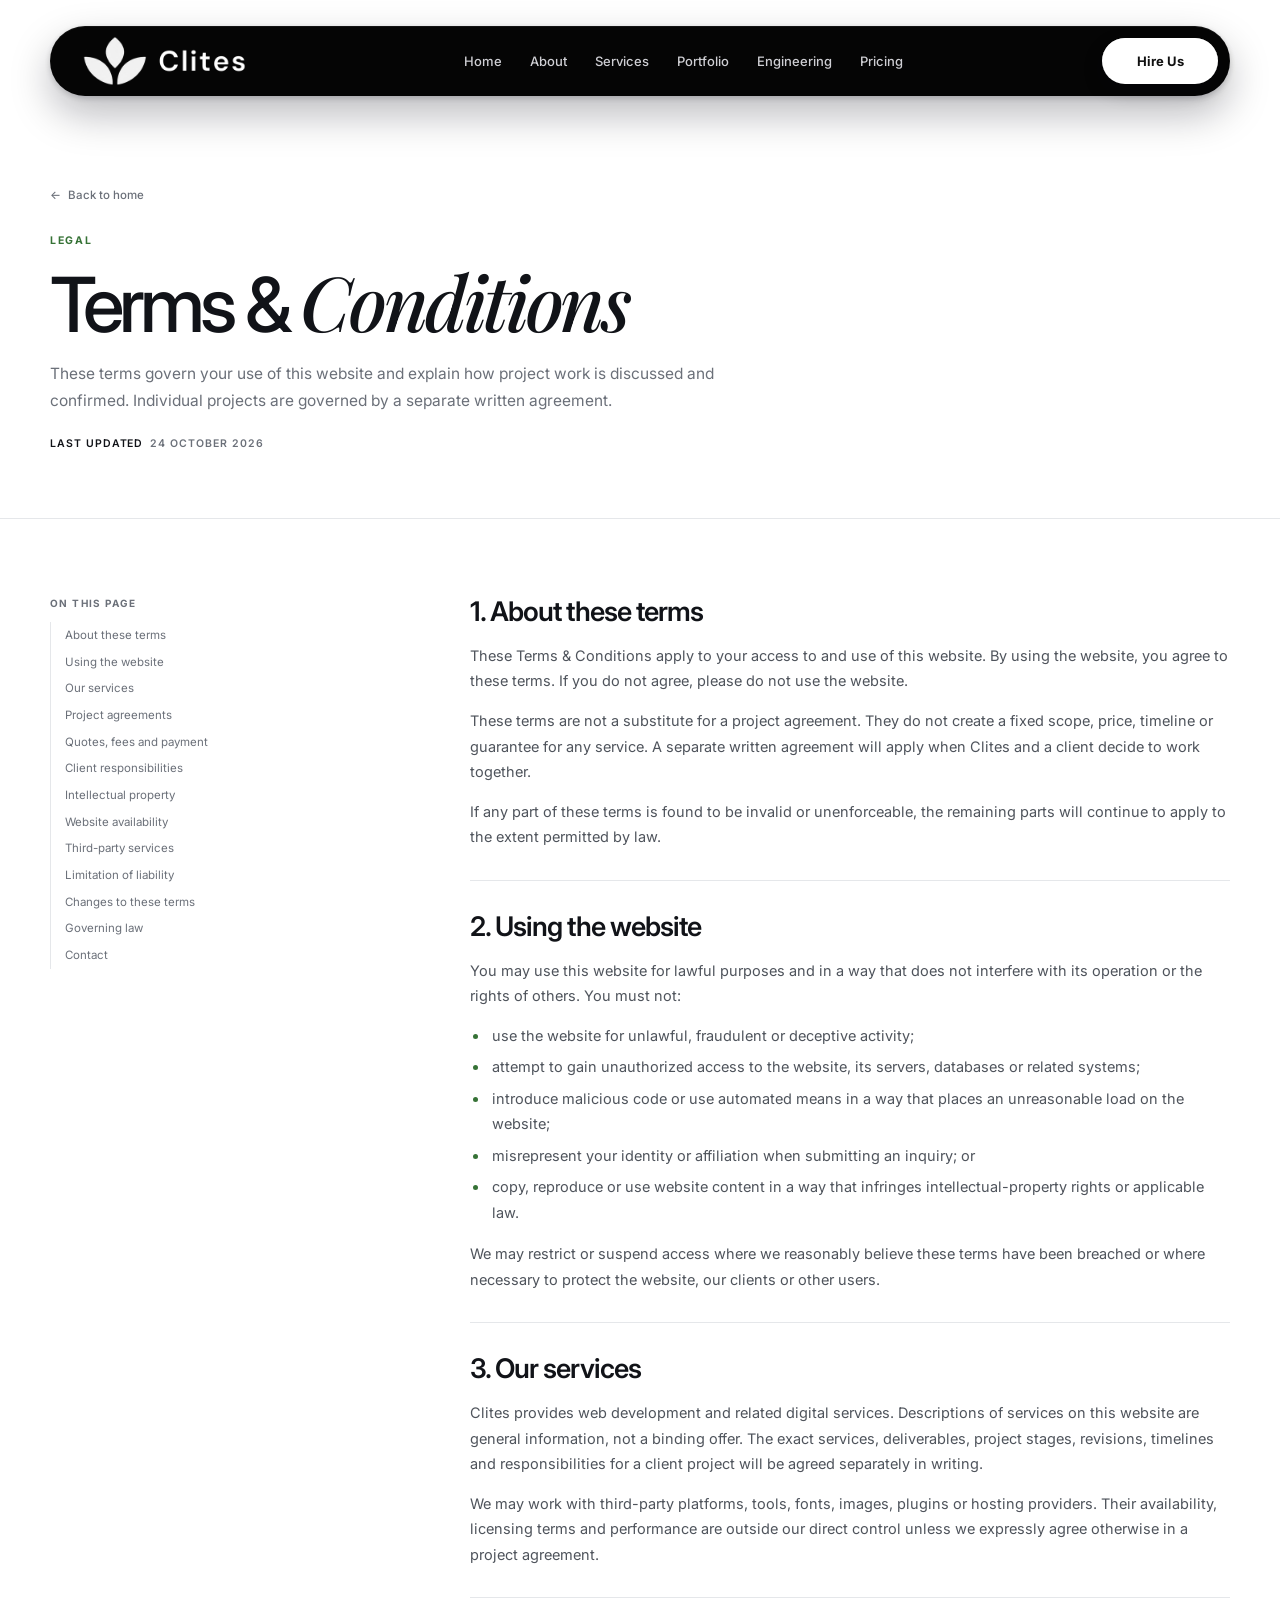
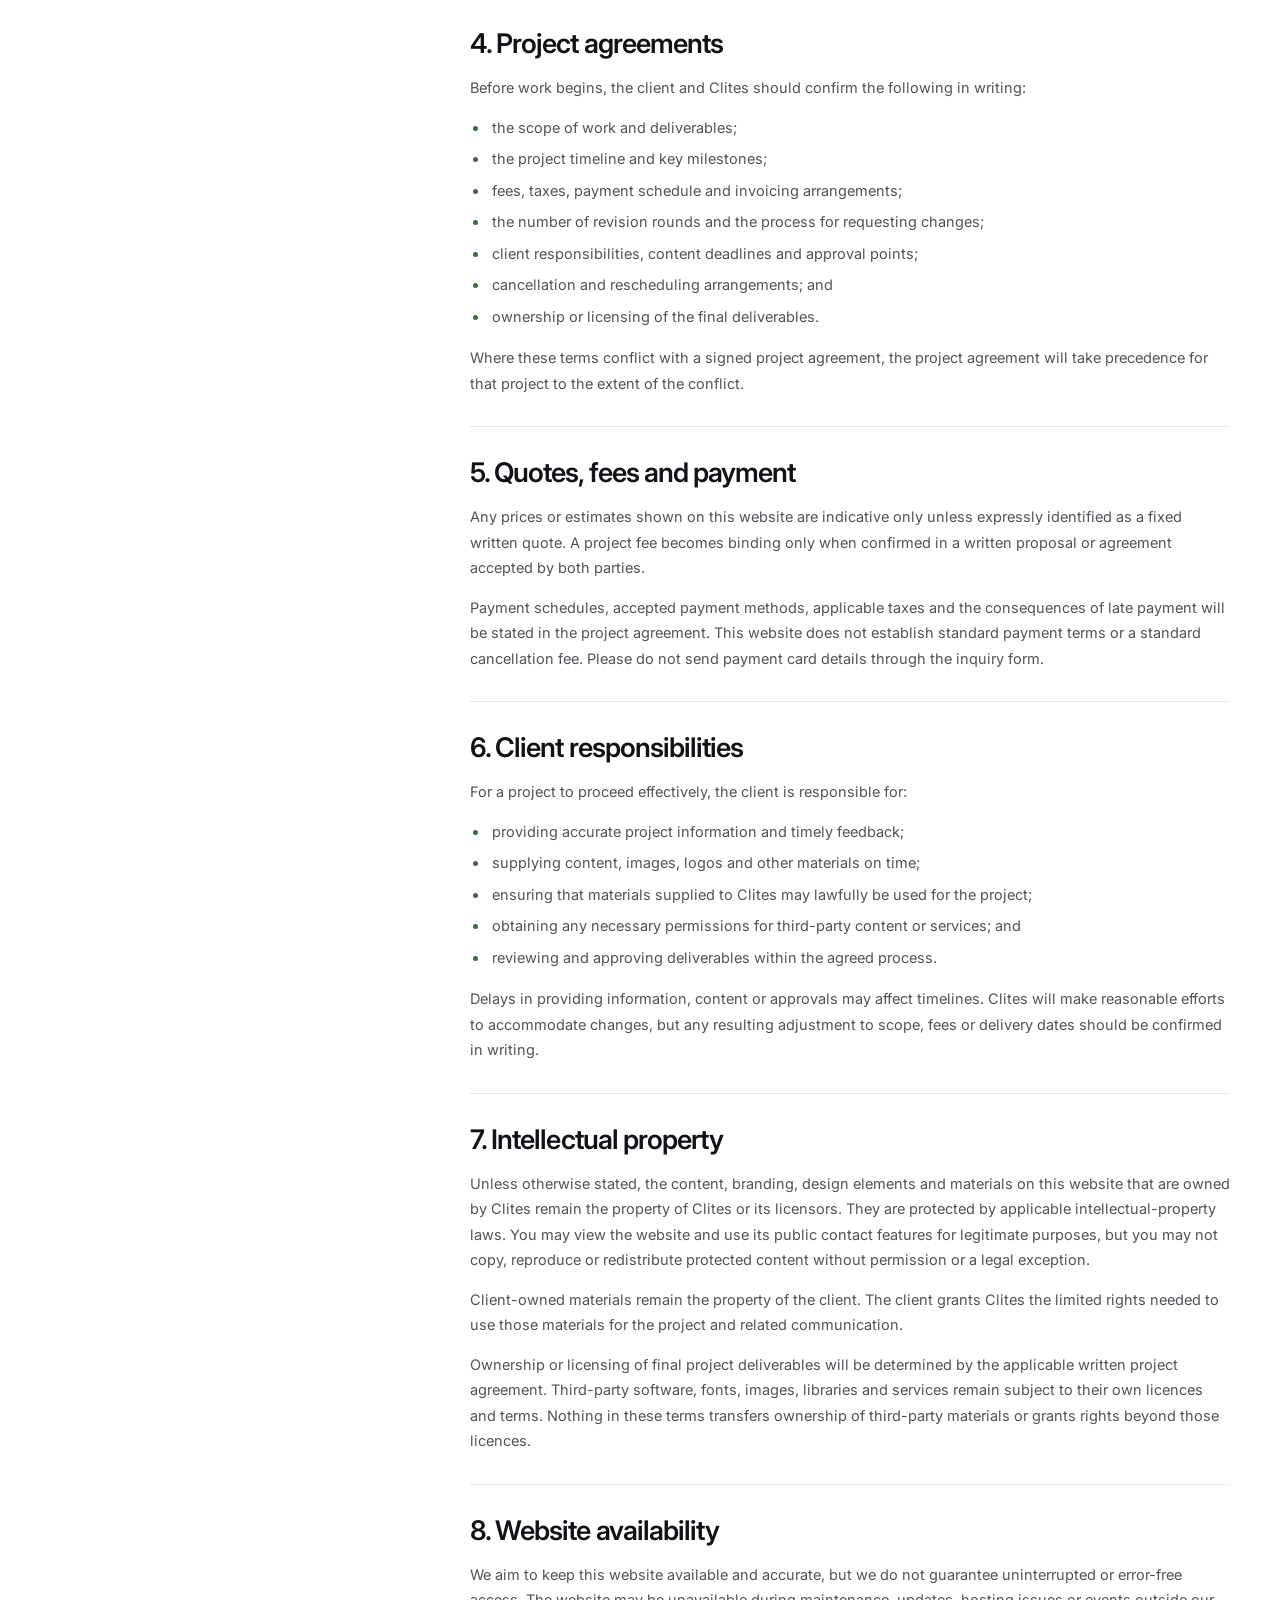
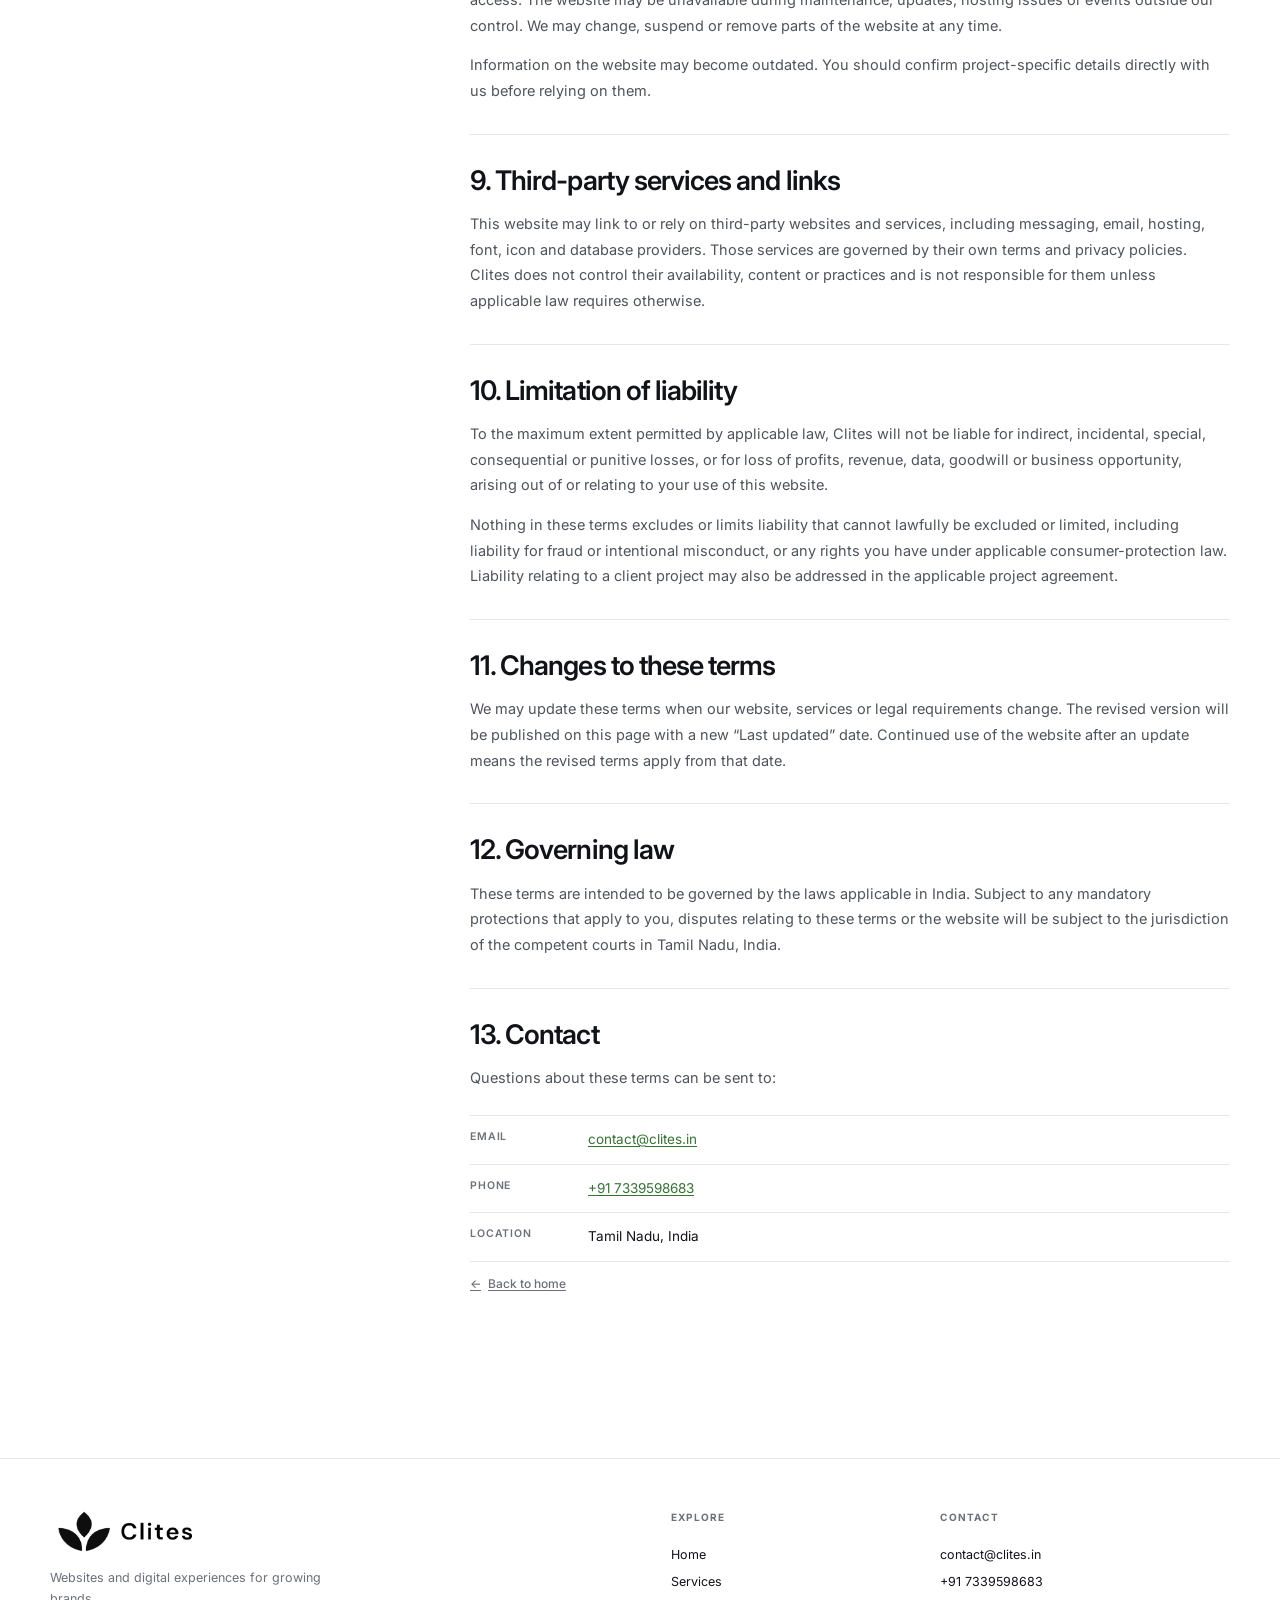
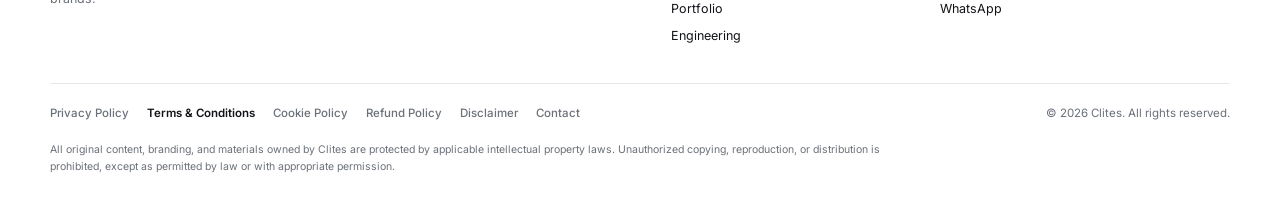
<file: terms-and-conditions.html>
<!DOCTYPE html>
<html lang="en">
<head>
  <meta charset="UTF-8" />
  <meta name="viewport" content="width=device-width, initial-scale=1.0" />
  <meta name="theme-color" content="#ffffff" />
  <meta name="description" content="The terms that apply to use of the Clites website and the basis on which web development projects are discussed and agreed." />
  <title>Terms &amp; Conditions | Clites</title>
  <meta property="og:type" content="website" />
  <meta property="og:title" content="Terms &amp; Conditions | Clites" />
  <meta property="og:site_name" content="Clites" />
  <meta property="og:description" content="Terms for using the Clites website and engaging Clites for web development services." />
  <link rel="icon" type="image/png" sizes="32x32" href="img/clites-leaf.png" />
  <link rel="preconnect" href="https://fonts.googleapis.com" />
  <link rel="preconnect" href="https://fonts.gstatic.com" crossorigin />
  <link href="https://fonts.googleapis.com/css2?family=Inter:wght@400;500;600;700&amp;family=Playfair+Display:ital,wght@1,500;1,600&amp;display=swap" rel="stylesheet" />
  <link rel="stylesheet" href="engineering.css" />
  <link rel="stylesheet" href="inquiry-form.css" />
  <link rel="stylesheet" href="legal-footer.css" />
  <link rel="stylesheet" href="legal.css" />
</head>
<body class="legal-page">
  <a class="eng-skip" href="#legal-content">Skip to content</a>

  <div class="nav-wrap">
    <nav class="pill-nav" aria-label="Main navigation">
      <a class="brand" href="index.html" aria-label="Clites Home">
        <img class="header-logo" src="img/clites-logo-white.png" alt="Clites" />
      </a>
      <div class="nav-links">
        <a href="index.html">Home</a>
        <a href="index.html#about">About</a>
        <a href="service.html">Services</a>
        <a href="portfolio.html">Portfolio</a>
        <a href="engineering.html">Engineering</a>
        <a href="#contact">Pricing</a>
      </div>
      <button class="nav-toggle" id="navToggle" type="button" aria-label="Open menu" aria-expanded="false" aria-controls="mobileMenu">
        <span></span><span></span><span></span>
      </button>
      <a class="hire-button" href="index.html#contact" data-inquiry-open aria-haspopup="dialog">Hire Us</a>
    </nav>
    <nav class="mobile-menu" id="mobileMenu" aria-label="Mobile navigation">
      <a href="index.html">Home</a>
      <a href="index.html#about">About</a>
      <a href="service.html">Services</a>
      <a href="portfolio.html">Portfolio</a>
      <a href="engineering.html">Engineering</a>
      <a href="#contact">Pricing</a>
    </nav>
  </div>

  <main id="legal-content">
    <header class="legal-hero">
      <div class="eng-wrap">
        <a class="legal-back" href="index.html"><span aria-hidden="true">&larr;</span> Back to home</a>
        <p class="eng-eyebrow">Legal</p>
        <h1>Terms &amp; <em>Conditions</em></h1>
        <p class="legal-intro">These terms govern your use of this website and explain how project work is discussed and confirmed. Individual projects are governed by a separate written agreement.</p>
        <p class="legal-meta"><strong>Last updated</strong> <time datetime="2026-10-24">24 October 2026</time></p>
      </div>
    </header>

    <div class="eng-wrap legal-layout">
      <aside class="legal-toc" aria-label="On this page">
        <h2>On this page</h2>
        <ol>
          <li><a href="#about-these-terms">About these terms</a></li>
          <li><a href="#using-the-website">Using the website</a></li>
          <li><a href="#our-services">Our services</a></li>
          <li><a href="#project-agreements">Project agreements</a></li>
          <li><a href="#fees-and-payment">Quotes, fees and payment</a></li>
          <li><a href="#client-responsibilities">Client responsibilities</a></li>
          <li><a href="#intellectual-property">Intellectual property</a></li>
          <li><a href="#availability">Website availability</a></li>
          <li><a href="#third-party-services">Third-party services</a></li>
          <li><a href="#liability">Limitation of liability</a></li>
          <li><a href="#changes">Changes to these terms</a></li>
          <li><a href="#governing-law">Governing law</a></li>
          <li><a href="#contact">Contact</a></li>
        </ol>
      </aside>

      <article class="legal-content">
        <section id="about-these-terms" aria-labelledby="about-these-terms-title">
          <h2 id="about-these-terms-title">1. About these terms</h2>
          <p>These Terms &amp; Conditions apply to your access to and use of this website. By using the website, you agree to these terms. If you do not agree, please do not use the website.</p>
          <p>These terms are not a substitute for a project agreement. They do not create a fixed scope, price, timeline or guarantee for any service. A separate written agreement will apply when Clites and a client decide to work together.</p>
          <p>If any part of these terms is found to be invalid or unenforceable, the remaining parts will continue to apply to the extent permitted by law.</p>
        </section>

        <section id="using-the-website" aria-labelledby="using-the-website-title">
          <h2 id="using-the-website-title">2. Using the website</h2>
          <p>You may use this website for lawful purposes and in a way that does not interfere with its operation or the rights of others. You must not:</p>
          <ul>
            <li>use the website for unlawful, fraudulent or deceptive activity;</li>
            <li>attempt to gain unauthorized access to the website, its servers, databases or related systems;</li>
            <li>introduce malicious code or use automated means in a way that places an unreasonable load on the website;</li>
            <li>misrepresent your identity or affiliation when submitting an inquiry; or</li>
            <li>copy, reproduce or use website content in a way that infringes intellectual-property rights or applicable law.</li>
          </ul>
          <p>We may restrict or suspend access where we reasonably believe these terms have been breached or where necessary to protect the website, our clients or other users.</p>
        </section>

        <section id="our-services" aria-labelledby="our-services-title">
          <h2 id="our-services-title">3. Our services</h2>
          <p>Clites provides web development and related digital services. Descriptions of services on this website are general information, not a binding offer. The exact services, deliverables, project stages, revisions, timelines and responsibilities for a client project will be agreed separately in writing.</p>
          <p>We may work with third-party platforms, tools, fonts, images, plugins or hosting providers. Their availability, licensing terms and performance are outside our direct control unless we expressly agree otherwise in a project agreement.</p>
        </section>

        <section id="project-agreements" aria-labelledby="project-agreements-title">
          <h2 id="project-agreements-title">4. Project agreements</h2>
          <p>Before work begins, the client and Clites should confirm the following in writing:</p>
          <ul>
            <li>the scope of work and deliverables;</li>
            <li>the project timeline and key milestones;</li>
            <li>fees, taxes, payment schedule and invoicing arrangements;</li>
            <li>the number of revision rounds and the process for requesting changes;</li>
            <li>client responsibilities, content deadlines and approval points;</li>
            <li>cancellation and rescheduling arrangements; and</li>
            <li>ownership or licensing of the final deliverables.</li>
          </ul>
          <p>Where these terms conflict with a signed project agreement, the project agreement will take precedence for that project to the extent of the conflict.</p>
        </section>

        <section id="fees-and-payment" aria-labelledby="fees-and-payment-title">
          <h2 id="fees-and-payment-title">5. Quotes, fees and payment</h2>
          <p>Any prices or estimates shown on this website are indicative only unless expressly identified as a fixed written quote. A project fee becomes binding only when confirmed in a written proposal or agreement accepted by both parties.</p>
          <p>Payment schedules, accepted payment methods, applicable taxes and the consequences of late payment will be stated in the project agreement. This website does not establish standard payment terms or a standard cancellation fee. Please do not send payment card details through the inquiry form.</p>
        </section>

        <section id="client-responsibilities" aria-labelledby="client-responsibilities-title">
          <h2 id="client-responsibilities-title">6. Client responsibilities</h2>
          <p>For a project to proceed effectively, the client is responsible for:</p>
          <ul>
            <li>providing accurate project information and timely feedback;</li>
            <li>supplying content, images, logos and other materials on time;</li>
            <li>ensuring that materials supplied to Clites may lawfully be used for the project;</li>
            <li>obtaining any necessary permissions for third-party content or services; and</li>
            <li>reviewing and approving deliverables within the agreed process.</li>
          </ul>
          <p>Delays in providing information, content or approvals may affect timelines. Clites will make reasonable efforts to accommodate changes, but any resulting adjustment to scope, fees or delivery dates should be confirmed in writing.</p>
        </section>

        <section id="intellectual-property" aria-labelledby="intellectual-property-title">
          <h2 id="intellectual-property-title">7. Intellectual property</h2>
          <p>Unless otherwise stated, the content, branding, design elements and materials on this website that are owned by Clites remain the property of Clites or its licensors. They are protected by applicable intellectual-property laws. You may view the website and use its public contact features for legitimate purposes, but you may not copy, reproduce or redistribute protected content without permission or a legal exception.</p>
          <p>Client-owned materials remain the property of the client. The client grants Clites the limited rights needed to use those materials for the project and related communication.</p>
          <p>Ownership or licensing of final project deliverables will be determined by the applicable written project agreement. Third-party software, fonts, images, libraries and services remain subject to their own licences and terms. Nothing in these terms transfers ownership of third-party materials or grants rights beyond those licences.</p>
        </section>

        <section id="availability" aria-labelledby="availability-title">
          <h2 id="availability-title">8. Website availability</h2>
          <p>We aim to keep this website available and accurate, but we do not guarantee uninterrupted or error-free access. The website may be unavailable during maintenance, updates, hosting issues or events outside our control. We may change, suspend or remove parts of the website at any time.</p>
          <p>Information on the website may become outdated. You should confirm project-specific details directly with us before relying on them.</p>
        </section>

        <section id="third-party-services" aria-labelledby="third-party-services-title">
          <h2 id="third-party-services-title">9. Third-party services and links</h2>
          <p>This website may link to or rely on third-party websites and services, including messaging, email, hosting, font, icon and database providers. Those services are governed by their own terms and privacy policies. Clites does not control their availability, content or practices and is not responsible for them unless applicable law requires otherwise.</p>
        </section>

        <section id="liability" aria-labelledby="liability-title">
          <h2 id="liability-title">10. Limitation of liability</h2>
          <p>To the maximum extent permitted by applicable law, Clites will not be liable for indirect, incidental, special, consequential or punitive losses, or for loss of profits, revenue, data, goodwill or business opportunity, arising out of or relating to your use of this website.</p>
          <p>Nothing in these terms excludes or limits liability that cannot lawfully be excluded or limited, including liability for fraud or intentional misconduct, or any rights you have under applicable consumer-protection law. Liability relating to a client project may also be addressed in the applicable project agreement.</p>
        </section>

        <section id="changes" aria-labelledby="changes-title">
          <h2 id="changes-title">11. Changes to these terms</h2>
          <p>We may update these terms when our website, services or legal requirements change. The revised version will be published on this page with a new “Last updated” date. Continued use of the website after an update means the revised terms apply from that date.</p>
        </section>

        <section id="governing-law" aria-labelledby="governing-law-title">
          <h2 id="governing-law-title">12. Governing law</h2>
          <p>These terms are intended to be governed by the laws applicable in India. Subject to any mandatory protections that apply to you, disputes relating to these terms or the website will be subject to the jurisdiction of the competent courts in Tamil Nadu, India.</p>
        </section>

        <section id="contact" aria-labelledby="contact-title">
          <h2 id="contact-title">13. Contact</h2>
          <p>Questions about these terms can be sent to:</p>
          <dl class="legal-contact-list">
            <dt>Email</dt>
            <dd><a href="mailto:contact@clites.in?subject=Terms%20question">contact@clites.in</a></dd>
            <dt>Phone</dt>
            <dd><a href="tel:+917339598683">+91&nbsp;7339598683</a></dd>
            <dt>Location</dt>
            <dd>Tamil Nadu, India</dd>
          </dl>
          <p class="legal-back-bottom"><a href="index.html"><span aria-hidden="true">&larr;</span> Back to home</a></p>
        </section>
      </article>
    </div>
  </main>

  <footer class="eng-footer">
    <div class="eng-wrap eng-footer__inner">
      <div class="eng-footer__brand">
        <a href="index.html" aria-label="Clites Home">
          <img src="img/clites-logo-black.png" alt="Clites" />
        </a>
        <p>Websites and digital experiences for growing brands.</p>
      </div>
      <nav class="eng-footer__nav" aria-label="Footer navigation">
        <h2>Explore</h2>
        <a href="index.html">Home</a>
        <a href="service.html">Services</a>
        <a href="portfolio.html">Portfolio</a>
        <a href="engineering.html">Engineering</a>
      </nav>
      <div class="eng-footer__contact">
        <h2>Contact</h2>
        <a href="mailto:contact@clites.in">contact@clites.in</a>
        <a href="tel:+917339598683">+91&nbsp;7339598683</a>
        <a href="https://wa.me/917339598683" target="_blank" rel="noopener">WhatsApp</a>
      </div>
    </div>
    <div class="eng-wrap">
      <div class="site-legal">
        <nav class="site-legal__links" aria-label="Legal">
          <a href="privacy-policy.html">Privacy Policy</a>
          <a href="terms-and-conditions.html" aria-current="page">Terms &amp; Conditions</a>
          <a href="cookie-policy.html">Cookie Policy</a>
          <a href="refund-policy.html">Refund Policy</a>
          <a href="disclaimer.html">Disclaimer</a>
          <a href="contact.html">Contact</a>
        </nav>
        <p class="site-legal__copyright">&copy; <span data-current-year>2026</span> Clites. All rights reserved.</p>
        <p class="site-legal__notice">All original content, branding, and materials owned by Clites are protected by applicable intellectual property laws. Unauthorized copying, reproduction, or distribution is prohibited, except as permitted by law or with appropriate permission.</p>
      </div>
    </div>
  </footer>

  <script src="js/site-footer.js"></script>
  <script src="legal.js"></script>
  <script type="module" src="js/project-inquiry.js"></script>
</body>
</html>
</file>
<file: engineering.css>
:root {
  --ink: #111318;
  --muted: #6b7079;
  --soft-muted: #6b7079;
  --line: #e5e7ea;
  --line-strong: #cfd4d8;
  --paper: #ffffff;
  --soft: #f7f8f6;
  --accent: #367236;
  --accent-soft: #edf4ed;
  --serif: "Playfair Display", Georgia, serif;
  --sans: "Inter", Arial, sans-serif;
  --max: 1180px;
  --ease: cubic-bezier(.22, 1, .36, 1);
}

* {
  box-sizing: border-box;
}

html {
  min-width: 320px;
  background: var(--paper);
  scroll-padding-top: 112px;
  scroll-behavior: smooth;
}

body {
  min-height: 100vh;
  margin: 0;
  overflow-x: hidden;
  color: var(--ink);
  background: var(--paper);
  font-family: var(--sans);
  font-size: 15px;
  font-weight: 400;
  -webkit-font-smoothing: antialiased;
  text-rendering: optimizeLegibility;
}

body.eng-dialog-open {
  overflow: hidden;
}

body.eng-dialog-open .nav-wrap {
  visibility: hidden;
}

a {
  color: inherit;
  text-decoration: none;
}

button,
input {
  font: inherit;
}

button {
  color: inherit;
}

img {
  max-width: 100%;
}

[hidden] {
  display: none !important;
}

.eng-wrap {
  width: min(var(--max), calc(100% - 64px));
  margin: 0 auto;
}

.eng-skip {
  position: fixed;
  z-index: 2000;
  top: -100px;
  left: 16px;
  padding: 12px 18px;
  border-radius: 999px;
  color: #fff;
  background: var(--ink);
  font-size: 13px;
  font-weight: 600;
}

.eng-skip:focus {
  top: 14px;
}

/* ---------------------------------------------------------------
   Navigation — same black pill as the home and portfolio pages
   --------------------------------------------------------------- */

.nav-wrap {
  position: fixed;
  z-index: 1000;
  top: 0;
  left: 0;
  right: 0;
  display: flex;
  justify-content: center;
  padding: 26px clamp(16px, 4vw, 48px) 0;
  pointer-events: none;
}

.nav-wrap .pill-nav,
.nav-wrap .nav-toggle,
.nav-wrap .mobile-menu {
  pointer-events: auto;
}

.pill-nav {
  --nav-pad: 12px;
  --btn-h: 48px;
  display: flex;
  align-items: center;
  width: 100%;
  max-width: var(--max);
  gap: 20px;
  padding: var(--nav-pad);
  border-radius: 999px;
  background: #050505;
  box-shadow:
    0 18px 40px rgba(6, 8, 20, .28),
    0 2px 6px rgba(6, 8, 20, .18),
    inset 0 1px 0 rgba(255, 255, 255, .06);
}

.brand {
  display: inline-flex;
  flex: none;
  align-items: center;
  margin: 0 0 0 12px;
  padding: 0;
  white-space: nowrap;
}

.header-logo {
  display: block;
  width: 190px;
  height: 50px;
  margin: -4px 0;
  object-fit: contain;
  object-position: left center;
}

.nav-links {
  display: flex;
  align-items: center;
  gap: 2px;
  margin: 0 auto;
}

.nav-links a {
  padding: 10px 13px;
  border-radius: 999px;
  color: #cfcfd4;
  font-size: 13px;
  font-weight: 500;
  text-decoration: none;
  transition: color .2s ease, background .2s ease;
}

.nav-links a:hover {
  color: #fff;
}

.nav-links a.active {
  color: #fff;
  background: rgba(255, 255, 255, .14);
}

.hire-button {
  display: inline-flex;
  flex: none;
  align-items: center;
  justify-content: center;
  min-width: 116px;
  min-height: 46px;
  padding: 0 24px;
  border: 0;
  border-radius: 999px;
  color: #111;
  background: #fff;
  box-shadow: 0 8px 20px rgba(6, 8, 20, .18), inset 0 1px 0 rgba(255, 255, 255, .6);
  font: 700 13px/1 "Inter", sans-serif;
  text-decoration: none;
  transition: transform .2s ease, box-shadow .2s ease, background .2s ease;
}

.hire-button:hover {
  transform: translateY(-1px);
  background: #f2f2f4;
  box-shadow: 0 12px 26px rgba(6, 8, 20, .22), inset 0 1px 0 rgba(255, 255, 255, .6);
}

.nav-toggle {
  display: none;
  flex: none;
  align-items: center;
  justify-content: center;
  flex-direction: column;
  width: var(--btn-h);
  height: var(--btn-h);
  padding: 0;
  border: 0;
  border-radius: 999px;
  background: rgba(255, 255, 255, .1);
  cursor: pointer;
}

.nav-toggle span {
  display: block;
  width: 16px;
  height: 1.6px;
  border-radius: 2px;
  background: #fff;
  transition: transform .25s ease, opacity .2s ease;
}

.nav-toggle span + span {
  margin-top: 4px;
}

.nav-toggle[aria-expanded="true"] span:nth-child(1) {
  transform: translateY(5.6px) rotate(45deg);
}

.nav-toggle[aria-expanded="true"] span:nth-child(2) {
  opacity: 0;
}

.nav-toggle[aria-expanded="true"] span:nth-child(3) {
  transform: translateY(-5.6px) rotate(-45deg);
}

.mobile-menu {
  position: absolute;
  z-index: 6;
  top: calc(100% + 10px);
  left: clamp(16px, 4vw, 48px);
  right: clamp(16px, 4vw, 48px);
  display: none;
  flex-direction: column;
  gap: 2px;
  padding: 10px;
  border-radius: 22px;
  background: #050505;
  box-shadow: 0 18px 40px rgba(6, 8, 20, .28), 0 2px 6px rgba(6, 8, 20, .18);
}

.mobile-menu.open {
  display: flex;
}

.mobile-menu a {
  padding: 13px 16px;
  border-radius: 14px;
  color: #e9e9ec;
  font-size: 14.5px;
  font-weight: 500;
  text-decoration: none;
  transition: background .2s ease, color .2s ease;
}

.mobile-menu a:hover,
.mobile-menu a:focus-visible,
.mobile-menu a.active {
  color: #fff;
  background: rgba(255, 255, 255, .08);
}

@media (min-width: 941px) {
  .mobile-menu {
    display: none !important;
  }
}

@media (max-width: 1100px) {
  .header-logo {
    width: 170px;
    height: 46px;
  }

  .nav-links a {
    padding: 10px 11px;
    font-size: 12.5px;
  }
}

@media (max-width: 940px) {
  .nav-links {
    display: none;
  }

  .nav-toggle {
    display: flex;
    margin-left: auto;
  }

  .pill-nav {
    --nav-pad: 10px;
    --btn-h: 44px;
    gap: 10px;
  }

  .brand {
    margin-left: 8px;
  }

  .hire-button {
    padding: 0 20px;
    font-size: 12.5px;
  }
}

@media (max-width: 560px) {
  .nav-wrap {
    padding: 14px 12px 0;
  }

  .pill-nav {
    --nav-pad: 8px;
    --btn-h: 40px;
  }

  .brand {
    margin-left: 6px;
  }

  .header-logo {
    width: 142px;
    height: 42px;
    margin: -2px 0;
  }

  .hire-button {
    min-width: 0;
    padding: 0 16px;
    font-size: 12px;
  }
}

@media (max-width: 400px) {
  .header-logo {
    width: 124px;
    height: 38px;
    margin: 0;
  }

  .hire-button {
    padding: 0 13px;
  }
}

/* ---------------------------------------------------------------
   Hero
   --------------------------------------------------------------- */

.eng-hero {
  padding: clamp(142px, 17vw, 202px) 0 clamp(58px, 8vw, 98px);
  border-bottom: 1px solid var(--line);
  background: var(--paper);
}

.eng-eyebrow {
  margin: 0;
  color: var(--accent);
  font-size: 10.5px;
  font-weight: 700;
  letter-spacing: .16em;
  line-height: 1.4;
  text-transform: uppercase;
}

.eng-hero h1 {
  max-width: 900px;
  margin: 20px 0 26px;
  font-size: clamp(54px, 8.4vw, 112px);
  font-weight: 500;
  letter-spacing: -.085em;
  line-height: .88;
}

.eng-hero h1 em {
  color: var(--accent);
  font-family: var(--serif);
  font-style: italic;
  font-weight: 500;
  letter-spacing: -.075em;
}

.eng-lede {
  max-width: 620px;
  margin: 0;
  color: var(--muted);
  font-size: 15px;
  line-height: 1.75;
}

.eng-hero__actions {
  display: flex;
  flex-wrap: wrap;
  align-items: center;
  gap: 16px 22px;
  margin-top: 32px;
}

.eng-hero__note {
  color: var(--soft-muted);
  font-size: 11.5px;
  letter-spacing: .02em;
}

.eng-button {
  display: inline-flex;
  align-items: center;
  justify-content: center;
  gap: 10px;
  min-height: 46px;
  padding: 0 22px;
  border: 1px solid var(--ink);
  border-radius: 999px;
  font-size: 13px;
  font-weight: 600;
  line-height: 1;
  text-decoration: none;
  transition: color .2s ease, background .2s ease, border-color .2s ease;
}

.eng-button--primary {
  color: #fff;
  background: var(--ink);
}

.eng-button--primary:hover {
  border-color: var(--accent);
  background: var(--accent);
}

.eng-button--secondary {
  color: var(--ink);
  background: #fff;
}

.eng-button--secondary:hover {
  border-color: var(--accent);
  color: var(--accent);
}

.eng-stats {
  display: flex;
  flex-wrap: wrap;
  gap: 28px 48px;
  margin: 46px 0 0;
  padding: 18px 0 0;
  border-top: 1px solid var(--line);
  list-style: none;
}

.eng-stats li {
  display: flex;
  align-items: baseline;
  gap: 9px;
}

.eng-stats strong {
  font-size: 19px;
  font-weight: 600;
  letter-spacing: -.04em;
}

.eng-stats span {
  color: var(--soft-muted);
  font-size: 10.5px;
  font-weight: 600;
  letter-spacing: .1em;
  text-transform: uppercase;
}

/* ---------------------------------------------------------------
   Library
   --------------------------------------------------------------- */

.eng-library {
  padding: clamp(58px, 8vw, 88px) 0 clamp(64px, 9vw, 104px);
}

.eng-section-head {
  display: grid;
  grid-template-columns: minmax(0, 1fr) minmax(280px, .72fr);
  gap: 32px;
  align-items: end;
  padding-bottom: 30px;
  border-bottom: 1px solid var(--line);
}

.eng-section-head h2 {
  max-width: 620px;
  margin: 14px 0 0;
  font-size: clamp(36px, 4.4vw, 56px);
  font-weight: 500;
  letter-spacing: -.065em;
  line-height: .98;
}

.eng-section-head__copy {
  max-width: 420px;
  margin: 0;
  color: var(--muted);
  font-size: 13px;
  line-height: 1.7;
}

.eng-toolbar {
  display: grid;
  grid-template-columns: minmax(240px, 1fr) auto;
  gap: 28px;
  align-items: end;
  padding: 28px 0 22px;
}

.eng-search label,
.eng-filter-label {
  display: block;
  margin-bottom: 9px;
  color: var(--soft-muted);
  font-size: 10px;
  font-weight: 700;
  letter-spacing: .12em;
  text-transform: uppercase;
}

.eng-search__field {
  position: relative;
}

.eng-search__field svg {
  position: absolute;
  top: 50%;
  left: 15px;
  width: 16px;
  height: 16px;
  color: var(--soft-muted);
  transform: translateY(-50%);
  pointer-events: none;
}

.eng-search input {
  width: 100%;
  height: 50px;
  padding: 0 15px 0 42px;
  border: 1px solid var(--line);
  border-radius: 10px;
  color: var(--ink);
  background: #fff;
  font-size: 14px;
  outline: none;
  transition: border-color .2s ease, box-shadow .2s ease;
}

.eng-search input::placeholder {
  color: #6f747d;
}

.eng-search input:hover {
  border-color: var(--line-strong);
}

.eng-search input:focus {
  border-color: var(--accent);
  box-shadow: 0 0 0 3px rgba(54, 114, 54, .1);
}

.eng-filters {
  display: flex;
  flex-wrap: wrap;
  gap: 7px;
  max-width: 620px;
}

.eng-filter {
  padding: 8px 12px;
  border: 1px solid var(--line);
  border-radius: 999px;
  color: var(--muted);
  background: #fff;
  font-size: 11.5px;
  font-weight: 500;
  line-height: 1.2;
  cursor: pointer;
  transition: color .2s ease, background .2s ease, border-color .2s ease;
}

.eng-filter:hover {
  border-color: var(--line-strong);
  color: var(--ink);
}

.eng-filter[aria-pressed="true"] {
  border-color: var(--accent);
  color: #fff;
  background: var(--accent);
}

.eng-filter:focus-visible,
.eng-button:focus-visible,
.hire-button:focus-visible,
.nav-links a:focus-visible,
.mobile-menu a:focus-visible,
.nav-toggle:focus-visible,
.eng-dialog__close:focus-visible,
.eng-dialog__back:focus-visible,
.eng-footer a:focus-visible {
  outline: 2px solid var(--accent);
  outline-offset: 3px;
}

.eng-results {
  display: flex;
  flex-wrap: wrap;
  align-items: baseline;
  justify-content: space-between;
  gap: 8px 18px;
  margin: 8px 0 14px;
}

.eng-count {
  margin: 0;
  color: var(--muted);
  font-size: 12px;
  font-weight: 500;
}

.eng-hint {
  margin: 0;
  color: var(--soft-muted);
  font-size: 11.5px;
}

.eng-grid {
  display: grid;
  grid-template-columns: repeat(3, minmax(0, 1fr));
  gap: 14px;
}

.concept-card {
  position: relative;
  display: flex;
  flex-direction: column;
  min-width: 0;
  min-height: 238px;
  padding: 20px;
  border: 1px solid var(--line);
  border-radius: 14px;
  background: #fff;
  transition: border-color .2s ease, background .2s ease;
}

.concept-card:hover {
  border-color: var(--line-strong);
  background: #fcfdfc;
}

.concept-card:focus-within {
  outline: 2px solid var(--accent);
  outline-offset: 3px;
}

.concept-card__top {
  display: flex;
  align-items: center;
  justify-content: space-between;
  gap: 12px;
}

.concept-card__category {
  overflow: hidden;
  color: var(--accent);
  font-size: 10px;
  font-weight: 700;
  letter-spacing: .12em;
  line-height: 1.3;
  text-overflow: ellipsis;
  text-transform: uppercase;
  white-space: nowrap;
}

.concept-card__index {
  color: var(--soft-muted);
  font-size: 11px;
  font-variant-numeric: tabular-nums;
  letter-spacing: .04em;
}

.concept-card__title {
  margin: 22px 0 10px;
  font-size: 21px;
  font-weight: 600;
  letter-spacing: -.045em;
  line-height: 1.08;
}

.concept-card__trigger {
  display: block;
  width: 100%;
  margin: 0;
  padding: 0;
  border: 0;
  color: inherit;
  background: transparent;
  font: inherit;
  text-align: left;
  cursor: pointer;
}

.concept-card__trigger::after {
  position: absolute;
  inset: 0;
  border-radius: inherit;
  content: "";
}

.concept-card__trigger:focus-visible {
  outline: none;
}

.concept-card__summary {
  display: -webkit-box;
  overflow: hidden;
  margin: 0;
  color: var(--muted);
  font-size: 12.5px;
  line-height: 1.65;
  -webkit-box-orient: vertical;
  -webkit-line-clamp: 4;
}

.concept-card__footer {
  display: flex;
  align-items: center;
  justify-content: space-between;
  gap: 12px;
  margin-top: auto;
  padding-top: 20px;
}

.concept-difficulty {
  display: inline-flex;
  align-items: center;
  gap: 6px;
  color: var(--soft-muted);
  font-size: 10px;
  font-weight: 700;
  letter-spacing: .08em;
  text-transform: uppercase;
}

.concept-difficulty::before {
  width: 5px;
  height: 5px;
  border-radius: 50%;
  background: #a5a9af;
  content: "";
}

.concept-difficulty--beginner::before {
  background: var(--accent);
}

.concept-difficulty--advanced {
  color: var(--ink);
}

.concept-difficulty--advanced::before {
  background: var(--ink);
}

.concept-card__open {
  color: var(--soft-muted);
  font-size: 11px;
  letter-spacing: .01em;
  white-space: nowrap;
}

.concept-card:hover .concept-card__open {
  color: var(--accent);
}

.eng-empty {
  padding: 54px 24px;
  border: 1px dashed var(--line-strong);
  border-radius: 14px;
  text-align: center;
}

.eng-empty__title {
  margin: 0 0 8px;
  font-size: 20px;
  font-weight: 600;
  letter-spacing: -.04em;
}

.eng-empty p {
  margin: 0 0 20px;
  color: var(--muted);
  font-size: 13px;
}

.eng-noscript {
  margin: 24px 0 0;
  color: var(--muted);
  font-size: 13px;
}

/* ---------------------------------------------------------------
   Closing note / CTA
   --------------------------------------------------------------- */

.eng-cta {
  border-top: 1px solid var(--line);
  border-bottom: 1px solid var(--line);
  background: var(--soft);
}

.eng-cta__inner {
  display: grid;
  grid-template-columns: minmax(0, 1fr) auto;
  gap: 32px;
  align-items: end;
  padding: 44px 0;
}

.eng-cta h2 {
  max-width: 620px;
  margin: 12px 0 10px;
  font-size: clamp(28px, 3.4vw, 42px);
  font-weight: 500;
  letter-spacing: -.06em;
  line-height: 1;
}

.eng-cta p:not(.eng-eyebrow) {
  max-width: 560px;
  margin: 0;
  color: var(--muted);
  font-size: 13px;
  line-height: 1.7;
}

/* ---------------------------------------------------------------
   Footer
   --------------------------------------------------------------- */

.eng-footer {
  padding: 52px 0 26px;
  background: #fff;
}

.eng-footer__inner {
  display: grid;
  grid-template-columns: minmax(0, 1.4fr) minmax(120px, .55fr) minmax(180px, .7fr);
  gap: 42px;
  align-items: start;
}

.eng-footer__brand img {
  display: block;
  width: 154px;
  height: auto;
  margin-bottom: 16px;
}

.eng-footer__brand p {
  max-width: 300px;
  margin: 0;
  color: var(--muted);
  font-size: 12.5px;
  line-height: 1.65;
}

.eng-footer h2 {
  margin: 0 0 14px;
  color: var(--soft-muted);
  font-size: 10px;
  font-weight: 700;
  letter-spacing: .12em;
  text-transform: uppercase;
}

.eng-footer__nav,
.eng-footer__contact {
  display: flex;
  flex-direction: column;
  align-items: flex-start;
  gap: 9px;
}

.eng-footer__nav a,
.eng-footer__contact a {
  color: var(--ink);
  font-size: 12.5px;
  line-height: 1.45;
}

.eng-footer__nav a:hover,
.eng-footer__contact a:hover {
  color: var(--accent);
}

.eng-footer__bottom {
  display: flex;
  flex-wrap: wrap;
  justify-content: space-between;
  gap: 10px 20px;
  margin-top: 40px;
  padding-top: 18px;
  border-top: 1px solid var(--line);
}

.eng-footer__bottom p {
  margin: 0;
  color: var(--soft-muted);
  font-size: 11px;
}

/* ---------------------------------------------------------------
   Concept detail dialog
   --------------------------------------------------------------- */

.eng-dialog {
  width: min(720px, calc(100% - 32px));
  max-height: calc(100dvh - 32px);
  margin: auto;
  padding: 0;
  overflow: hidden;
  border: 1px solid var(--line);
  border-radius: 18px;
  color: var(--ink);
  background: #fff;
  box-shadow: 0 30px 90px rgba(10, 12, 18, .22);
}

.eng-dialog::backdrop {
  background: rgba(12, 14, 18, .46);
}

.eng-dialog__inner {
  max-height: calc(100dvh - 34px);
  padding: 26px 30px 28px;
  overflow-y: auto;
}

.eng-dialog__top {
  display: flex;
  align-items: center;
  justify-content: space-between;
  gap: 18px;
}

.eng-dialog__eyebrow {
  margin: 0;
  color: var(--accent);
  font-size: 10px;
  font-weight: 700;
  letter-spacing: .14em;
  text-transform: uppercase;
}

.eng-dialog__close {
  display: inline-flex;
  align-items: center;
  gap: 7px;
  padding: 8px 11px;
  border: 1px solid var(--line);
  border-radius: 999px;
  color: var(--muted);
  background: #fff;
  font-size: 11px;
  font-weight: 500;
  cursor: pointer;
  transition: color .2s ease, border-color .2s ease;
}

.eng-dialog__close:hover {
  border-color: var(--line-strong);
  color: var(--ink);
}

.eng-dialog h2 {
  max-width: 620px;
  margin: 18px 0 14px;
  font-size: clamp(34px, 5vw, 48px);
  font-weight: 500;
  letter-spacing: -.07em;
  line-height: .96;
}

.eng-dialog__summary {
  max-width: 60ch;
  margin: 0;
  color: var(--muted);
  font-size: 14px;
  line-height: 1.7;
}

.eng-dialog__facts {
  margin: 24px 0 0;
}

.eng-dialog__facts > div {
  display: grid;
  grid-template-columns: 132px minmax(0, 1fr);
  gap: 20px;
  padding: 15px 0;
  border-top: 1px solid var(--line);
}

.eng-dialog__facts dt {
  color: var(--soft-muted);
  font-size: 9.5px;
  font-weight: 700;
  letter-spacing: .11em;
  line-height: 1.5;
  text-transform: uppercase;
}

.eng-dialog__facts dd {
  margin: 0;
  color: var(--ink);
  font-size: 13px;
  line-height: 1.7;
}

.eng-dialog__back {
  display: inline-flex;
  align-items: center;
  margin-top: 20px;
  padding-top: 18px;
  border-top: 1px solid var(--line);
  color: var(--ink);
  font-size: 12px;
  font-weight: 600;
}

.eng-dialog__back:hover {
  color: var(--accent);
}

/* ---------------------------------------------------------------
   Responsive
   --------------------------------------------------------------- */

@media (max-width: 980px) {
  .eng-hero h1 {
    font-size: clamp(50px, 8vw, 82px);
  }

  .eng-section-head {
    grid-template-columns: 1fr;
    gap: 18px;
  }

  .eng-section-head__copy {
    max-width: 560px;
  }

  .eng-toolbar {
    grid-template-columns: 1fr;
    gap: 20px;
  }

  .eng-filters {
    max-width: none;
  }

  .eng-grid {
    grid-template-columns: repeat(2, minmax(0, 1fr));
  }

  .eng-cta__inner {
    grid-template-columns: 1fr;
    align-items: start;
  }

  .eng-footer__inner {
    grid-template-columns: 1.4fr .6fr .8fr;
    gap: 28px;
  }
}

@media (max-width: 680px) {
  .eng-wrap {
    width: calc(100% - 32px);
  }

  .eng-hero {
    padding-top: 126px;
  }

  .eng-hero h1 {
    margin-top: 16px;
    font-size: clamp(44px, 12vw, 62px);
    line-height: .92;
  }

  .eng-lede {
    font-size: 14px;
  }

  .eng-hero__actions {
    align-items: flex-start;
    flex-direction: column;
  }

  .eng-stats {
    gap: 16px 28px;
    margin-top: 34px;
  }

  .eng-library {
    padding-top: 48px;
  }

  .eng-section-head h2 {
    font-size: 36px;
  }

  .eng-grid {
    grid-template-columns: 1fr;
  }

  .concept-card {
    min-height: 0;
  }

  .eng-cta__inner {
    padding: 34px 0;
  }

  .eng-footer {
    padding-top: 38px;
  }

  .eng-footer__inner {
    grid-template-columns: 1fr 1fr;
  }

  .eng-footer__brand {
    grid-column: 1 / -1;
  }

  .eng-dialog__inner {
    padding: 22px 20px 24px;
  }

  .eng-dialog__facts > div {
    grid-template-columns: 1fr;
    gap: 6px;
  }
}

@media (max-width: 420px) {
  .eng-hero h1 {
    font-size: 42px;
  }

  .eng-button {
    width: 100%;
  }

  .eng-footer__inner {
    grid-template-columns: 1fr;
    gap: 28px;
  }

  .eng-footer__bottom {
    flex-direction: column;
  }

  .concept-card {
    padding: 18px;
  }
}

@media (prefers-reduced-motion: reduce) {
  html {
    scroll-behavior: auto;
  }

  *,
  *::before,
  *::after {
    transition-duration: .01ms !important;
    animation-duration: .01ms !important;
    animation-iteration-count: 1 !important;
  }
}
</file>
<file: inquiry-form.css>
/* Clites — project inquiry dialog
 * Scoped styles only; the existing page layout is untouched.
 */

body.inquiry-open {
  overflow: hidden;
}

.inquiry-dialog {
  --inquiry-green: #3b7d3b;
  --inquiry-green-dark: #2c5e2c;
  --inquiry-ink: #14161a;
  --inquiry-muted: #5b6270;
  --inquiry-border: #d9ded9;
  --inquiry-error: #b42318;

  width: min(980px, calc(100vw - 32px));
  max-width: 980px;
  max-height: min(92vh, 920px);
  margin: auto;
  padding: 0;
  overflow: hidden;
  border: 0;
  border-radius: 28px;
  background: #ffffff;
  color: var(--inquiry-ink);
  box-shadow: 0 32px 90px rgba(6, 8, 20, 0.38);
  font-family: "Inter", Arial, sans-serif;
  font-weight: 400;
  line-height: 1.5;
  color-scheme: light;
  -webkit-font-smoothing: antialiased;
}

.inquiry-dialog *,
.inquiry-dialog *::before,
.inquiry-dialog *::after {
  box-sizing: border-box;
}

.inquiry-dialog::backdrop {
  background: rgba(6, 8, 20, 0.68);
  backdrop-filter: blur(4px);
}

.inquiry-dialog[open] {
  animation: inquiry-dialog-in 0.28s ease-out;
}

@keyframes inquiry-dialog-in {
  from {
    opacity: 0;
    transform: translateY(10px) scale(0.985);
  }
  to {
    opacity: 1;
    transform: none;
  }
}

.inquiry-dialog__grid {
  display: grid;
  grid-template-columns: minmax(0, 0.78fr) minmax(0, 1.22fr);
  max-height: inherit;
  min-height: 0;
  overflow: hidden;
}

.inquiry-dialog__aside {
  position: relative;
  display: flex;
  flex-direction: column;
  justify-content: space-between;
  gap: 28px;
  min-height: 100%;
  padding: clamp(28px, 4vw, 46px);
  overflow: hidden;
  background:
    radial-gradient(120% 120% at 100% 0%, rgba(255, 255, 255, 0.14), transparent 55%),
    linear-gradient(135deg, #397939, var(--inquiry-green-dark));
  color: #ffffff;
}

.inquiry-dialog__aside::after {
  content: "";
  position: absolute;
  right: -90px;
  bottom: -120px;
  width: 280px;
  height: 280px;
  border: 1px solid rgba(255, 255, 255, 0.14);
  border-radius: 50%;
  box-shadow: 0 0 0 40px rgba(255, 255, 255, 0.045), 0 0 0 82px rgba(255, 255, 255, 0.03);
  pointer-events: none;
}

.inquiry-dialog__intro,
.inquiry-dialog__contact {
  position: relative;
  z-index: 1;
}

.inquiry-dialog__eyebrow {
  margin: 0 0 18px;
  color: rgba(255, 255, 255, 0.72);
  font-size: 11px;
  font-weight: 600;
  letter-spacing: 0.16em;
  text-transform: uppercase;
}

.inquiry-dialog__title {
  max-width: 330px;
  margin: 0 0 18px;
  color: #ffffff;
  font-family: "Inter", Arial, sans-serif;
  font-size: clamp(30px, 3.2vw, 42px);
  font-weight: 600;
  letter-spacing: -0.035em;
  line-height: 1.08;
}

.inquiry-dialog__title em {
  font-family: "Playfair Display", Georgia, serif;
  font-style: italic;
  font-weight: 500;
}

.inquiry-dialog__note {
  max-width: 300px;
  margin: 0;
  color: rgba(255, 255, 255, 0.78);
  font-size: 14px;
  line-height: 1.65;
}

.inquiry-dialog__contact {
  display: flex;
  flex-direction: column;
  align-items: flex-start;
  gap: 5px;
  padding-top: 22px;
  border-top: 1px solid rgba(255, 255, 255, 0.18);
  font-size: 13px;
}

.inquiry-dialog__contact p {
  margin: 0 0 3px;
  color: rgba(255, 255, 255, 0.62);
  font-size: 11px;
  font-weight: 600;
  letter-spacing: 0.12em;
  text-transform: uppercase;
}

.inquiry-dialog__contact a {
  color: #ffffff;
  font-size: 13px;
  font-weight: 500;
  text-decoration: none;
  overflow-wrap: anywhere;
}

.inquiry-dialog__contact a:hover {
  text-decoration: underline;
}

.inquiry-dialog__close {
  position: absolute;
  top: 18px;
  right: 18px;
  z-index: 2;
  display: grid;
  place-items: center;
  width: 38px;
  height: 38px;
  padding: 0;
  border: 1px solid rgba(255, 255, 255, 0.26);
  border-radius: 50%;
  background: rgba(255, 255, 255, 0.12);
  color: #ffffff;
  font: 300 26px/1 Arial, sans-serif;
  cursor: pointer;
  transition: background 0.2s ease, transform 0.2s ease;
}

.inquiry-dialog__close:hover {
  background: rgba(255, 255, 255, 0.22);
  transform: rotate(4deg);
}

.inquiry-dialog__close:focus-visible {
  outline: 2px solid #ffffff;
  outline-offset: 3px;
}

.inquiry-dialog__panel {
  min-width: 0;
  min-height: 0;
  overflow-y: auto;
  padding: clamp(26px, 4vw, 46px);
  background: #ffffff;
}

.inquiry-form__grid {
  display: grid;
  grid-template-columns: repeat(2, minmax(0, 1fr));
  gap: 16px;
}

.inquiry-field {
  display: flex;
  flex-direction: column;
  min-width: 0;
  gap: 7px;
}

.inquiry-field--full {
  grid-column: 1 / -1;
}

.inquiry-field label {
  color: #343a43;
  font-size: 12px;
  font-weight: 600;
  letter-spacing: 0.01em;
}

.inquiry-field__optional {
  color: #626a73;
  font-weight: 400;
}

.inquiry-field input,
.inquiry-field select,
.inquiry-field textarea {
  width: 100%;
  min-height: 46px;
  margin: 0;
  padding: 12px 14px;
  border: 1px solid var(--inquiry-border);
  border-radius: 12px;
  background: #ffffff;
  color: var(--inquiry-ink);
  font: inherit;
  font-size: 14px;
  line-height: 1.4;
  outline: none;
  transition: border-color 0.2s ease, box-shadow 0.2s ease;
}

.inquiry-field textarea {
  min-height: 124px;
  resize: vertical;
}

.inquiry-field input::placeholder,
.inquiry-field textarea::placeholder {
  color: #a0a6ae;
}

.inquiry-field input:focus,
.inquiry-field select:focus,
.inquiry-field textarea:focus {
  border-color: var(--inquiry-green);
  box-shadow: 0 0 0 3px rgba(59, 125, 59, 0.13);
}

.inquiry-field input[aria-invalid="true"],
.inquiry-field select[aria-invalid="true"],
.inquiry-field textarea[aria-invalid="true"] {
  border-color: var(--inquiry-error);
  box-shadow: 0 0 0 3px rgba(180, 35, 24, 0.08);
}

.inquiry-field__error {
  min-height: 16px;
  margin: 0;
  color: var(--inquiry-error);
  font-size: 12px;
  line-height: 1.35;
}

.inquiry-form__status {
  margin: 16px 0 0;
  padding: 11px 13px;
  border-radius: 10px;
  font-size: 13px;
  line-height: 1.45;
}

.inquiry-form__status[hidden] {
  display: none;
}

.inquiry-form__status[data-state="loading"] {
  background: #f2f6f2;
  color: var(--inquiry-muted);
}

.inquiry-form__status[data-state="success"] {
  background: #eef7ee;
  color: #286428;
}

.inquiry-form__status[data-state="error"] {
  background: #fff1f0;
  color: var(--inquiry-error);
}

.inquiry-form__footer {
  display: flex;
  align-items: center;
  justify-content: space-between;
  gap: 14px 22px;
  margin-top: 18px;
  flex-wrap: wrap;
}

.inquiry-form__submit {
  display: inline-flex;
  align-items: center;
  justify-content: center;
  min-height: 48px;
  padding: 13px 24px;
  border: 0;
  border-radius: 999px;
  background: var(--inquiry-green-dark);
  color: #ffffff;
  font: 600 14px/1 "Inter", Arial, sans-serif;
  cursor: pointer;
  transition: background 0.2s ease, transform 0.2s ease, opacity 0.2s ease;
}

.inquiry-form__submit:hover:not(:disabled) {
  background: #244d24;
  transform: translateY(-1px);
}

.inquiry-form__submit:focus-visible {
  outline: 2px solid var(--inquiry-green);
  outline-offset: 3px;
}

.inquiry-form__submit:disabled {
  cursor: wait;
  opacity: 0.65;
  transform: none;
}

.inquiry-form__privacy {
  max-width: 250px;
  margin: 0;
  color: #5f6771;
  font-size: 11px;
  line-height: 1.5;
}

@media (max-width: 760px) {
  .inquiry-dialog {
    width: calc(100vw - 20px);
    max-height: 94dvh;
    border-radius: 22px;
  }

  .inquiry-dialog__grid {
    grid-template-columns: 1fr;
    max-height: 94dvh;
    overflow-y: auto;
  }

  .inquiry-dialog__aside {
    min-height: 0;
    padding: 26px 24px 24px;
    padding-right: 72px;
  }

  .inquiry-dialog__title {
    max-width: 420px;
    font-size: clamp(28px, 8vw, 38px);
  }

  .inquiry-dialog__note {
    max-width: 420px;
  }

  .inquiry-dialog__contact {
    padding-top: 16px;
  }

  .inquiry-dialog__panel {
    overflow: visible;
    padding: 24px 20px 26px;
  }

  .inquiry-form__grid {
    grid-template-columns: 1fr;
    gap: 14px;
  }

  .inquiry-field--full {
    grid-column: auto;
  }

  .inquiry-field input,
  .inquiry-field select,
  .inquiry-field textarea {
    font-size: 16px;
  }
}

@media (max-width: 420px) {
  .inquiry-dialog__aside {
    padding: 24px 20px 22px;
    padding-right: 64px;
  }

  .inquiry-dialog__close {
    top: 14px;
    right: 14px;
  }

  .inquiry-form__footer {
    align-items: stretch;
    flex-direction: column;
  }

  .inquiry-form__submit {
    width: 100%;
  }

  .inquiry-form__privacy {
    max-width: none;
    text-align: center;
  }
}

@media (prefers-reduced-motion: reduce) {
  .inquiry-dialog[open] {
    animation: none;
  }

  .inquiry-dialog__close,
  .inquiry-form__submit {
    transition: none;
  }
}
</file>
<file: legal-footer.css>
/* ------------------------------------------------------------------
   Shared legal / copyright block used in every site footer.
   Kept separate from the page styles so the legal pages and the main
   site share one source of truth for these links.
   ------------------------------------------------------------------ */

.site-legal {
  --legal-ink: #6b7079;
  --legal-strong: #111318;
  --legal-line: #e5e7ea;
  --legal-accent: #367236;

  display: flex;
  flex-wrap: wrap;
  align-items: flex-start;
  justify-content: space-between;
  gap: 12px 28px;
  width: 100%;
  margin: 34px 0 0;
  padding: 20px 0 0;
  border-top: 1px solid var(--legal-line);
  color: var(--legal-ink);
  font-family: "Inter", Arial, sans-serif;
  font-size: 11.5px;
  font-weight: 400;
  line-height: 1.6;
  text-align: left;
}

.site-legal__links {
  display: flex;
  flex-wrap: wrap;
  align-items: center;
  gap: 7px 18px;
}

.site-legal__links a {
  color: var(--legal-ink);
  font-size: 11.5px;
  font-weight: 500;
  text-decoration: none;
  transition: color .2s ease;
}

.site-legal__links a:hover {
  color: var(--legal-accent);
}

.site-legal__links a:focus-visible {
  outline: 2px solid var(--legal-accent);
  outline-offset: 3px;
  border-radius: 2px;
}

.site-legal__links a[aria-current="page"] {
  color: var(--legal-strong);
  font-weight: 600;
}

.site-legal__copyright {
  margin: 0;
  color: var(--legal-ink);
  font-size: 11.5px;
  white-space: nowrap;
}

.site-legal__notice {
  flex: 0 0 100%;
  max-width: 880px;
  margin: 6px 0 0;
  color: var(--legal-ink);
  font-size: 10.5px;
  line-height: 1.7;
}

/* Dark footer — homepage */
.site-legal--dark {
  --legal-ink: #9a9aa5;
  --legal-strong: #ffffff;
  --legal-line: rgba(255, 255, 255, .12);
  --legal-accent: #d7e8d4;
}

.site-legal--dark .site-legal__links a:hover {
  color: #ffffff;
}

.site-legal--dark .site-legal__links a:focus-visible {
  outline-color: #ffffff;
}

/* Context spacing/alignment */
.sh-footer__legal-wrap {
  width: 100%;
  max-width: 1180px;
  margin: 0 auto;
}

.sh-footer .site-legal {
  margin-top: 0;
}

.footer .site-legal {
  margin-top: 52px;
}

.site-footer .site-legal {
  margin-top: 22px;
}

/* The portfolio footer's existing muted grey is just below WCAG AA at
   its small text size. Keep the same quiet look but improve legibility. */
.site-footer .footer-inner,
.site-footer .footer-links a {
  color: #656a75;
}

.eng-footer .site-legal {
  margin-top: 38px;
}

@media (max-width: 768px) {
  .footer .site-legal {
    margin-top: 36px;
  }

  .site-legal {
    flex-direction: column;
    gap: 10px;
  }

  .site-legal__copyright {
    white-space: normal;
  }
}

@media (max-width: 480px) {
  .site-legal__links {
    gap: 7px 14px;
  }

  .site-legal__links a,
  .site-legal__copyright {
    font-size: 11px;
  }

  .site-legal__notice {
    font-size: 10px;
  }
}
</file>
<file: legal.css>
/* ------------------------------------------------------------------
   Legal pages — privacy, terms, cookies, refunds, disclaimer, contact.
   Uses engineering.css for the shared navigation, type tokens and footer.
   ------------------------------------------------------------------ */

.legal-page {
  background: var(--paper);
}

.legal-hero {
  padding: clamp(136px, 15vw, 184px) 0 clamp(42px, 6vw, 66px);
  border-bottom: 1px solid var(--line);
}

.legal-back {
  display: inline-flex;
  align-items: center;
  gap: 7px;
  margin-bottom: 32px;
  color: var(--muted);
  font-size: 11.5px;
  font-weight: 500;
  transition: color .2s ease, gap .2s ease;
}

.legal-back:hover {
  gap: 10px;
  color: var(--accent);
}

.legal-back:focus-visible,
.legal-back-bottom a:focus-visible,
.legal-toc a:focus-visible,
.legal-content a:focus-visible,
.legal-contact-list a:focus-visible {
  outline: 2px solid var(--accent);
  outline-offset: 3px;
  border-radius: 2px;
}

.legal-hero h1 {
  max-width: 900px;
  margin: 15px 0 20px;
  font-size: clamp(44px, 6.4vw, 76px);
  font-weight: 500;
  letter-spacing: -.065em;
  line-height: .98;
  text-wrap: balance;
}

.legal-hero h1 em {
  font-family: var(--serif);
  font-style: italic;
  font-weight: 500;
  letter-spacing: -.045em;
}

.legal-intro {
  max-width: 710px;
  margin: 0;
  color: var(--muted);
  font-size: 15.5px;
  line-height: 1.72;
}

.legal-meta {
  display: flex;
  flex-wrap: wrap;
  align-items: center;
  gap: 7px;
  margin: 22px 0 0;
  color: var(--soft-muted);
  font-size: 10.5px;
  font-weight: 600;
  letter-spacing: .09em;
  line-height: 1.5;
  text-transform: uppercase;
}

.legal-meta strong {
  color: var(--ink);
  font-weight: 600;
}

.legal-layout {
  display: grid;
  grid-template-columns: 200px minmax(0, 760px);
  justify-content: space-between;
  gap: clamp(36px, 6vw, 82px);
  padding: clamp(46px, 6vw, 78px) 0 clamp(68px, 8vw, 108px);
}

.legal-toc {
  position: sticky;
  top: 116px;
  align-self: start;
}

.legal-toc h2 {
  margin: 0 0 12px;
  color: var(--soft-muted);
  font-size: 10px;
  font-weight: 700;
  letter-spacing: .14em;
  line-height: 1.4;
  text-transform: uppercase;
}

.legal-toc ol {
  margin: 0;
  padding: 0;
  border-left: 1px solid var(--line);
  list-style: none;
}

.legal-toc li {
  margin: 0;
}

.legal-toc a {
  display: block;
  margin-left: -1px;
  padding: 5px 0 5px 14px;
  border-left: 1px solid transparent;
  color: var(--muted);
  font-size: 11.5px;
  line-height: 1.45;
  transition: color .2s ease, border-color .2s ease;
}

.legal-toc a:hover {
  border-left-color: var(--accent);
  color: var(--accent);
}

.legal-content {
  min-width: 0;
  max-width: 760px;
}

.legal-content > section {
  margin: 0 0 30px;
  padding: 0 0 30px;
  border-bottom: 1px solid var(--line);
  scroll-margin-top: 120px;
}

.legal-content > section:last-of-type {
  border-bottom: 0;
}

.legal-content h2 {
  margin: 0 0 14px;
  font-size: clamp(21px, 2.3vw, 27px);
  font-weight: 600;
  letter-spacing: -.035em;
  line-height: 1.22;
}

.legal-content h3 {
  margin: 24px 0 8px;
  color: var(--ink);
  font-size: 14.5px;
  font-weight: 600;
  letter-spacing: -.012em;
  line-height: 1.4;
}

.legal-content p {
  margin: 0 0 14px;
  color: #4f545c;
  font-size: 14.5px;
  line-height: 1.76;
}

.legal-content p:last-child,
.legal-content ul:last-child {
  margin-bottom: 0;
}

.legal-content ul {
  margin: 0 0 16px;
  padding-left: 19px;
  color: #4f545c;
  font-size: 14.5px;
  line-height: 1.76;
}

.legal-content li {
  padding-left: 3px;
}

.legal-content li + li {
  margin-top: 6px;
}

.legal-content li::marker {
  color: var(--accent);
}

.legal-content strong {
  color: var(--ink);
  font-weight: 600;
}

.legal-content a {
  color: var(--accent);
  text-decoration: underline;
  text-decoration-thickness: 1px;
  text-underline-offset: 2px;
}

.legal-content a:hover {
  color: #245224;
}

.legal-note {
  margin: 24px 0 0;
  padding: 17px 19px;
  border-left: 3px solid var(--accent);
  background: var(--accent-soft);
  color: #3d4a3d;
  font-size: 12.5px;
  line-height: 1.7;
}

.legal-note strong {
  color: #243124;
}

.legal-contact-list {
  display: grid;
  grid-template-columns: 118px minmax(0, 1fr);
  margin: 24px 0 0;
  border-top: 1px solid var(--line);
}

.legal-contact-list dt,
.legal-contact-list dd {
  margin: 0;
  padding: 13px 0;
  border-bottom: 1px solid var(--line);
  font-size: 13.5px;
  line-height: 1.6;
}

.legal-contact-list dt {
  color: var(--soft-muted);
  font-size: 10.5px;
  font-weight: 600;
  letter-spacing: .08em;
  text-transform: uppercase;
}

.legal-contact-list dd {
  color: var(--ink);
}

.legal-contact-list dd a {
  color: var(--accent);
  text-decoration: underline;
  text-decoration-thickness: 1px;
  text-underline-offset: 2px;
}

.legal-cta {
  display: inline-flex;
  align-items: center;
  justify-content: center;
  min-height: 44px;
  margin: 6px 0 2px;
  padding: 0 22px;
  border-radius: 999px;
  color: #ffffff !important;
  background: var(--accent);
  font-size: 12px;
  font-weight: 600;
  text-decoration: none !important;
  transition: background .2s ease, transform .2s ease;
}

.legal-cta:hover {
  color: #ffffff !important;
  background: #245224;
  transform: translateY(-1px);
}

.legal-cta:focus-visible {
  outline: 2px solid var(--accent);
  outline-offset: 3px;
}

.legal-back-bottom {
  margin: 6px 0 0;
  padding-top: 8px;
}

.legal-back-bottom a {
  display: inline-flex;
  align-items: center;
  gap: 7px;
  color: var(--muted);
  font-size: 12px;
  font-weight: 500;
  transition: color .2s ease, gap .2s ease;
}

.legal-back-bottom a:hover {
  gap: 10px;
  color: var(--accent);
}

.legal-page .eng-footer {
  border-top: 1px solid var(--line);
}

@media (max-width: 900px) {
  .legal-layout {
    grid-template-columns: 1fr;
    gap: 34px;
  }

  .legal-toc {
    position: static;
    padding: 0 0 20px;
    border-bottom: 1px solid var(--line);
  }

  .legal-toc h2 {
    margin-bottom: 10px;
  }

  .legal-toc ol {
    display: grid;
    grid-template-columns: repeat(2, minmax(0, 1fr));
    gap: 1px 22px;
    border-left: 0;
  }

  .legal-toc a {
    margin-left: 0;
    padding-left: 0;
    border-left: 0;
  }

  .legal-content {
    max-width: none;
  }
}

@media (max-width: 680px) {
  .legal-hero {
    padding-top: 126px;
  }

  .legal-back {
    margin-bottom: 26px;
  }

  .legal-hero h1 {
    margin-top: 13px;
    font-size: clamp(40px, 12vw, 58px);
  }

  .legal-intro {
    font-size: 14.5px;
    line-height: 1.68;
  }

  .legal-layout {
    padding-top: 38px;
  }

  .legal-content > section {
    margin-bottom: 25px;
    padding-bottom: 25px;
  }

  .legal-content p,
  .legal-content ul {
    font-size: 14px;
    line-height: 1.72;
  }

  .legal-toc ol {
    grid-template-columns: 1fr;
  }

  .legal-toc a {
    padding-top: 7px;
    padding-bottom: 7px;
    font-size: 12px;
  }

  .legal-contact-list {
    grid-template-columns: 1fr;
  }

  .legal-contact-list dt {
    padding-bottom: 0;
    border-bottom: 0;
  }

  .legal-contact-list dd {
    padding-top: 4px;
  }
}

@media (max-width: 420px) {
  .legal-hero h1 {
    font-size: 39px;
  }
}

@media (prefers-reduced-motion: reduce) {
  .legal-back,
  .legal-toc a,
  .legal-back-bottom a,
  .legal-cta,
  .site-legal__links a {
    transition: none;
  }

  .legal-cta:hover {
    transform: none;
  }
}

@media print {
  .nav-wrap,
  .legal-toc,
  .legal-back,
  .legal-back-bottom,
  .eng-footer {
    display: none !important;
  }

  .legal-hero {
    padding: 20px 0 24px;
  }

  .legal-layout {
    display: block;
    padding: 24px 0;
  }

  .legal-content {
    max-width: none;
  }

  .legal-content > section {
    break-inside: avoid;
  }
}
</file>
